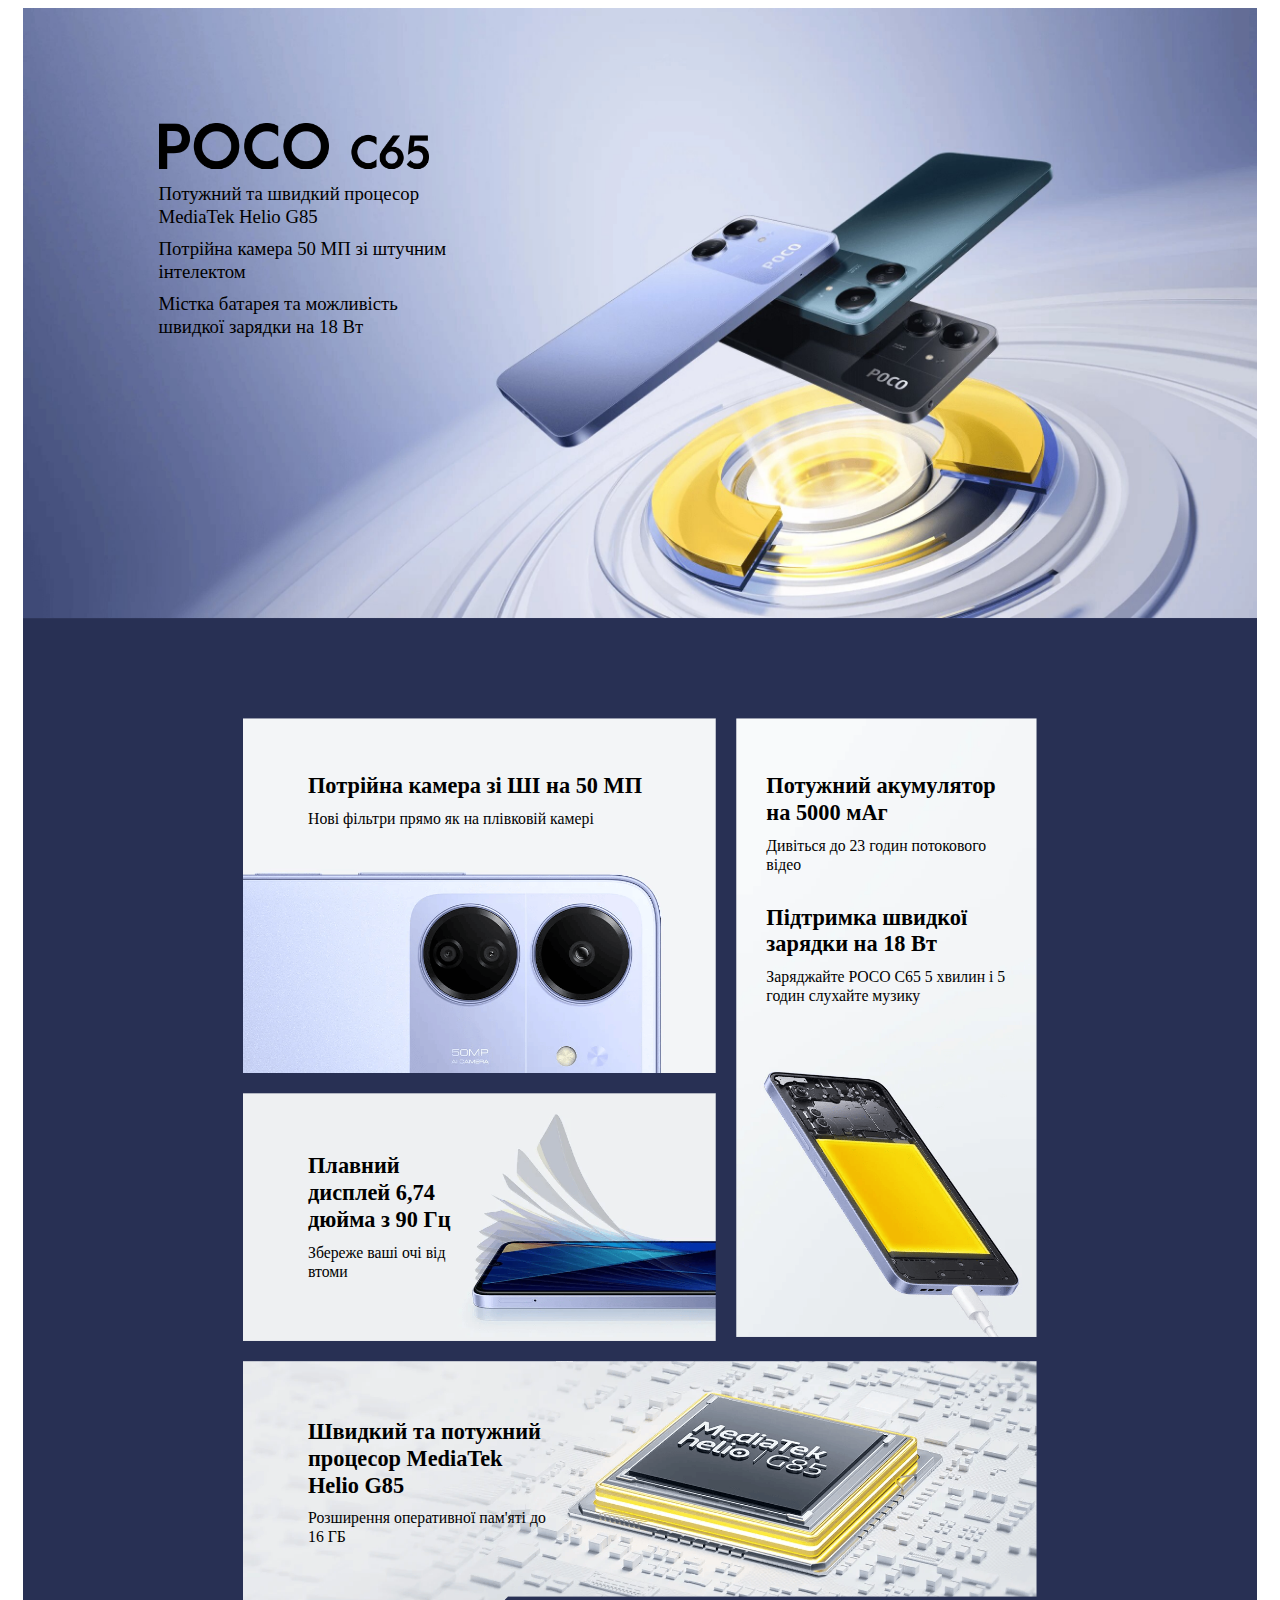
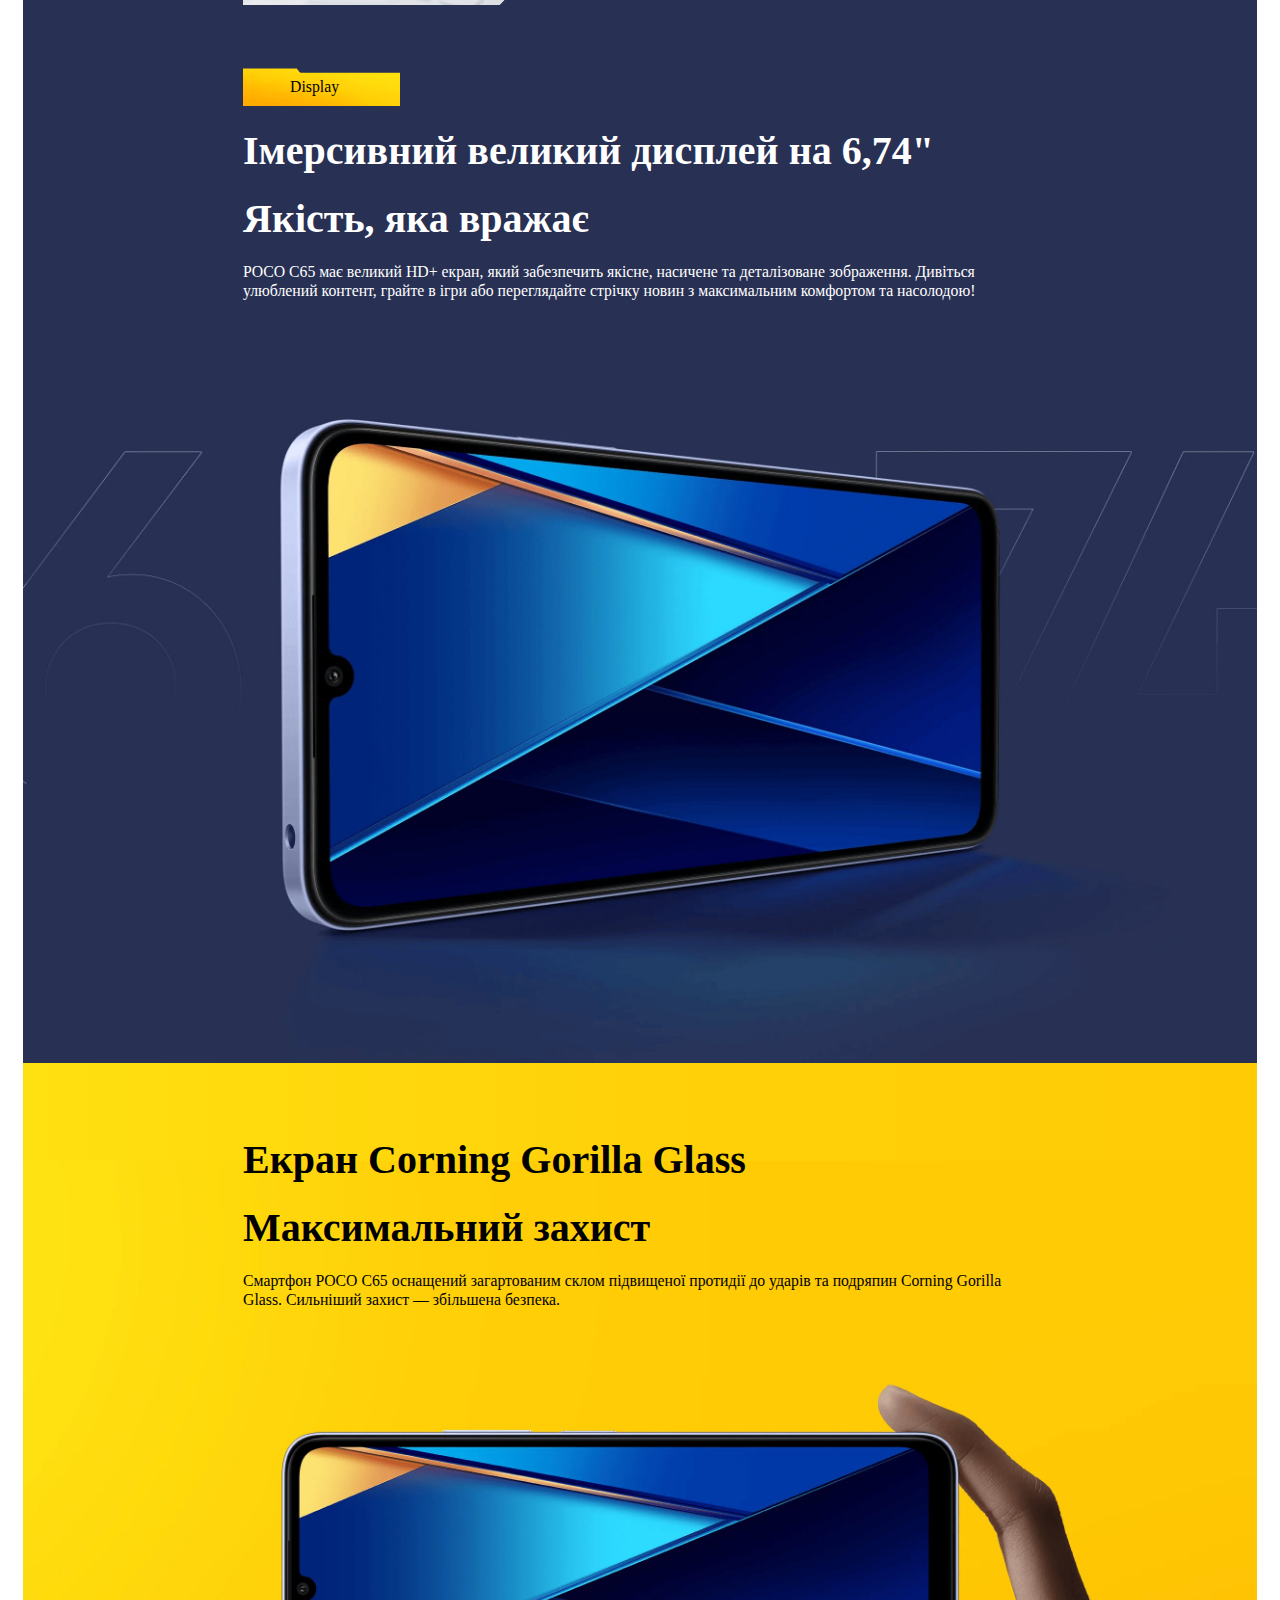
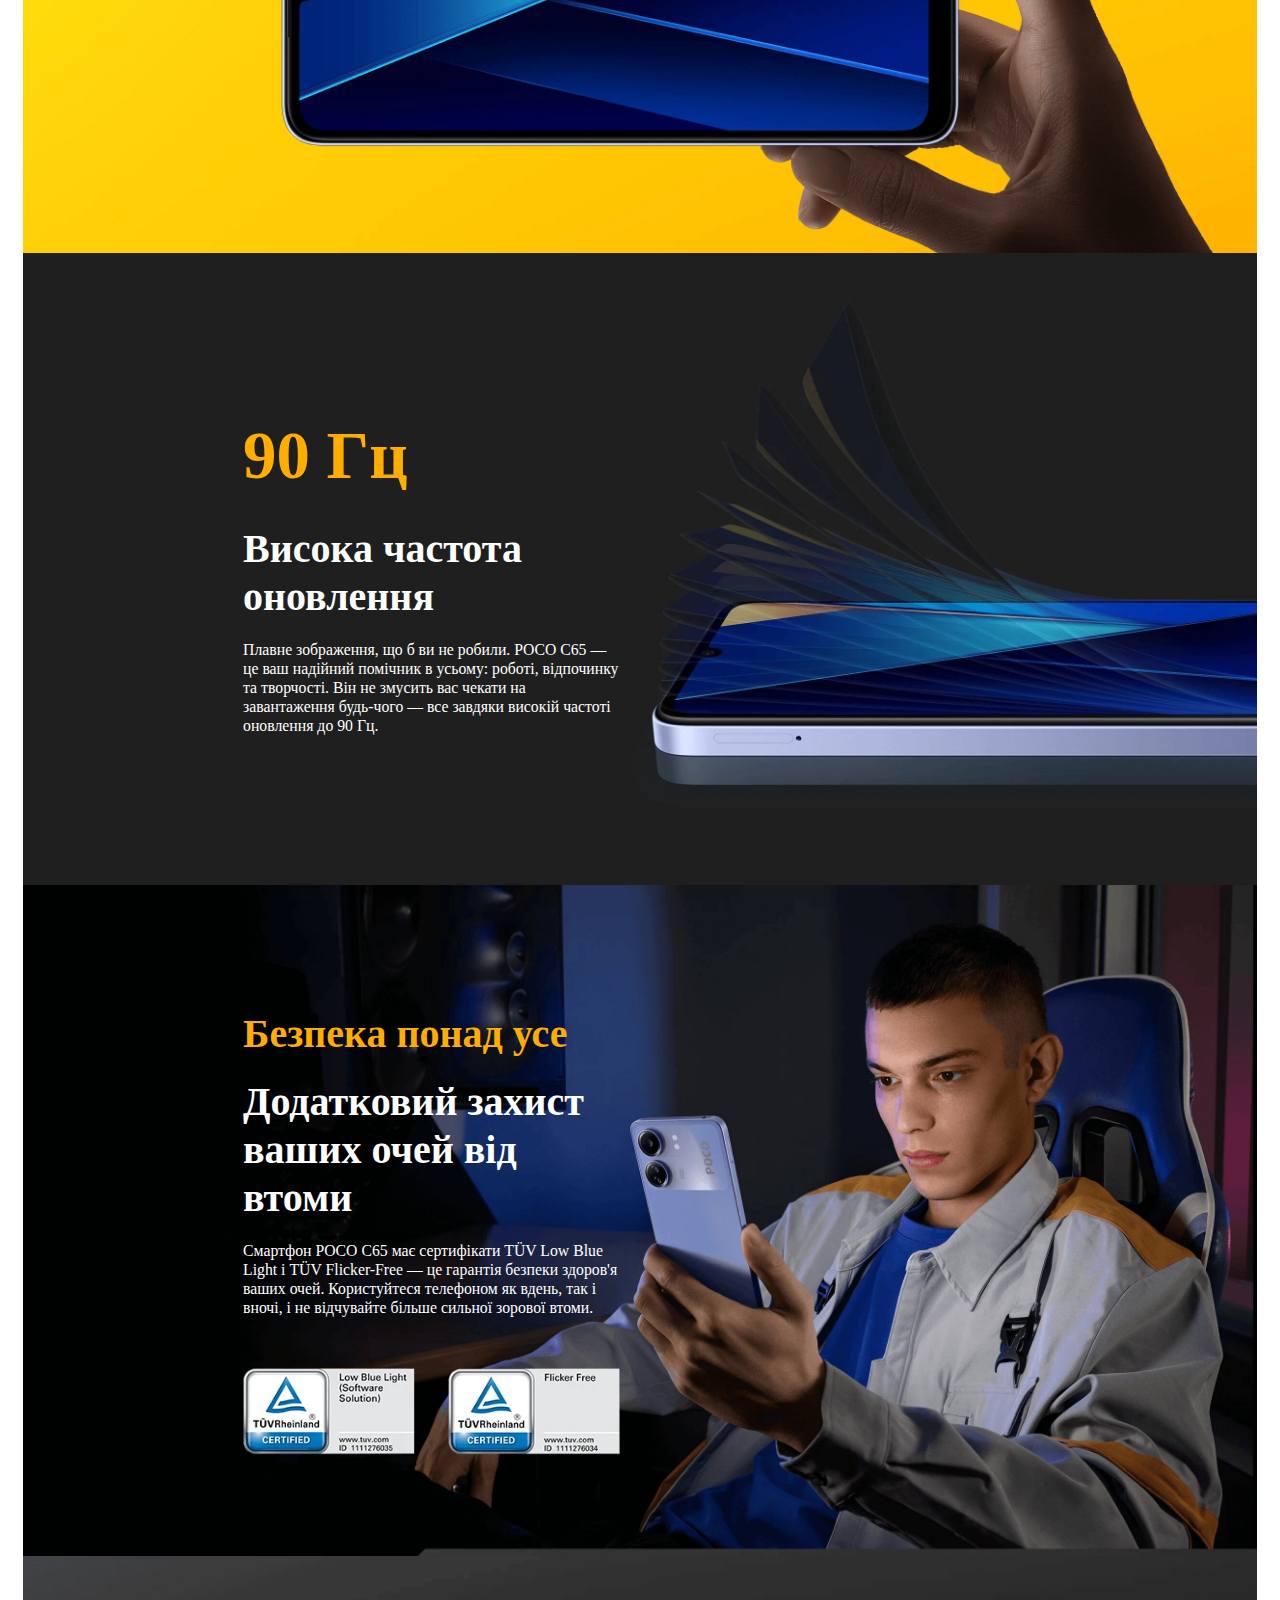
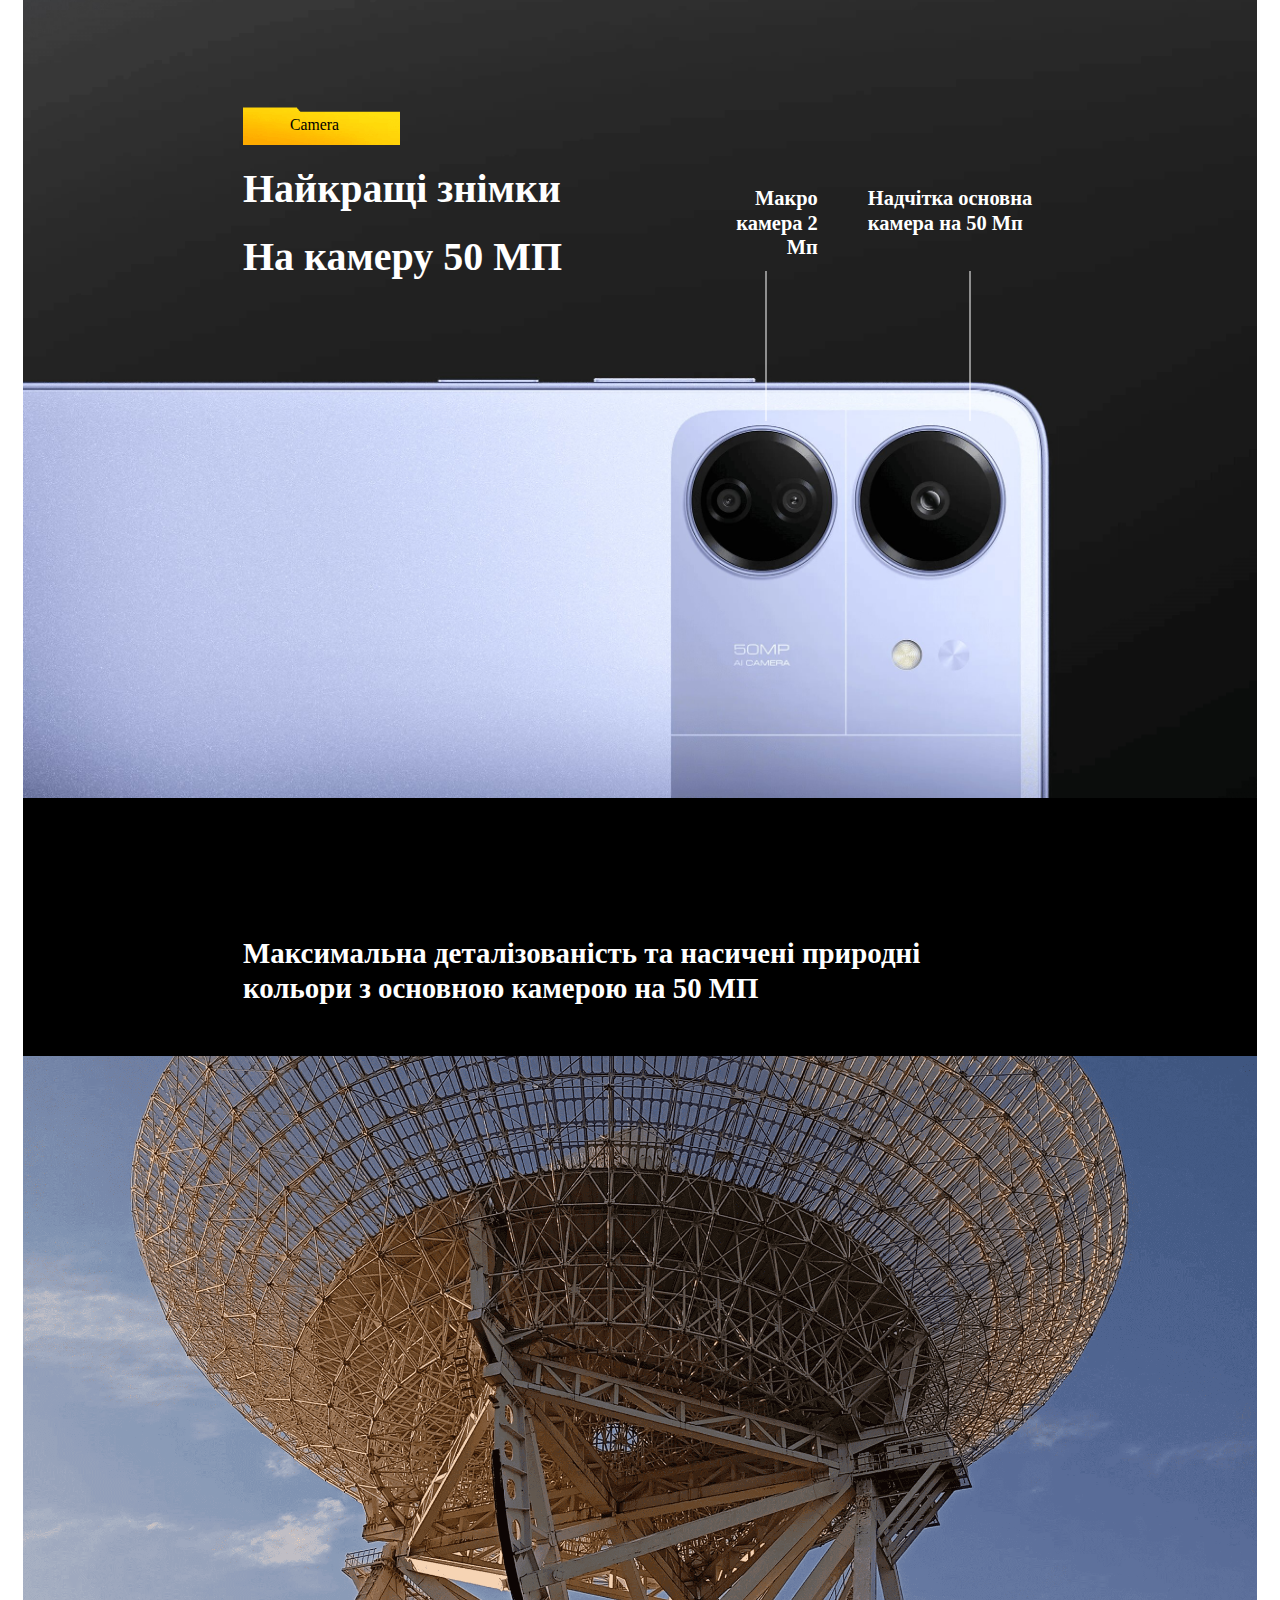
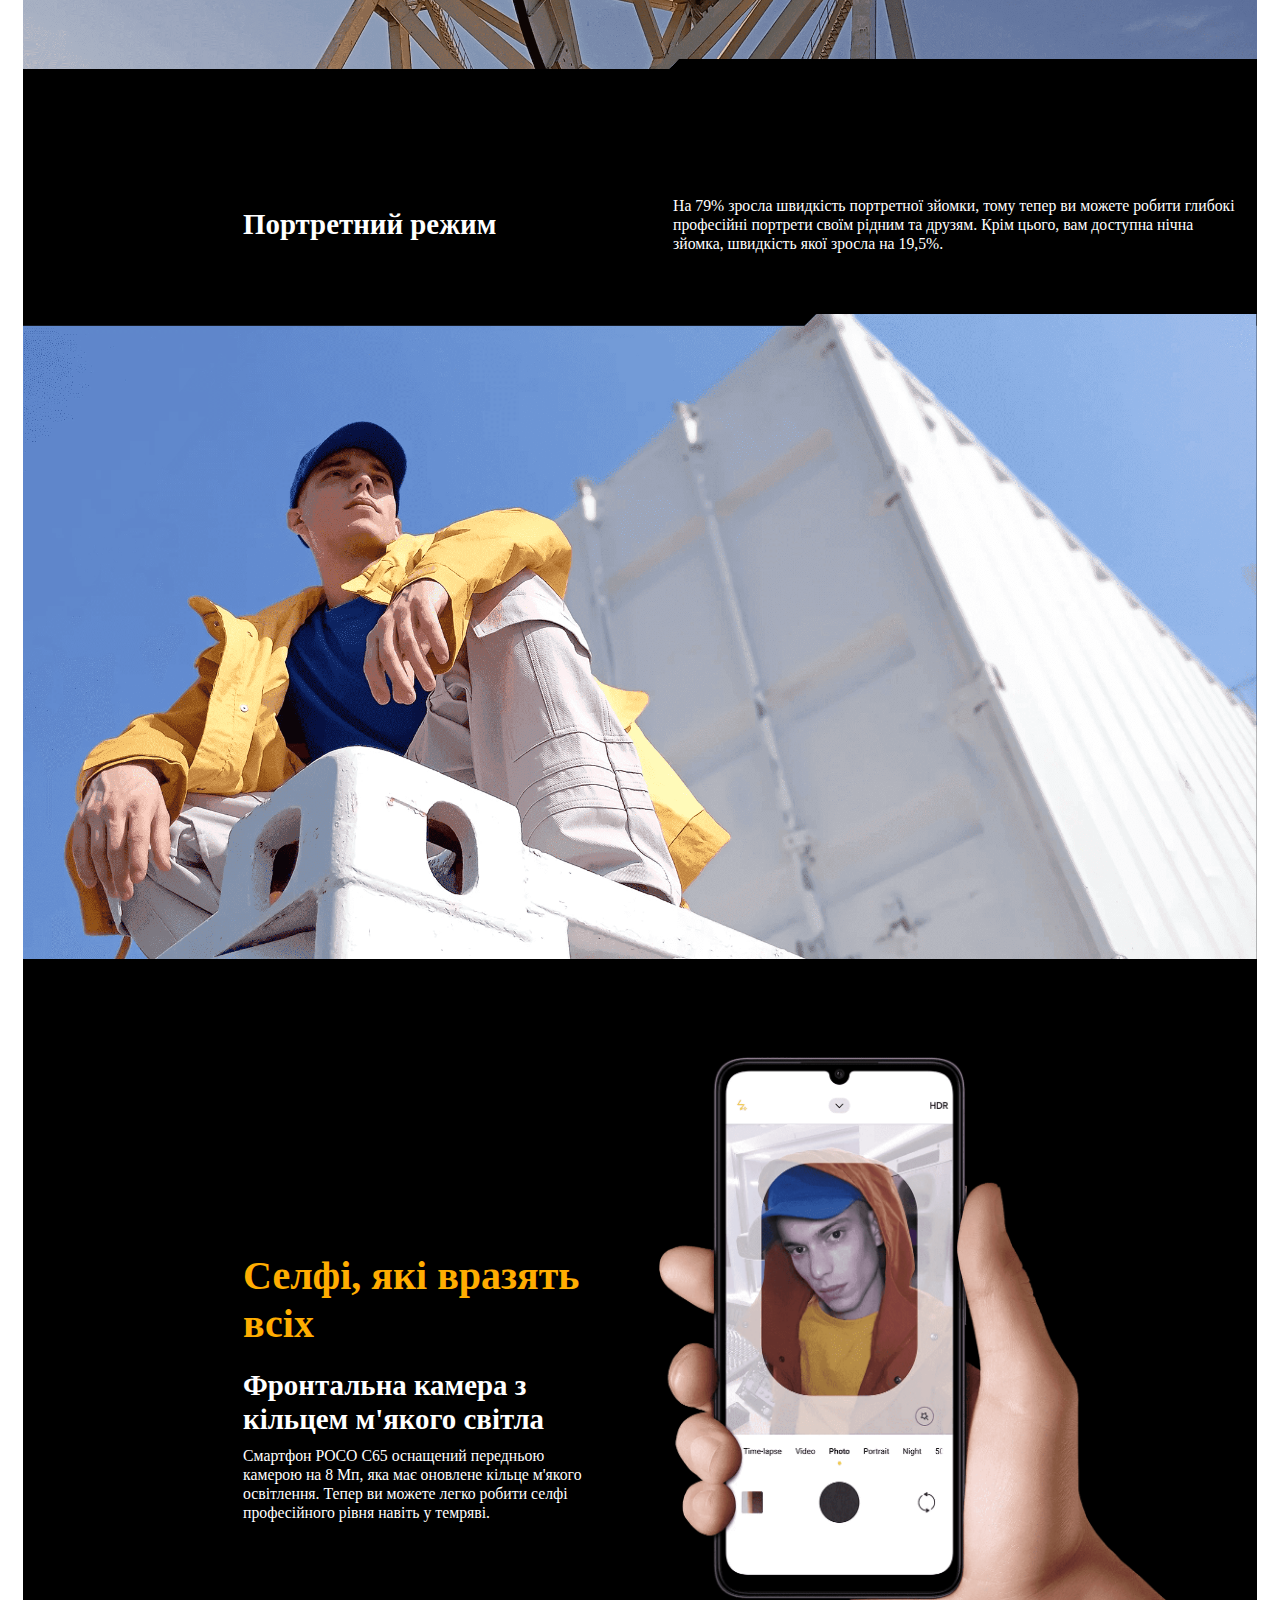
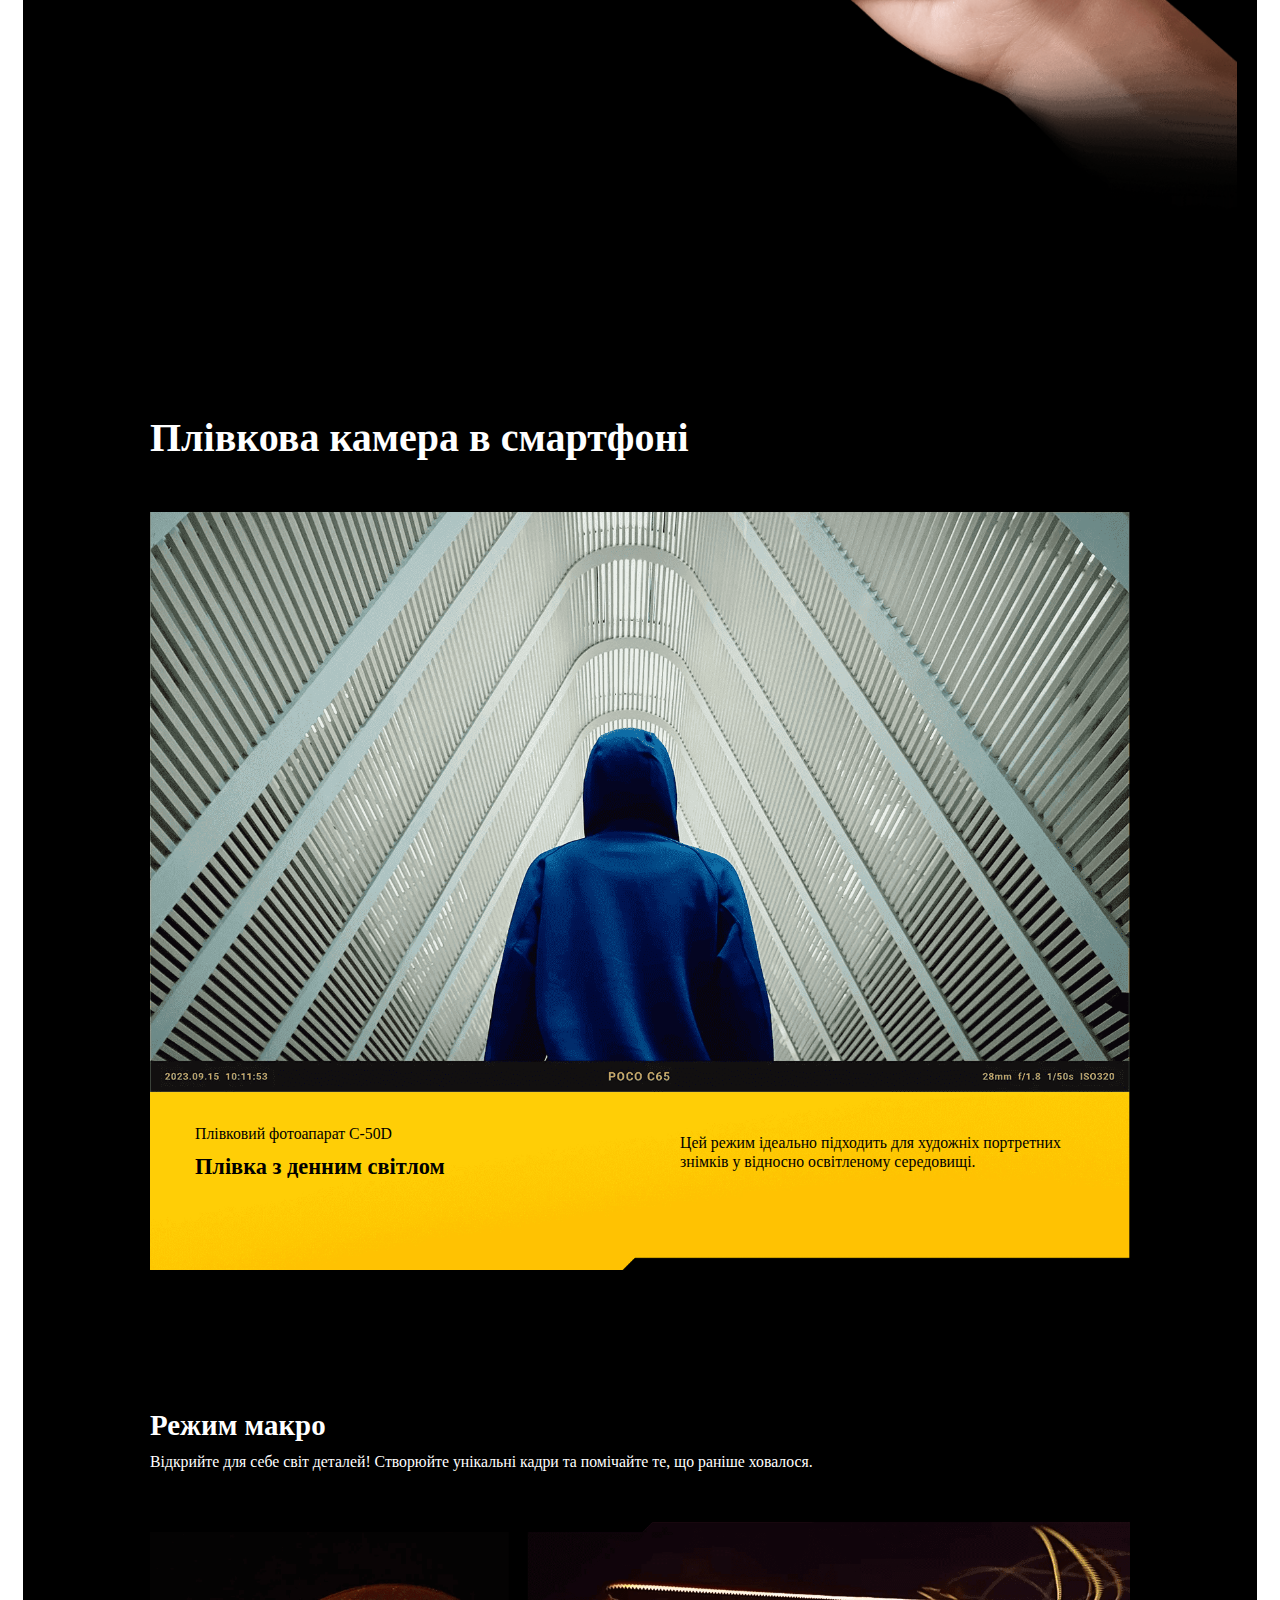
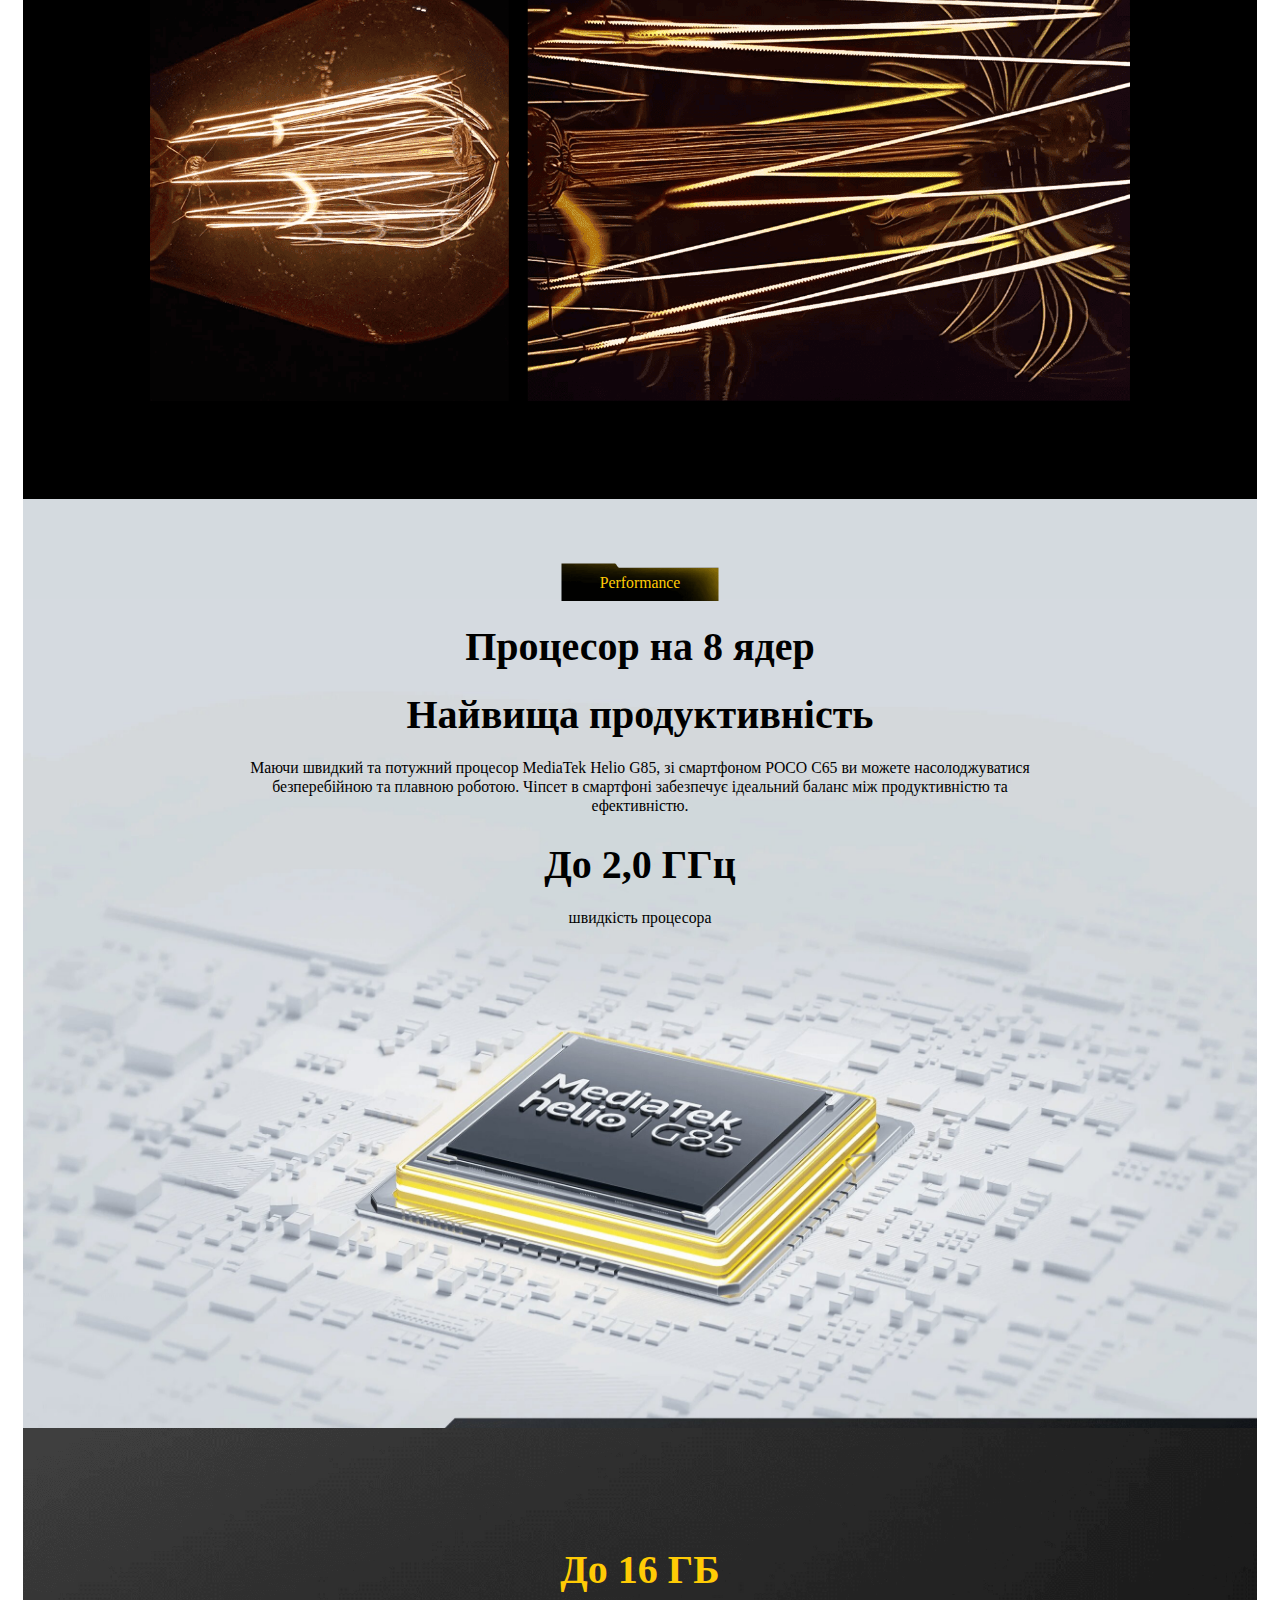
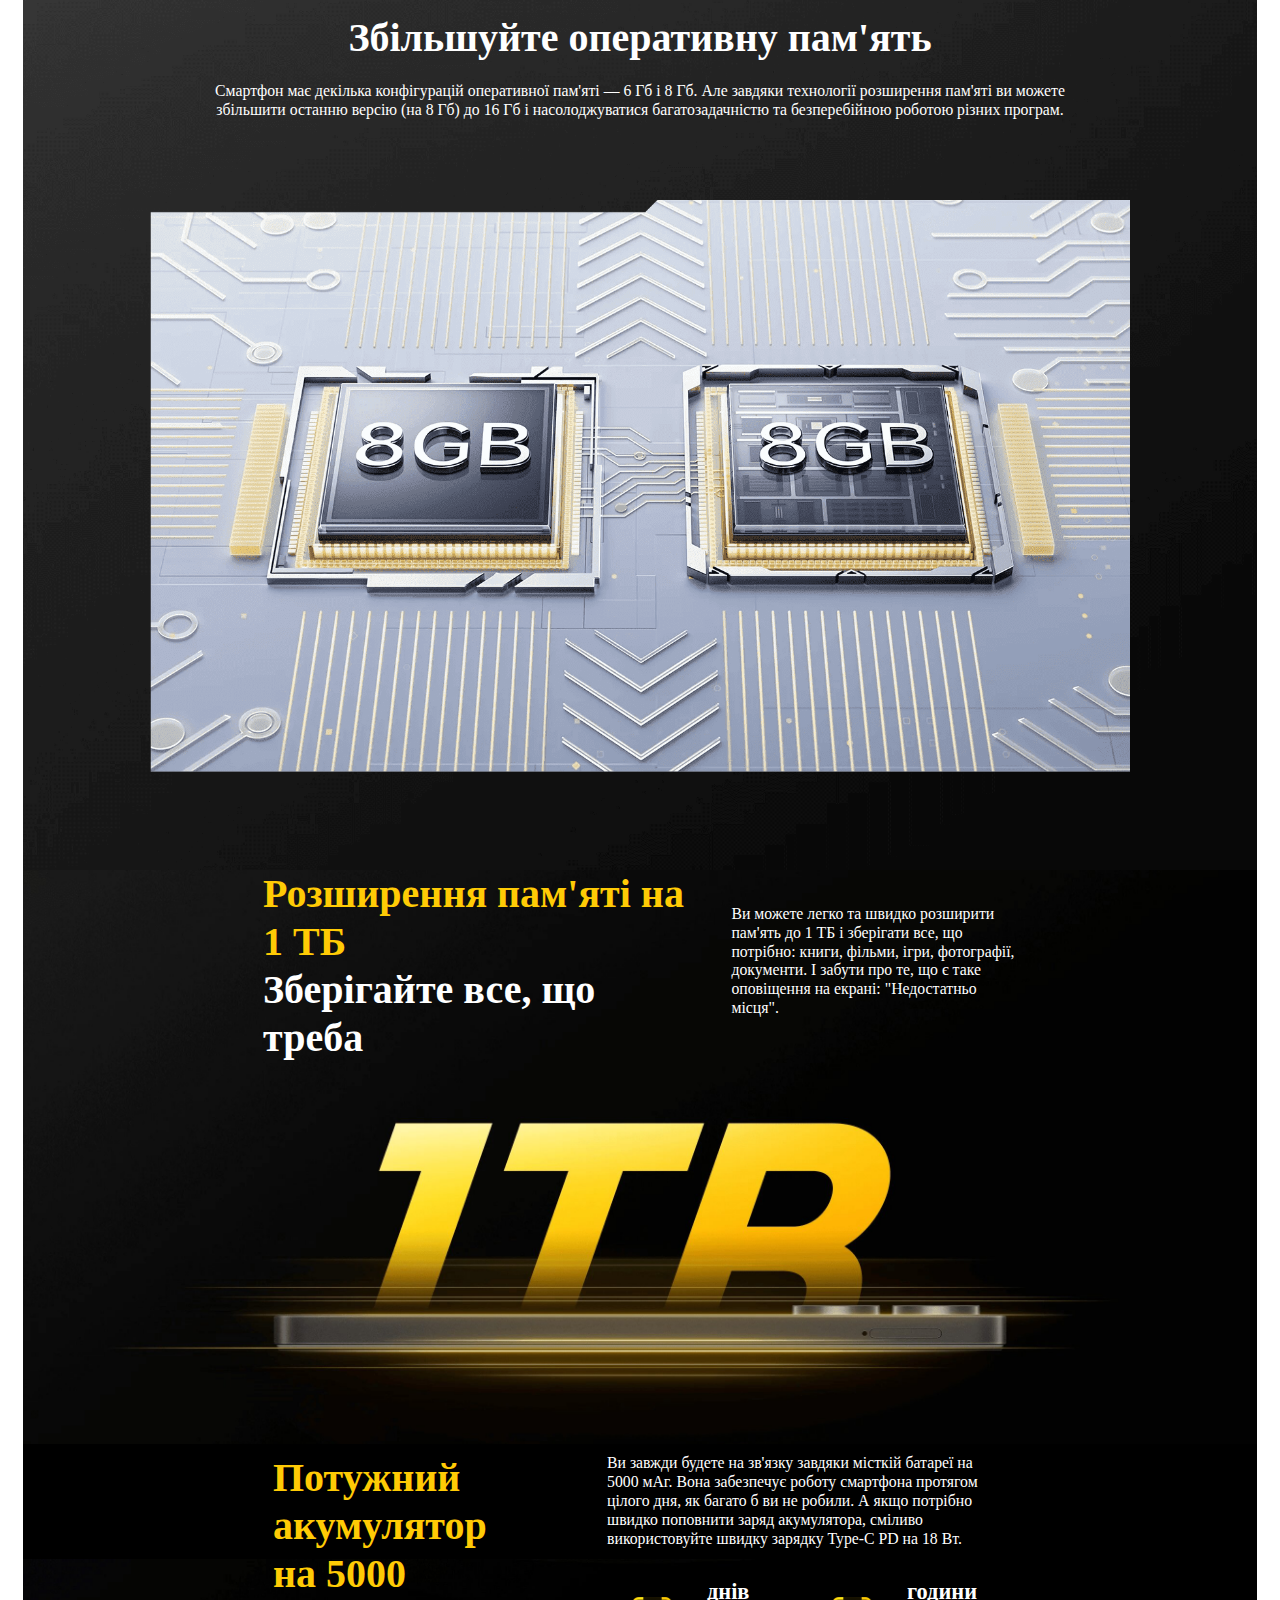
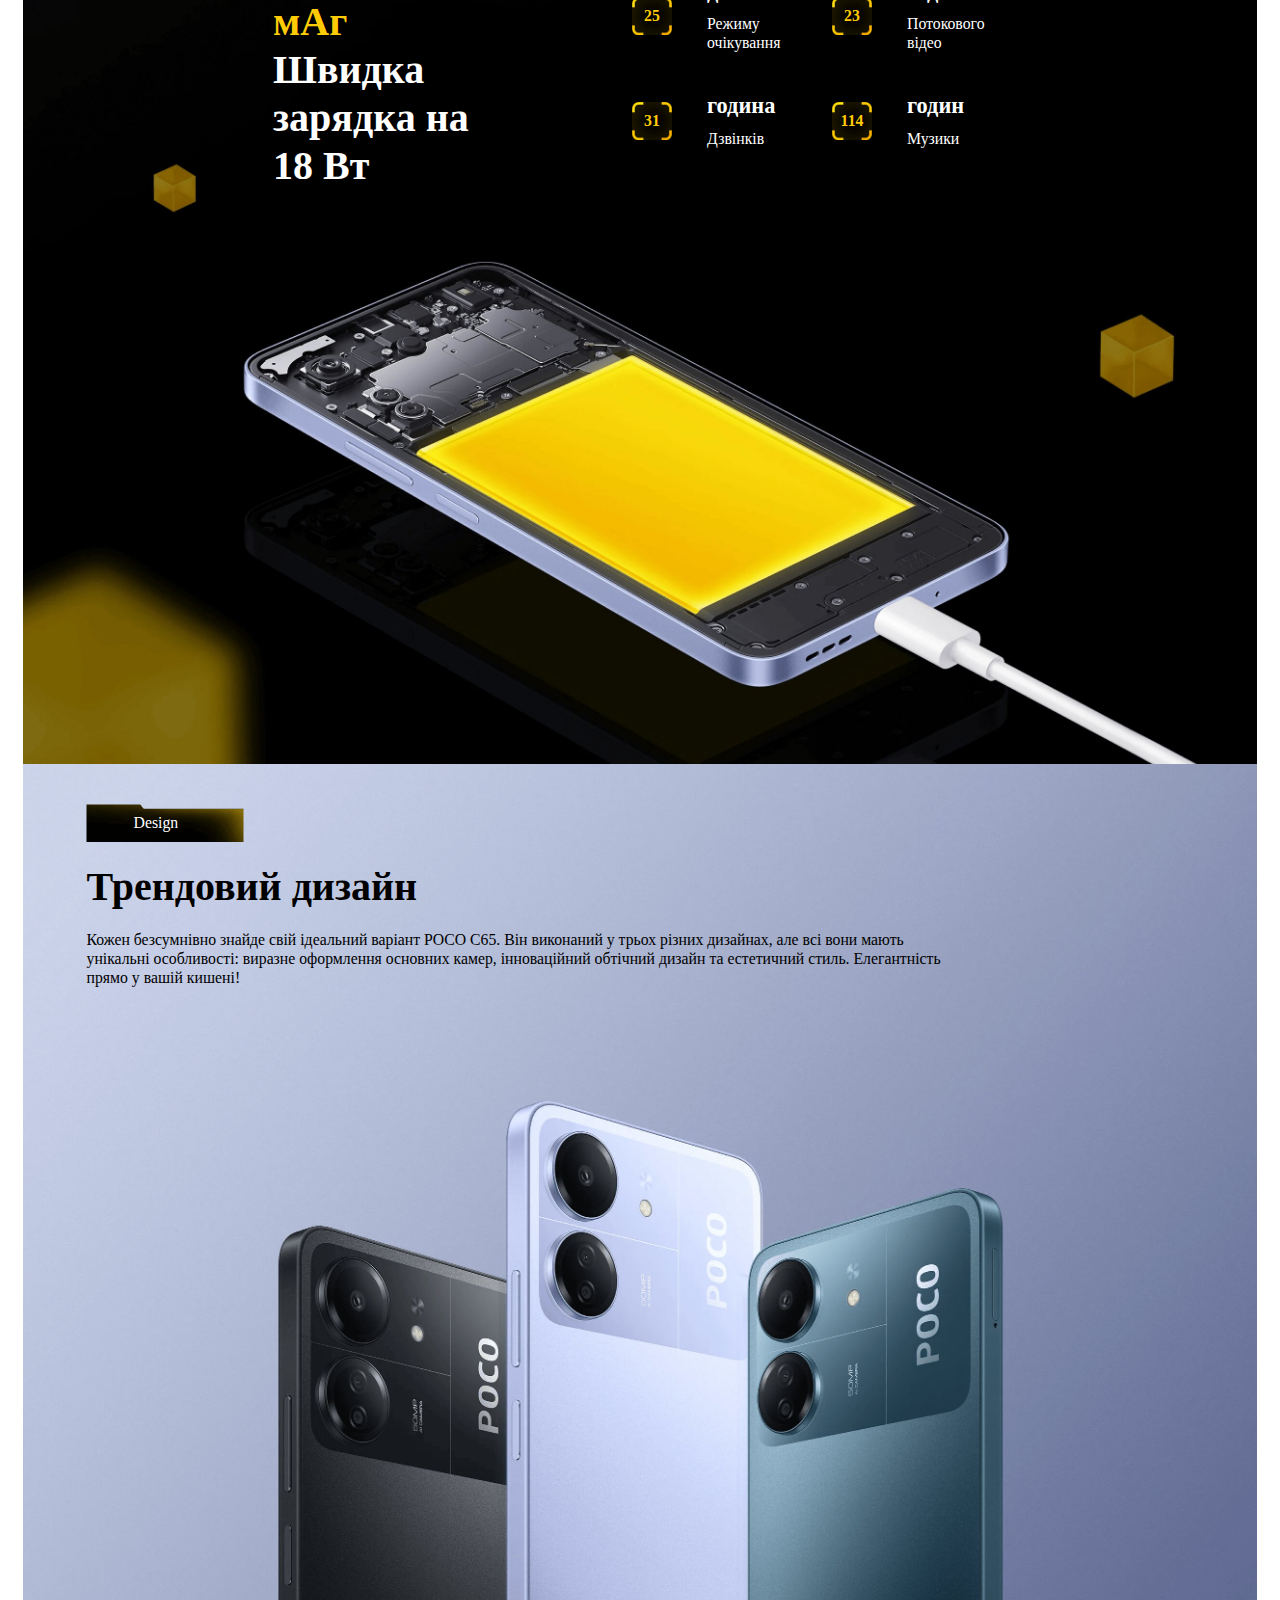
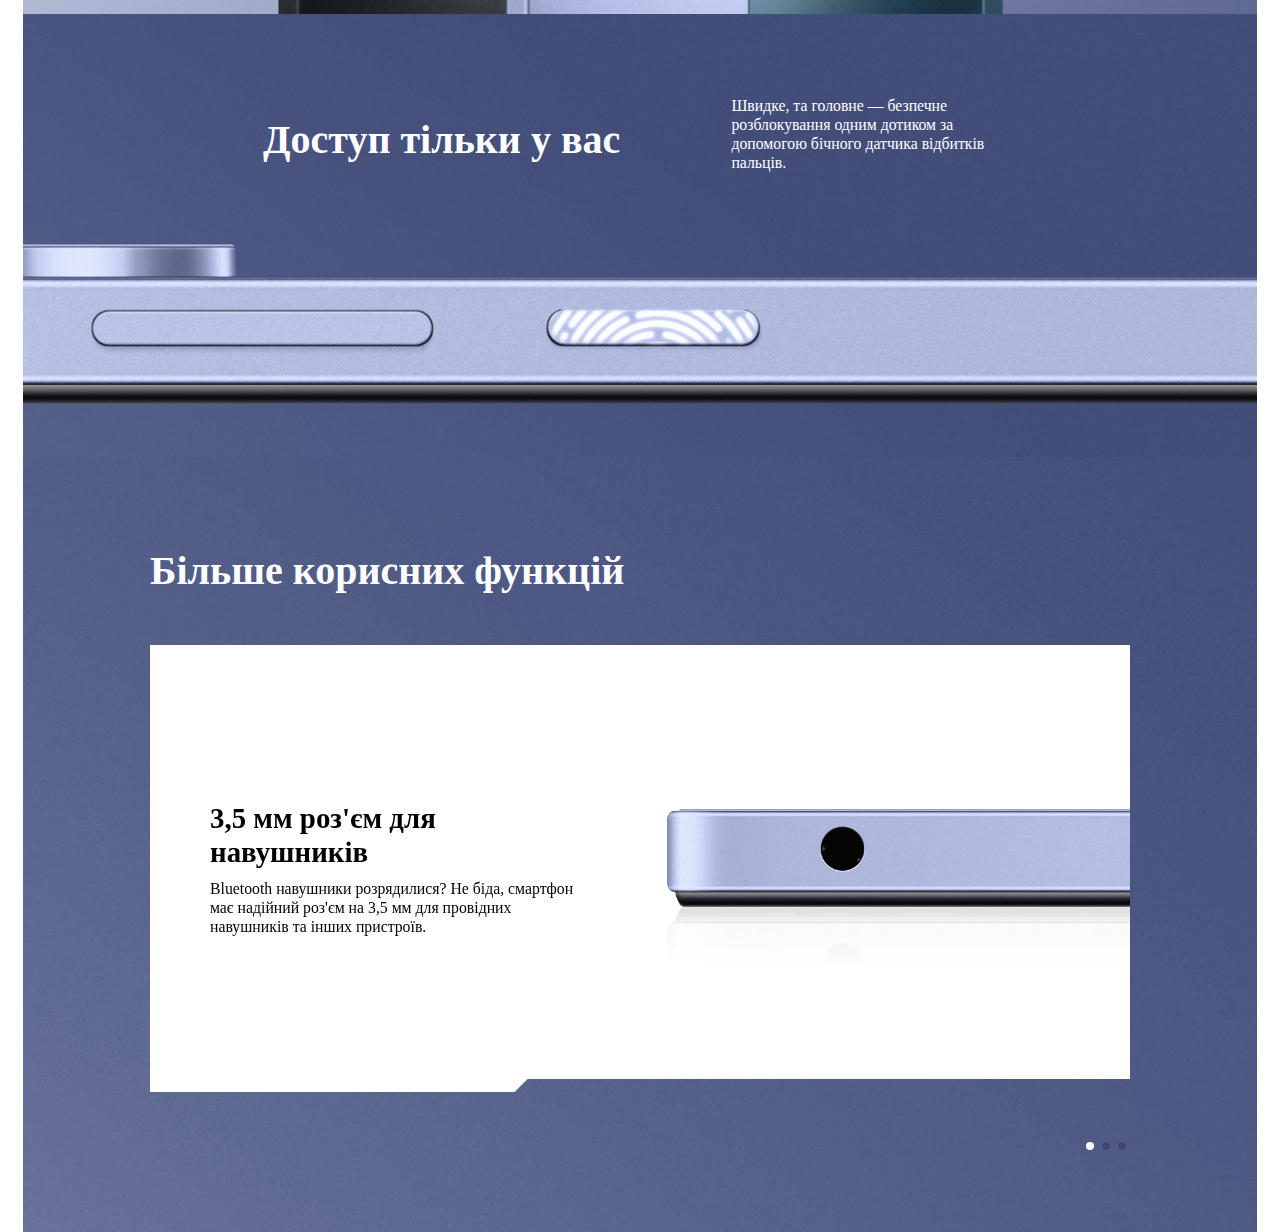
<file: index.html>
<!DOCTYPE html>
<html lang="ua">
  <head>
    <meta charset="UTF-8" />
    <meta http-equiv="X-UA-Compatible" content="IE=edge" />
    <meta name="viewport" content="width=device-width, initial-scale=1.0" />
    <title>Document</title>
    <link
      rel="stylesheet"
      href="https://cdn.jsdelivr.net/npm/swiper@9/swiper-bundle.min.css"
    />
    <link rel="stylesheet" href="./css/style.css" />
    <link rel="stylesheet" href="./css/style.sass" />
  </head>

  <body>
    <div id="maincontent">
      <div class="maincontent__container">
        <div class="maincontent__box top-box">
          <div class="top-box__inner">
            <div class="top-box__img">
              <img src="./img/img01.jpg" alt="" />
            </div>
            <div class="top-box__content">
              <p>
                <span>Потужний та швидкий процесор MediaTek Helio G85</span>
              </p>
              <p><span>Потрійна камера 50 МП зі штучним інтелектом </span></p>
              <p>
                <span
                  >Містка батарея та можливість швидкої зарядки на 18 Вт</span
                >
              </p>
            </div>
          </div>
        </div>
        <div class="maincontent__box poco-table">
          <div class="poco-table__bg">
            <div class="poco-table__inner">
              <div class="poco-table__items">
                <div class="poco-table__item-wrapper">
                  <div class="poco-table__item-inner">
                    <div class="poco-table__item poco-table__item_01">
                      <div
                        class="poco-table__item-text poco-table__item-text_01"
                      >
                        <h4>Потрійна камера зі ШІ на 50 МП</h4>
                        <p>Нові фільтри прямо як на плівковій камері</p>
                      </div>
                      <div class="poco-table__item-img">
                        <img src="./img/img02_1.png" alt="" />
                      </div>
                    </div>
                    <div class="poco-table__item poco-table__item_02">
                      <div
                        class="poco-table__item-text poco-table__item-text_02"
                      >
                        <h4>Плавний дисплей 6,74 дюйма з 90 Гц</h4>
                        <p>Збереже ваші очі від втоми</p>
                      </div>
                      <div class="poco-table__item-img">
                        <img src="./img/img02_2.png" alt="" />
                      </div>
                    </div>
                  </div>
                  <div class="poco-table__item poco-table__item_03">
                    <div class="poco-table__item-text poco-table__item-text_03">
                      <h4>Потужний акумулятор на 5000 мАг</h4>
                      <p>Дивіться до 23 годин потокового відео</p>
                      <h4>Підтримка швидкої зарядки на 18 Вт</h4>
                      <p>
                        Заряджайте POCO C65 5 хвилин і 5 годин слухайте музику
                      </p>
                    </div>
                    <picture class="poco-table__item-img">
                      <source
                        media="(max-width: 767.98px)"
                        srcset="./img/img02_3_mob.png"
                      />
                      <source
                        media="(min-width: 768px)"
                        srcset="./img/img02_3.png"
                      />
                      <img src="./img/img02_3.png" alt="" />
                    </picture>
                  </div>
                </div>
                <div class="poco-table__item poco-table__item_04">
                  <div class="poco-table__item-text poco-table__item-text_04">
                    <h4>Швидкий та потужний процесор MediaTek Helio G85</h4>
                    <p>Розширення оперативної пам'яті до 16 ГБ</p>
                  </div>
                  <div class="poco-table__item-img">
                    <img src="./img/img02_4.png" alt="" />
                  </div>
                </div>
              </div>
            </div>
          </div>
        </div>
        <div class="maincontent__box poco-bg">
          <div class="poco-bg__inner">
            <div class="poco-bg__content">
              <p><span>Display</span></p>
              <h2>Імерсивний великий дисплей на 6,74"</h2>
              <h2>Якість, яка вражає</h2>
              <p>
                POCO C65 має великий HD+ екран, який забезпечить якісне,
                насичене та деталізоване зображення. Дивіться улюблений контент,
                грайте в ігри або переглядайте стрічку новин з максимальним
                комфортом та насолодою!
              </p>
            </div>
            <div class="poco-bg__img">
              <img src="./img/img03.jpg" alt="" />
            </div>
          </div>
        </div>
        <div class="maincontent__box poco-bg yellow-box">
          <div class="poco-bg__inner yellow-box__inner">
            <div class="poco-bg__content yellow-box__content">
              <h2>Екран Corning Gorilla Glass</h2>
              <h2>Максимальний захист</h2>
              <p>
                Смартфон POCO C65 оснащений загартованим склом підвищеної
                протидії до ударів та подряпин Corning Gorilla Glass. Сильніший
                захист — збільшена безпека.
              </p>
            </div>
            <div class="poco-bg__img">
              <img src="./img/img04.jpg" alt="" />
            </div>
          </div>
        </div>
        <div class="maincontent__box poco-bg black-box">
          <div class="poco-bg__inner black-box__inner">
            <div class="poco-bg__content black-box__content">
              <h2><span>90 Гц</span></h2>
              <h2>Висока частота оновлення</h2>
              <p>
                Плавне зображення, що б ви не робили. POCO C65 — це ваш надійний
                помічник в усьому: роботі, відпочинку та творчості. Він не
                змусить вас чекати на завантаження будь-чого — все завдяки
                високій частоті оновлення до 90 Гц.
              </p>
            </div>
            <picture class="poco-bg__img">
              <source
                media="(max-width: 650.98px)"
                srcset="./img/img05_mob.jpg"
              />
              <source media="(min-width: 651px)" srcset="./img/img05.jpg" />
              <img src="./img/img05.jpg" alt="" />
            </picture>
          </div>
        </div>
        <div class="maincontent__box poco-bg black-box poco-safety">
          <div class="poco-bg__inner black-box__inner poco-safety__inner">
            <div
              class="poco-bg__content black-box__content poco-safety__content"
            >
              <h2>Безпека понад усе</h2>
              <h2>Додатковий захист ваших очей від втоми</h2>
              <p>
                Смартфон POCO C65 має сертифікати TÜV Low Blue Light і TÜV
                Flicker-Free — це гарантія безпеки здоров'я ваших очей.
                Користуйтеся телефоном як вдень, так і вночі, і не відчувайте
                більше сильної зорової втоми.
              </p>
              <img src="./img/icon06.png" alt="" />
            </div>
            <div class="poco-bg__img">
              <img src="./img/img06.jpg" alt="" />
            </div>
          </div>
        </div>
        <div class="maincontent__box poco-bg black-box poco-camera">
          <div class="poco-bg__inner black-box__inner poco-camera__inner">
            <div
              class="poco-bg__content black-box__content poco-camera__content"
            >
              <p><span>Camera</span></p>
              <h2>Найкращі знімки</h2>
              <h2>На камеру 50 МП</h2>
            </div>
            <div class="poco-camera__media">
              <div class="poco-camera__text">
                <p>Макро камера 2 Мп</p>
                <p>Надчітка основна камера на 50 Мп</p>
              </div>
              <div class="poco-bg__img">
                <img src="./img/img07.jpg" alt="" />
              </div>
            </div>
          </div>
        </div>
        <div class="maincontent__box poco-box">
          <div class="poco-box__bg">
            <div class="poco-box__text poco-box__text_ml">
              <h3>
                Максимальна деталізованість та насичені природні кольори з
                основною камерою на 50 МП
              </h3>
            </div>
            <div class="poco-box__img poco-box__img_r">
              <img src="./img/img08.png" alt="" />
            </div>
          </div>
        </div>
        <div class="maincontent__box poco-box">
          <div class="poco-box__bg">
            <div class="poco-box__text poco-box__text_ml poco-box__text_flex">
              <h3>Портретний режим</h3>
              <p>
                На 79% зросла швидкість портретної зйомки, тому тепер ви можете
                робити глибокі професійні портрети своїм рідним та друзям. Крім
                цього, вам доступна нічна зйомка, швидкість якої зросла на
                19,5%.
              </p>
            </div>
            <div class="poco-box__img poco-box__img_l">
              <img src="./img/img09.png" alt="" />
            </div>
          </div>
        </div>
        <div class="maincontent__row poco-row">
          <div class="poco-row__bg">
            <div class="poco-row__inner">
              <div class="poco-row__item">
                <div class="poco-row__text">
                  <h2>Селфі, які вразять всіх</h2>
                  <h3>Фронтальна камера з кільцем м'якого світла</h3>
                  <p>
                    Смартфон POCO C65 оснащений передньою камерою на 8 Мп, яка
                    має оновлене кільце м'якого освітлення. Тепер ви можете
                    легко робити селфі професійного рівня навіть у темряві.
                  </p>
                </div>
              </div>
              <div class="poco-row__image">
                <img src="./img/img10.png" alt="" />
              </div>
            </div>
          </div>
        </div>
        <div class="maincontent__box poco-box">
          <div class="poco-box__bg">
            <div class="poco-box__inner">
              <div class="poco-box__text">
                <h2>Плівкова камера в смартфоні</h2>
              </div>
              <div class="poco-box__media">
                <picture class="poco-box__img poco-box__img_c">
                  <source
                    media="(max-width: 650.98px)"
                    srcset="./img/img11_mob.jpg"
                  />
                  <source media="(min-width: 651px)" srcset="./img/img11.png" />
                  <img src="./img/img11.png" alt="" />
                </picture>
                <div class="poco-box__media-content">
                  <div class="poco-box__media-header">
                    <p>Плівковий фотоапарат C-50D</p>
                    <h4>Плівка з денним світлом</h4>
                  </div>
                  <div class="poco-box__media-text">
                    <p>
                      Цей режим ідеально підходить для художніх портретних
                      знімків у відносно освітленому середовищі.
                    </p>
                  </div>
                </div>
              </div>
            </div>
          </div>
        </div>
        <div class="maincontent__box poco-box poco-macro">
          <div class="poco-box__bg poco-macro__bg">
            <div class="poco-box__inner">
              <div class="poco-box__text">
                <h3>Режим макро</h3>
                <p>
                  Відкрийте для себе світ деталей! Створюйте унікальні кадри та
                  помічайте те, що раніше ховалося.
                </p>
              </div>
              <div class="poco-box__media">
                <div class="poco-box__img poco-box__img_c">
                  <img src="./img/img12.png" alt="" />
                </div>
              </div>
            </div>
          </div>
        </div>
        <div class="maincontent__box poco-bg poco-performance">
          <div class="poco-bg__inner poco-performance__inner">
            <div class="poco-bg__content poco-performance__content">
              <div
                class="poco-bg__content-text poco-bg__content-text_01 poco-performance__content-text"
              >
                <p><span>Performance</span></p>
                <h2>Процесор на 8 ядер</h2>
                <h2>Найвища продуктивність</h2>
                <p>
                  Маючи швидкий та потужний процесор MediaTek Helio G85, зі
                  смартфоном POCO C65 ви можете насолоджуватися безперебійною та
                  плавною роботою. Чіпсет в смартфоні забезпечує ідеальний
                  баланс між продуктивністю та ефективністю.
                </p>
              </div>
              <div class="poco-bg__content-text poco-performance__content-text">
                <h2>До 2,0 ГГц</h2>
                <p>швидкість процесора</p>
              </div>
            </div>
            <div class="poco-bg__img">
              <img src="./img/img13.jpg" alt="" />
            </div>
          </div>
        </div>
        <div class="maincontent__box poco-box poco-memory">
          <div class="poco-memory__bg">
            <div class="poco-box__inner poco-memory__inner">
              <div class="poco-box__content poco-memory__content">
                <h2>До 16 ГБ</h2>
                <h2>Збільшуйте оперативну пам'ять</h2>
                <p>
                  Смартфон має декілька конфігурацій оперативної пам'яті — 6 Гб
                  і 8 Гб. Але завдяки технології розширення пам'яті ви можете
                  збільшити останню версію (на 8 Гб) до 16 Гб і насолоджуватися
                  багатозадачністю та безперебійною роботою різних програм.
                </p>
              </div>
              <div class="poco-box__img">
                <img src="./img/img14.png" alt="" />
              </div>
            </div>
          </div>
        </div>
        <div class="maincontent__box poco-box poco-storage">
          <div class="poco-box__bg poco-storage__bg">
            <div class="poco-box__text poco-box__text_flex poco-storage__text">
              <div class="poco-box__text-header poco-storage__text-header">
                <h2>Розширення пам'яті на 1 ТБ</h2>
                <h2>Зберігайте все, що треба</h2>
              </div>
              <p>
                Ви можете легко та швидко розширити пам'ять до 1 ТБ і зберігати
                все, що потрібно: книги, фільми, ігри, фотографії, документи. І
                забути про те, що є таке оповіщення на екрані: "Недостатньо
                місця".
              </p>
            </div>
            <div class="poco-box__img poco-storage__img">
              <img src="./img/img15.jpg" alt="" />
            </div>
          </div>
        </div>
        <div class="maincontent__box poco-box poco-battery">
          <div class="poco-box__bg poco-battery__bg">
            <div class="poco-box__text poco-box__text_flex poco-battery__text">
              <div class="poco-box__text-header poco-battery__text-header">
                <h2>Потужний акумулятор на 5000 мАг</h2>
                <h2>Швидка зарядка на 18 Вт</h2>
              </div>
              <div class="poco-box__text-content poco-battery__text-content">
                <p>
                  Ви завжди будете на зв'язку завдяки місткій батареї на 5000
                  мАг. Вона забезпечує роботу смартфона протягом цілого дня, як
                  багато б ви не робили. А якщо потрібно швидко поповнити заряд
                  акумулятора, сміливо використовуйте швидку зарядку Type-C PD
                  на 18 Вт.
                </p>
                <div class="poco-battery__text-items">
                  <div class="poco-battery__items">
                    <div class="poco-battery__item">
                      <div class="poco-battery__item-num">
                        <p>25</p>
                      </div>
                      <div class="poco-battery__item-text">
                        <h4>днів</h4>
                        <p>Режиму очікування</p>
                      </div>
                    </div>
                    <div class="poco-battery__item">
                      <div class="poco-battery__item-num">
                        <p>31</p>
                      </div>
                      <div class="poco-battery__item-text">
                        <h4>година</h4>
                        <p>Дзвінків</p>
                      </div>
                    </div>
                  </div>
                  <div class="poco-battery__items">
                    <div class="poco-battery__item">
                      <div class="poco-battery__item-num">
                        <p>23</p>
                      </div>
                      <div class="poco-battery__item-text">
                        <h4>години</h4>
                        <p>Потокового відео</p>
                      </div>
                    </div>
                    <div class="poco-battery__item">
                      <div class="poco-battery__item-num">
                        <p>114</p>
                      </div>
                      <div class="poco-battery__item-text">
                        <h4>годин</h4>
                        <p>Музики</p>
                      </div>
                    </div>
                  </div>
                </div>
              </div>
            </div>
            <div class="poco-box__img poco-battery__img">
              <img src="./img/img16.jpg" alt="" />
            </div>
          </div>
        </div>
        <div class="maincontent__box poco-bg poco-design">
          <div class="poco-bg__inner poco-design__inner">
            <div class="poco-bg__content poco-design__content">
              <p><span>Design</span></p>
              <h2>Трендовий дизайн</h2>
              <p>
                Кожен безсумнівно знайде свій ідеальний варіант POCO C65. Він
                виконаний у трьох різних дизайнах, але всі вони мають унікальні
                особливості: виразне оформлення основних камер, інноваційний
                обтічний дизайн та естетичний стиль. Елегантність прямо у вашій
                кишені!
              </p>
            </div>
            <div class="poco-bg__img">
              <img src="./img/img17.jpg" alt="" />
            </div>
          </div>
        </div>
        <div class="maincontent__box poco-box poco-sensor">
          <div class="poco-box__bg poco-sensor__bg">
            <div class="poco-box__text poco-box__text_flex poco-sensor__text">
              <div class="poco-box__text-header poco-sensor__text-header">
                <h2>Доступ тільки у вас</h2>
              </div>
              <p>
                Швидке, та головне — безпечне розблокування одним дотиком за
                допомогою бічного датчика відбитків пальців.
              </p>
            </div>
            <div class="poco-box__img poco-sensor__img">
              <img src="./img/img18.jpg" alt="" />
            </div>
          </div>
        </div>
        <div class="maincontent__box poco-slider">
          <div class="poco-slider__bg">
            <div class="poco-slider__inner">
              <div class="poco-slider__title">
                <h2>Більше корисних функцій</h2>
              </div>
              <div class="swiper">
                <div class="swiper-wrapper">
                  <div class="swiper-slide">
                    <div class="slider__card poco-slider__card">
                      <div class="poco-slider__card-inner">
                        <div class="poco-slider__card-text">
                          <h3>3,5 мм роз'єм для навушників</h3>
                          <p>
                            Bluetooth навушники розрядилися? Не біда, смартфон
                            має надійний роз'єм на 3,5 мм для провідних
                            навушників та інших пристроїв.
                          </p>
                        </div>
                        <div class="poco-slider__card-img">
                          <img src="./img/img19_1.png" alt="" />
                        </div>
                      </div>
                    </div>
                  </div>
                  <div class="swiper-slide">
                    <div class="slider__card poco-slider__card">
                      <div class="poco-slider__card-inner">
                        <div class="poco-slider__card-text">
                          <h3>Зручна ОС</h3>
                          <p>
                            MIUI 14 — це зручна і швидка операційна система,
                            завдяки якій користуватися смартфоном стає ще
                            комфортніше та ефективніше.
                          </p>
                        </div>
                        <div class="poco-slider__card-img">
                          <img src="./img/img19_2.png" alt="" />
                        </div>
                      </div>
                    </div>
                  </div>
                  <div class="swiper-slide">
                    <div class="slider__card poco-slider__card">
                      <div
                        class="poco-slider__card-inner poco-slider__card-inner_line"
                      >
                        <div class="poco-slider__card-items">
                          <div class="poco-slider__card-item">
                            <img src="./img/img19_31.png" alt="" />
                            <h3>Багатофункціональний NFC</h3>
                          </div>
                          <div class="poco-slider__card-item">
                            <img src="./img/img19_32.png" alt="" />
                            <h3>Type-C</h3>
                          </div>
                        </div>
                        <div class="poco-slider__card-img">
                          <img src="./img/img19_3.png" alt="" />
                        </div>
                      </div>
                    </div>
                  </div>
                  ...
                </div>
                <div class="swiper-pagination"></div>
              </div>
            </div>
          </div>
        </div>
      </div>
    </div>

    

    <script src="https://cdn.jsdelivr.net/npm/swiper@9/swiper-bundle.min.js"></script>
    <script src="./js/script.js"></script>
  </body>
</html>
</file>
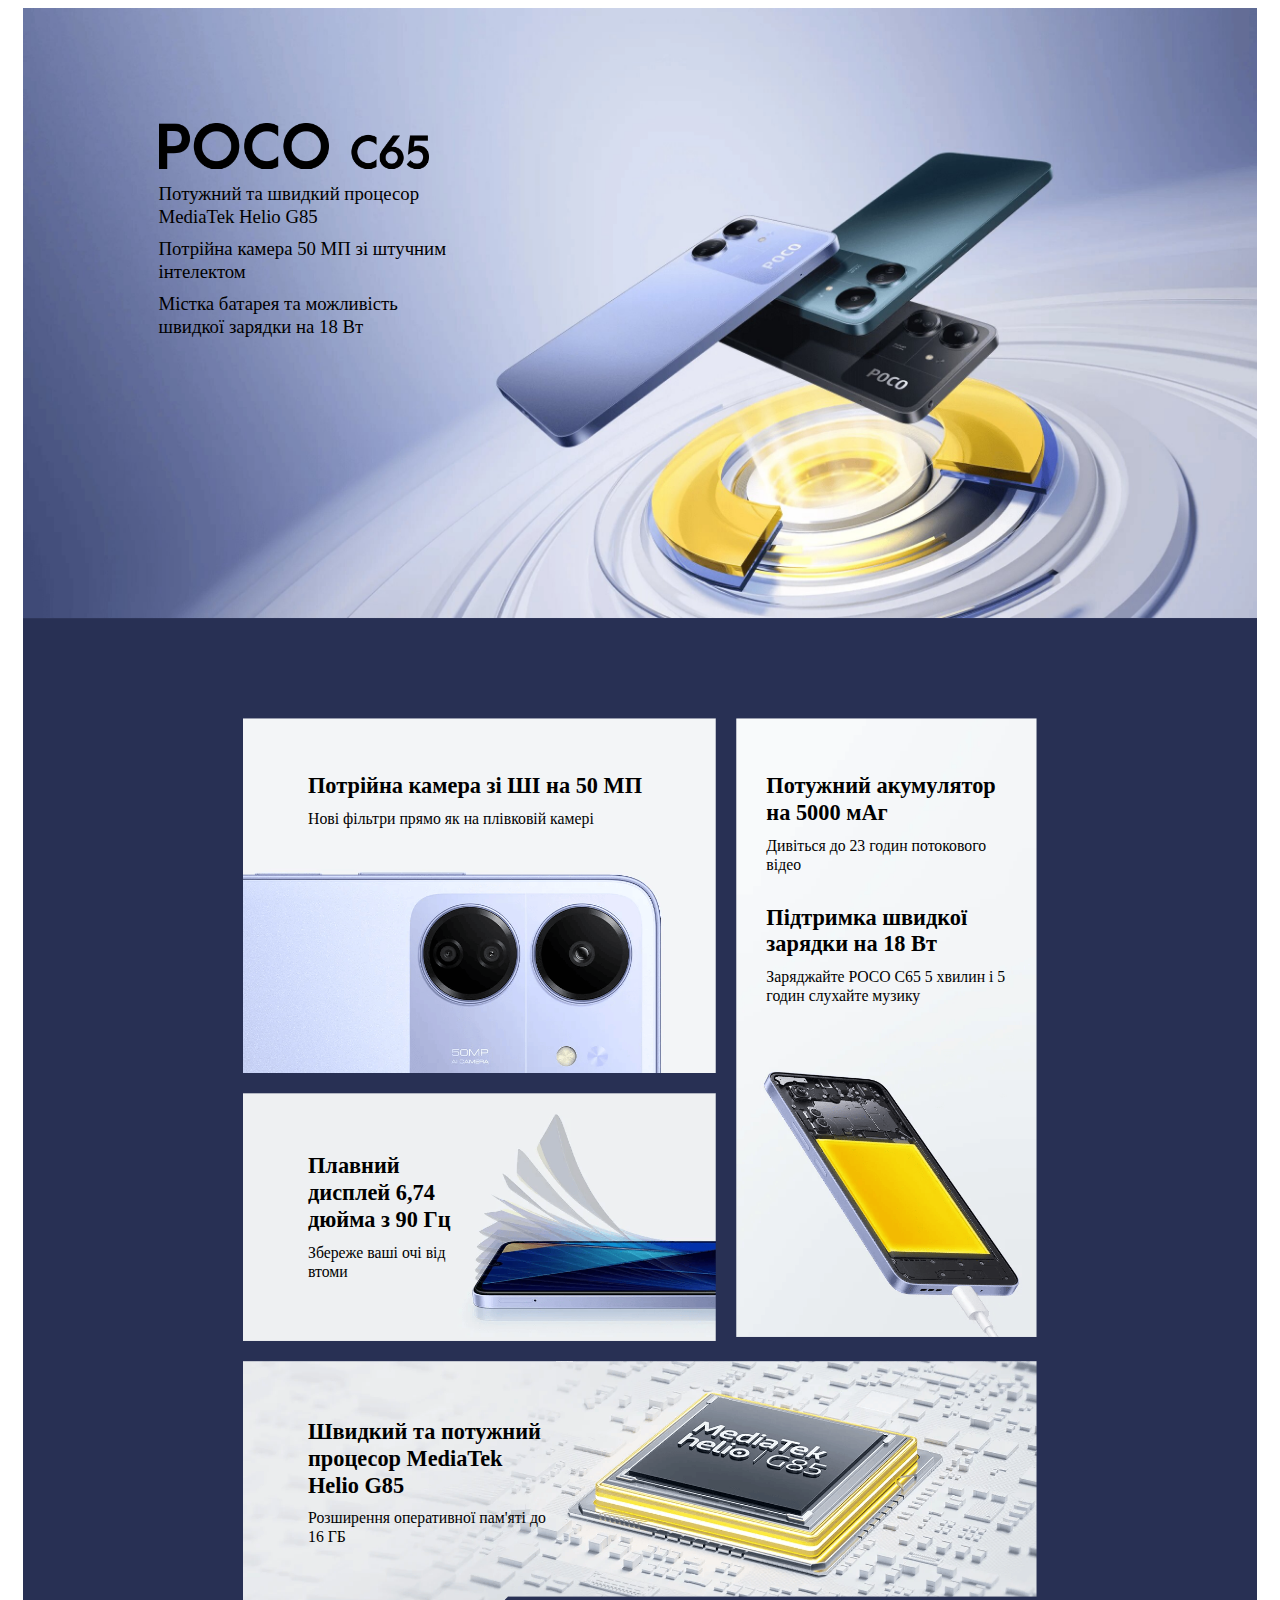
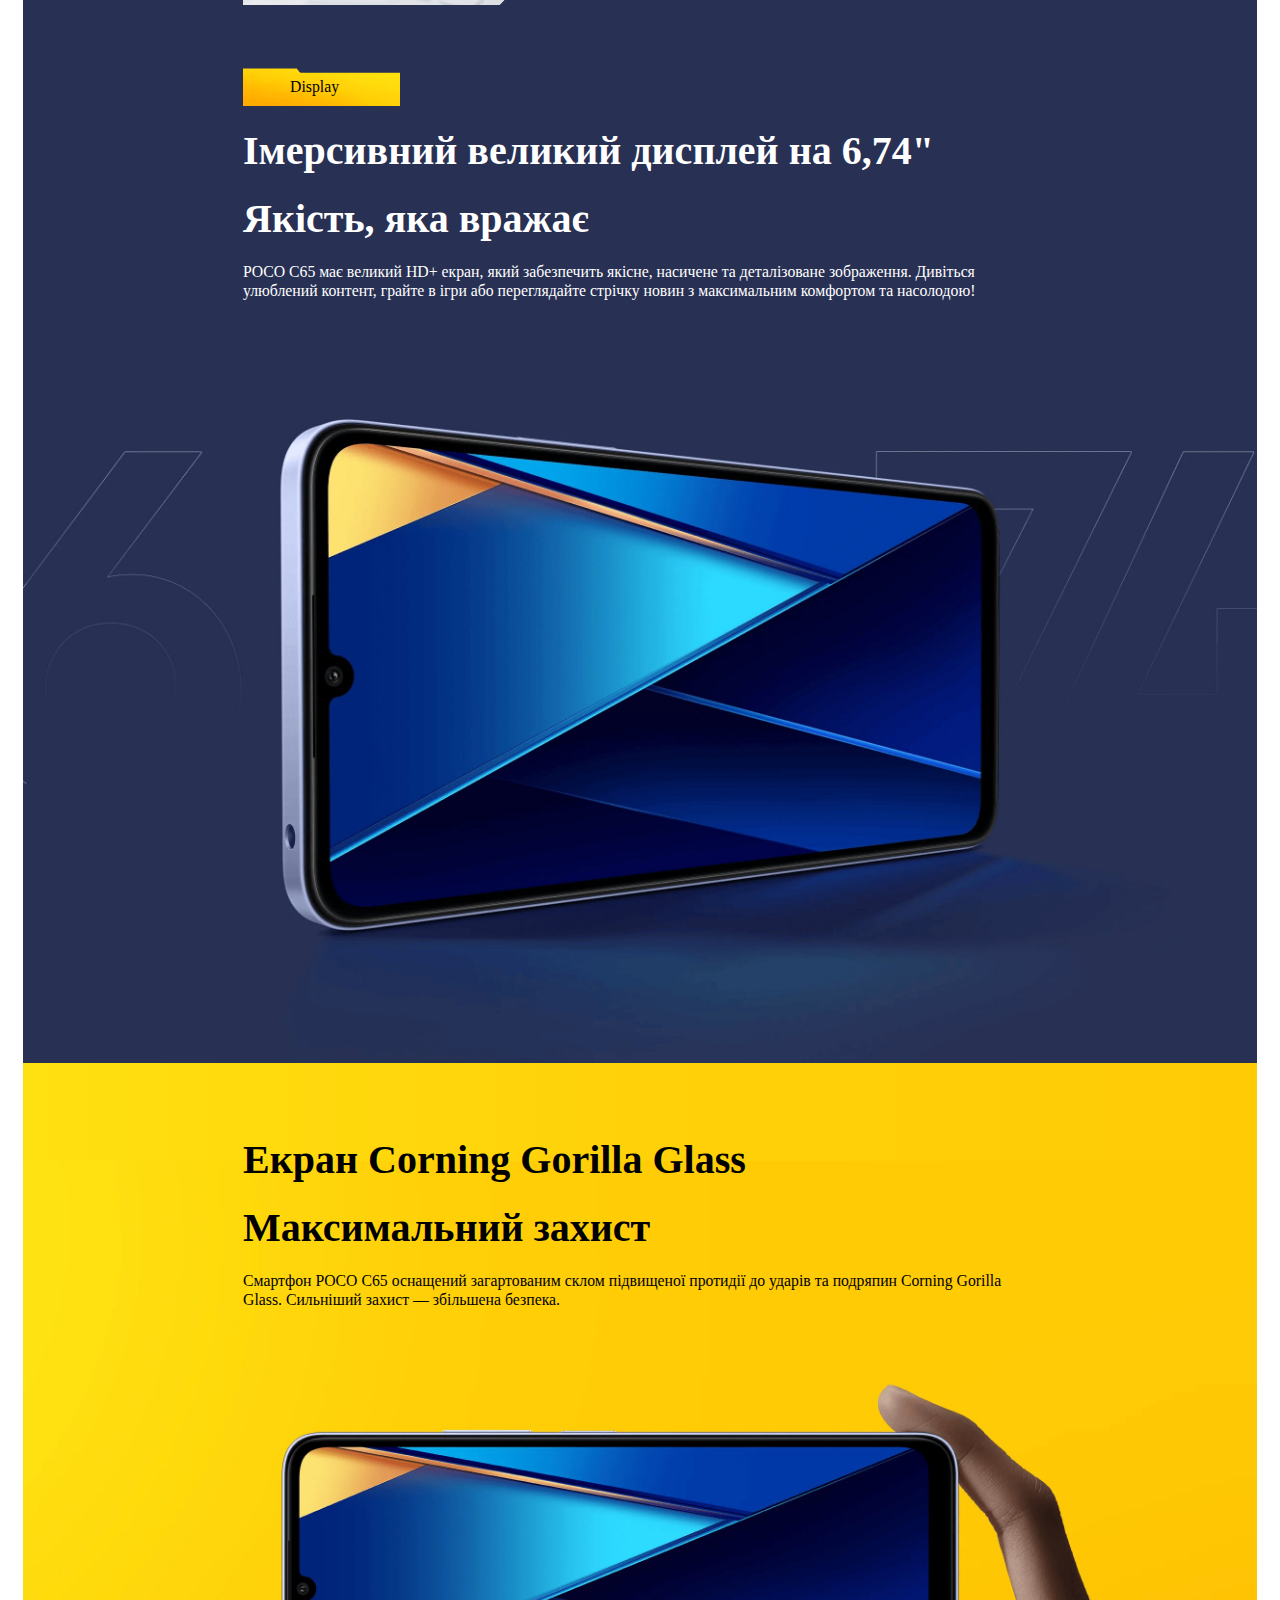
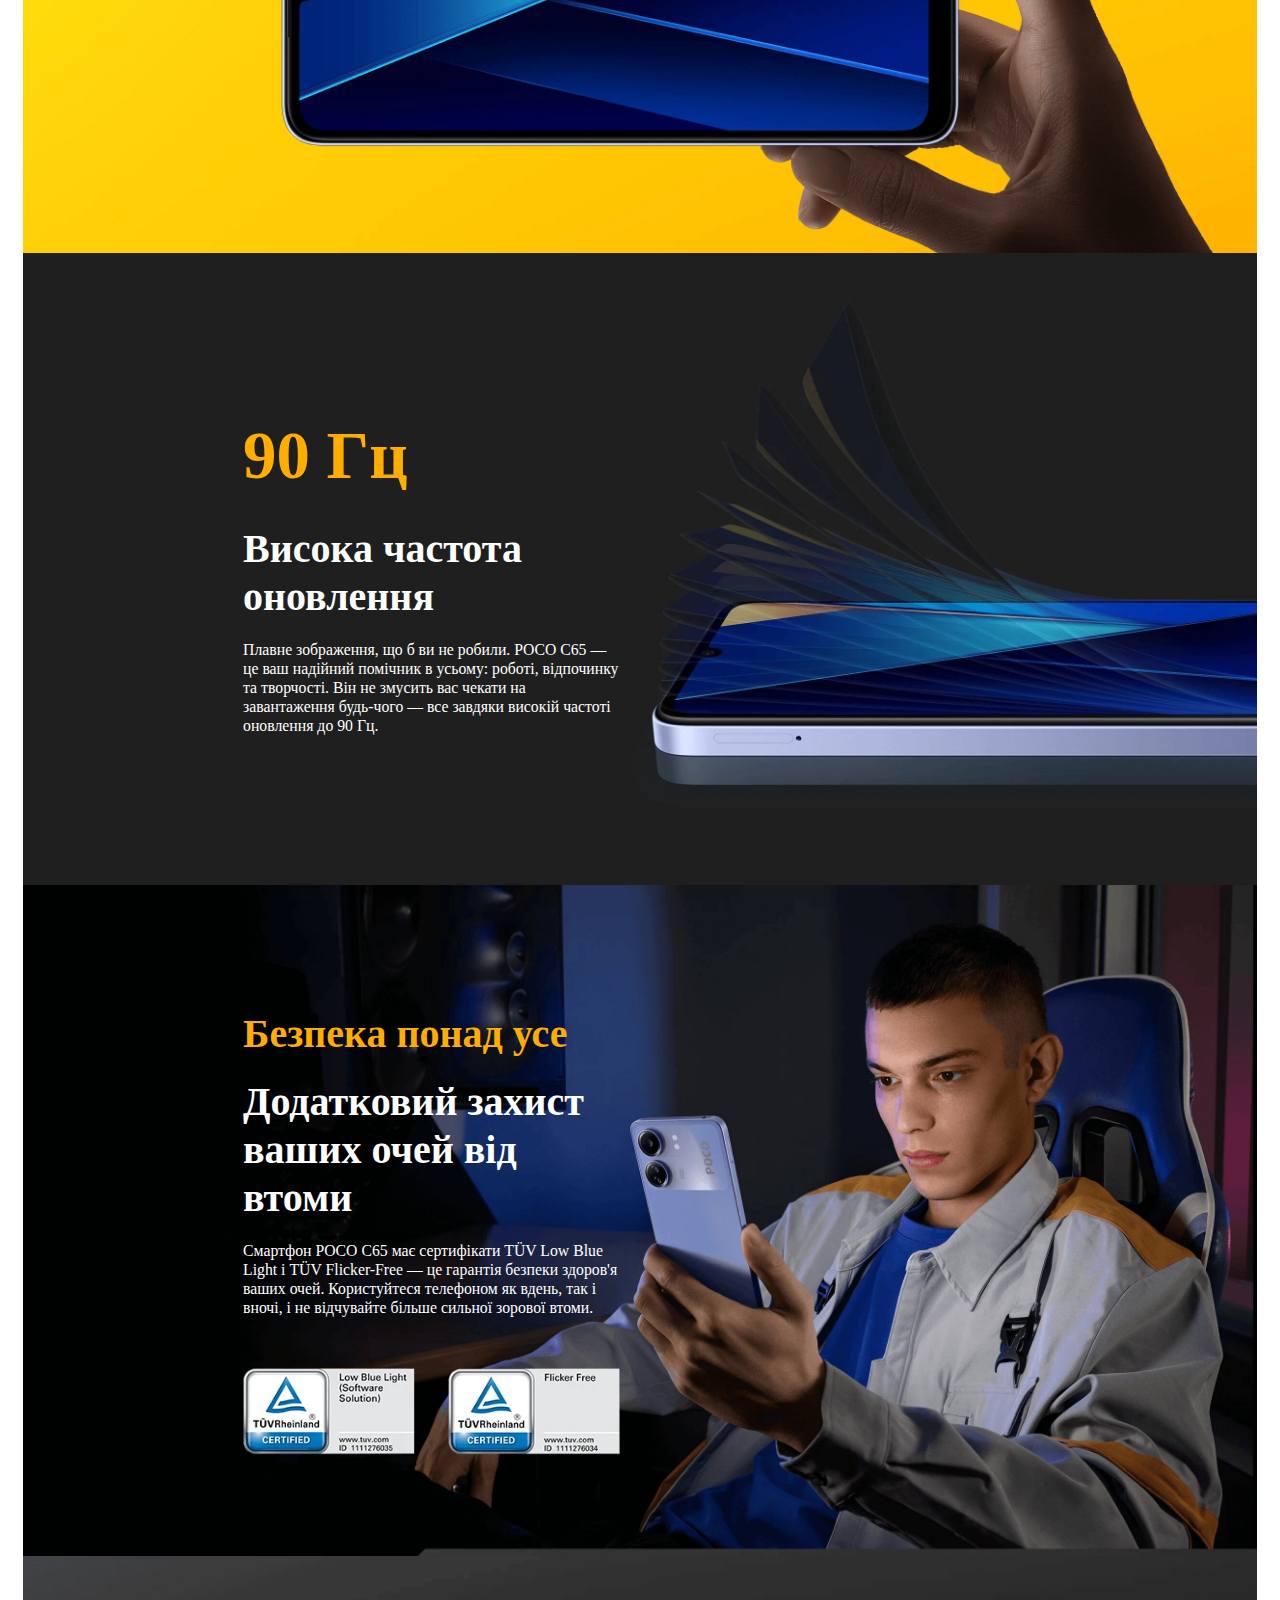
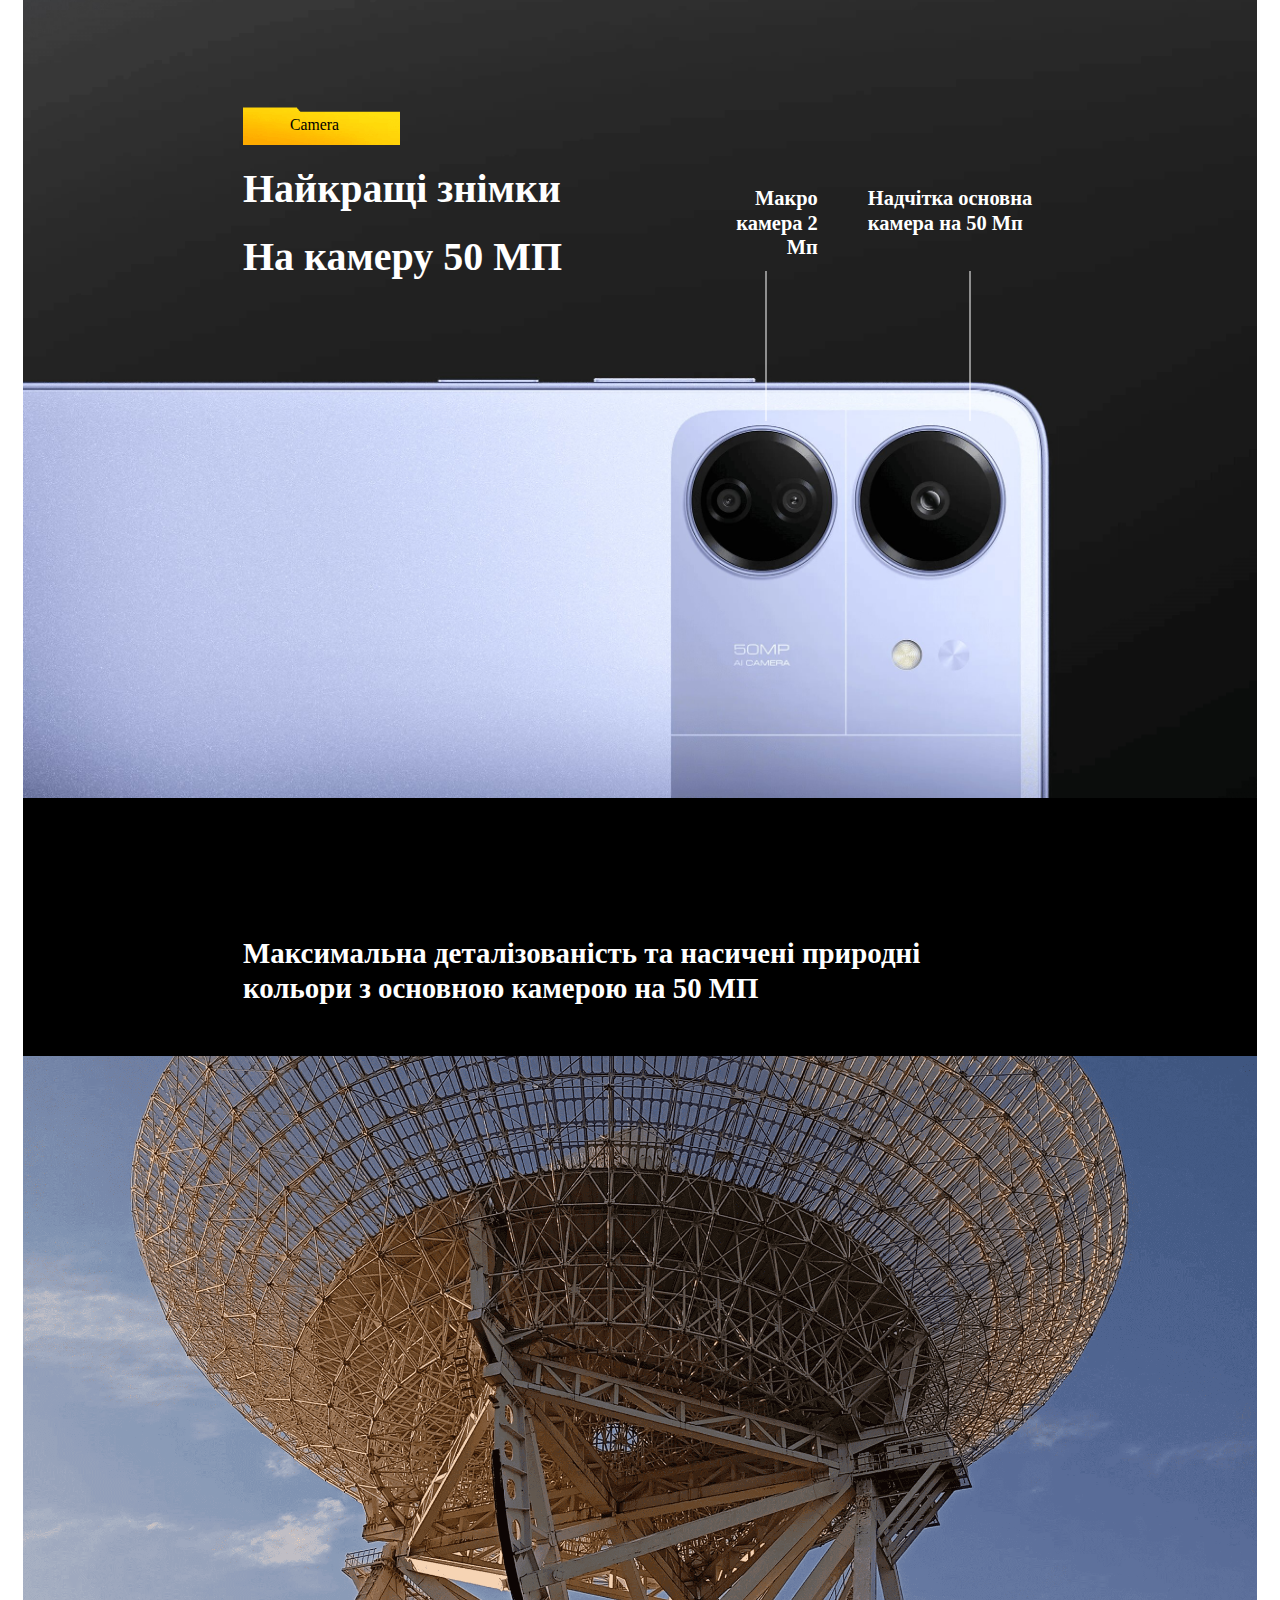
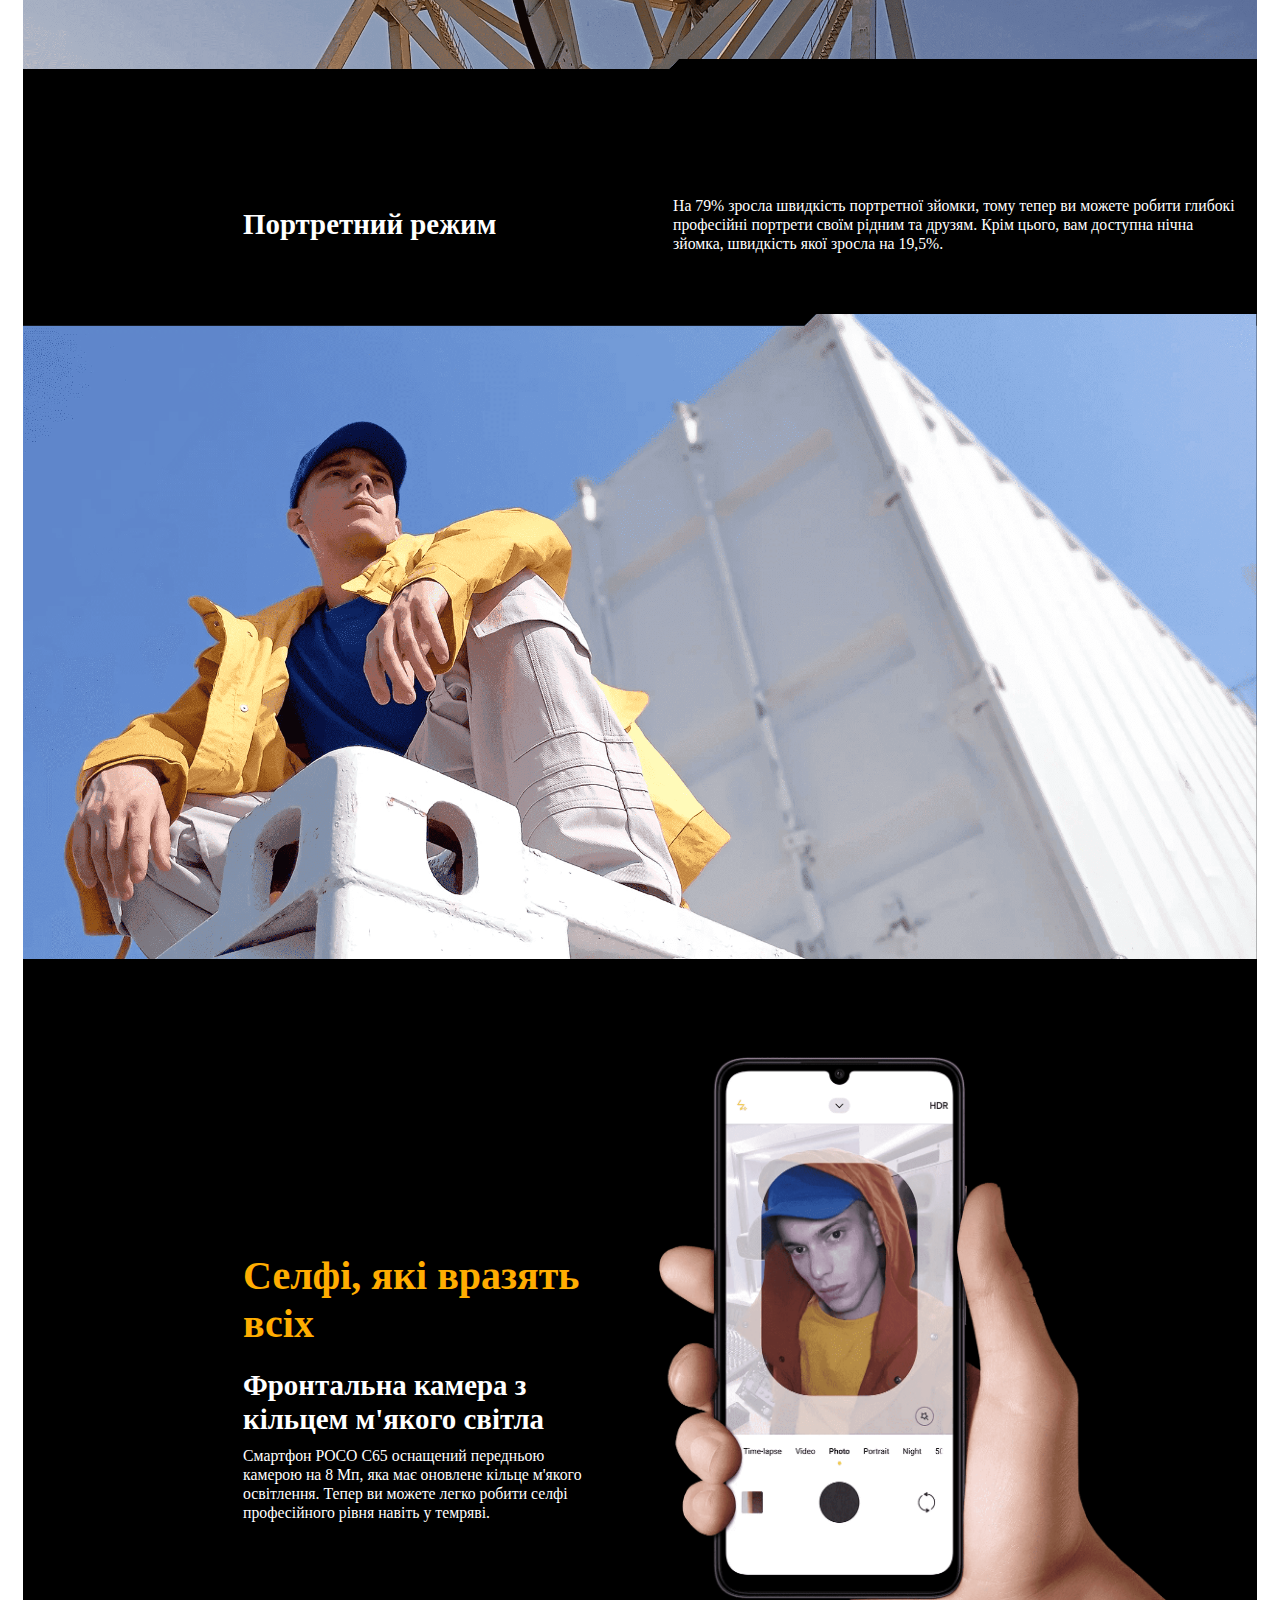
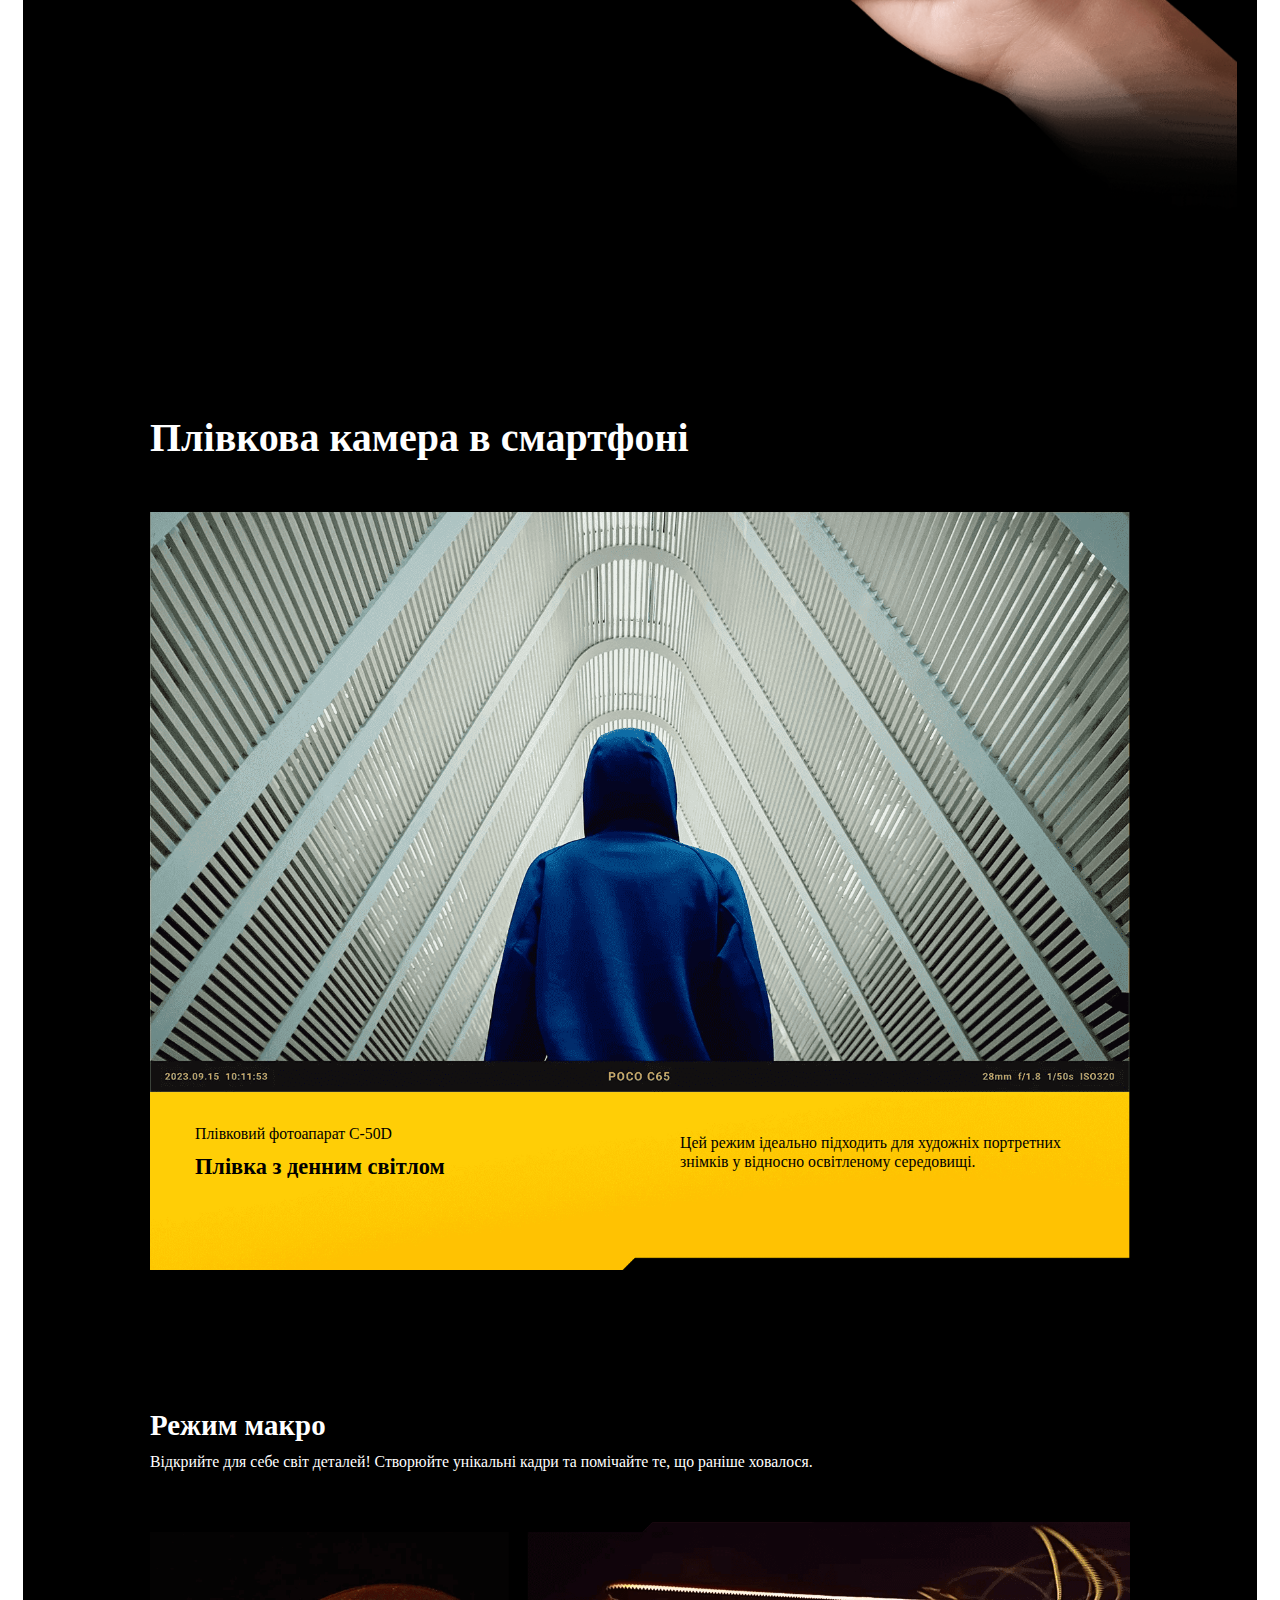
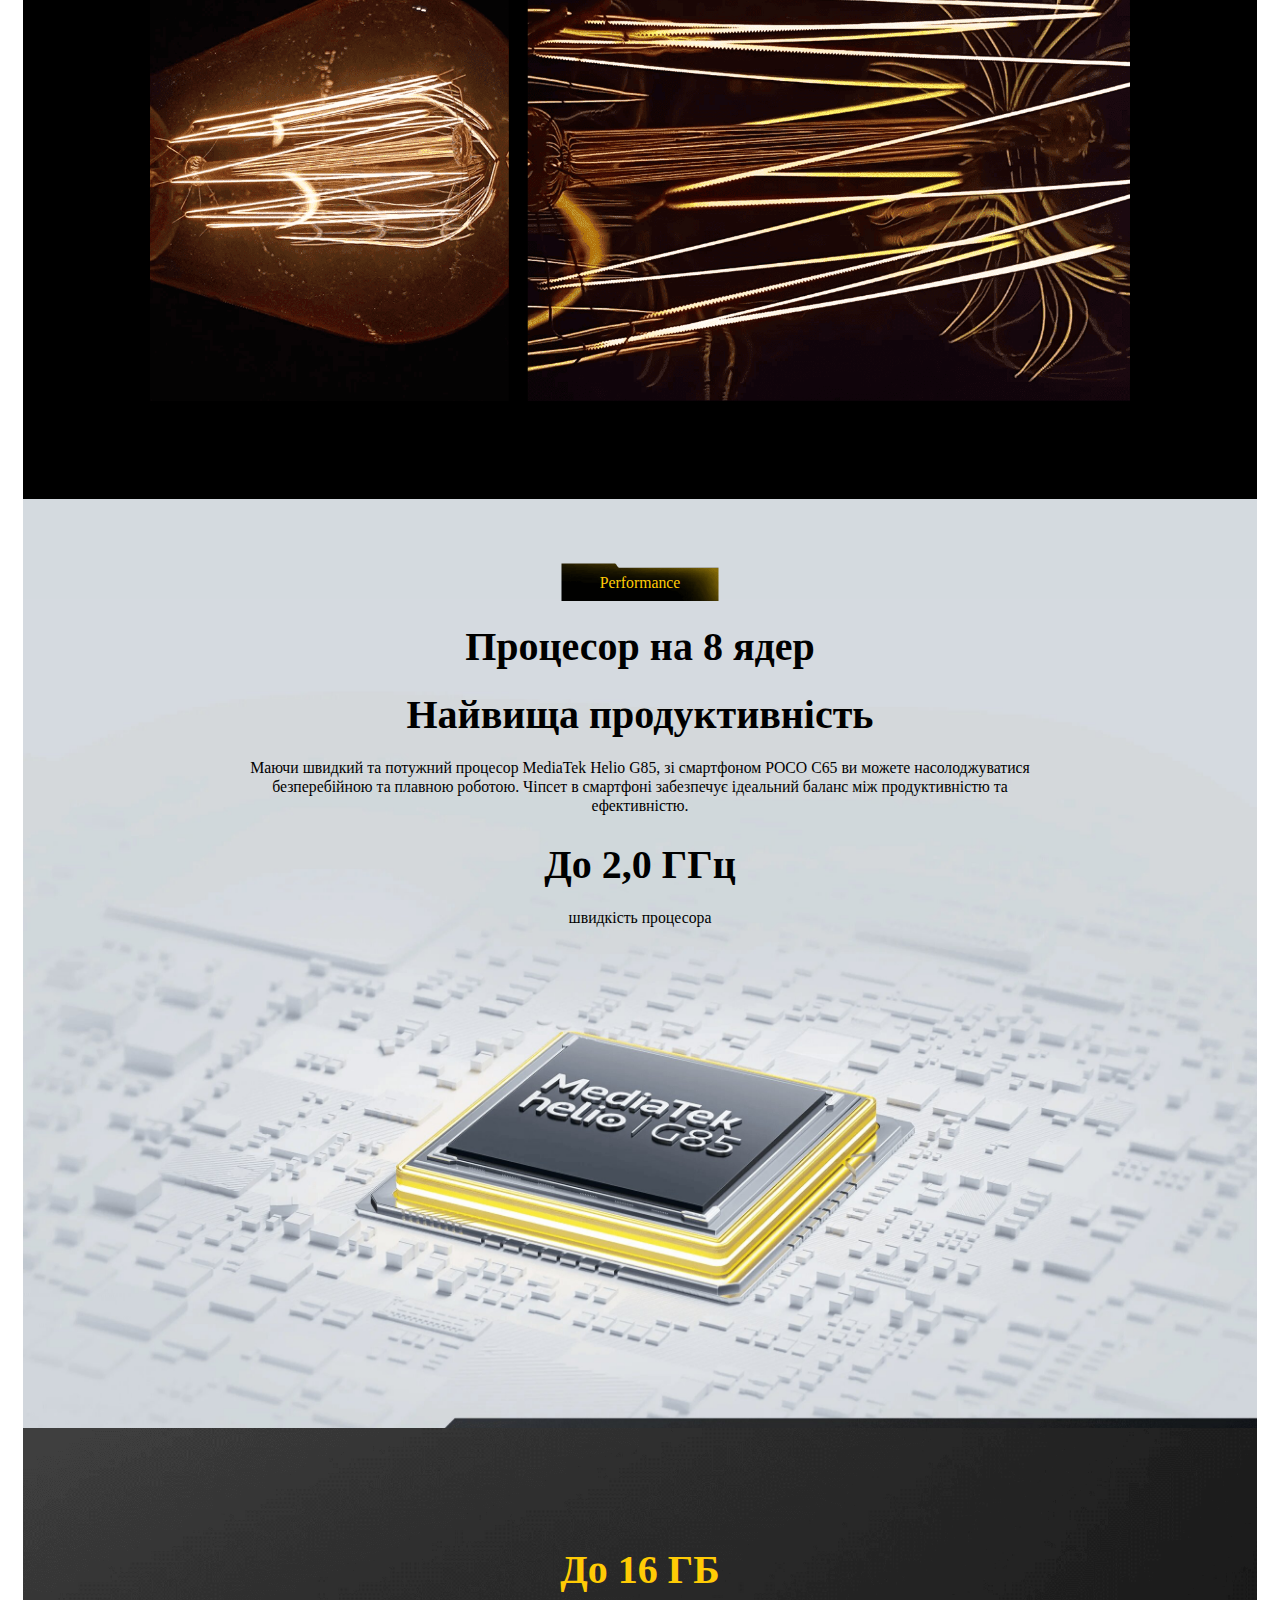
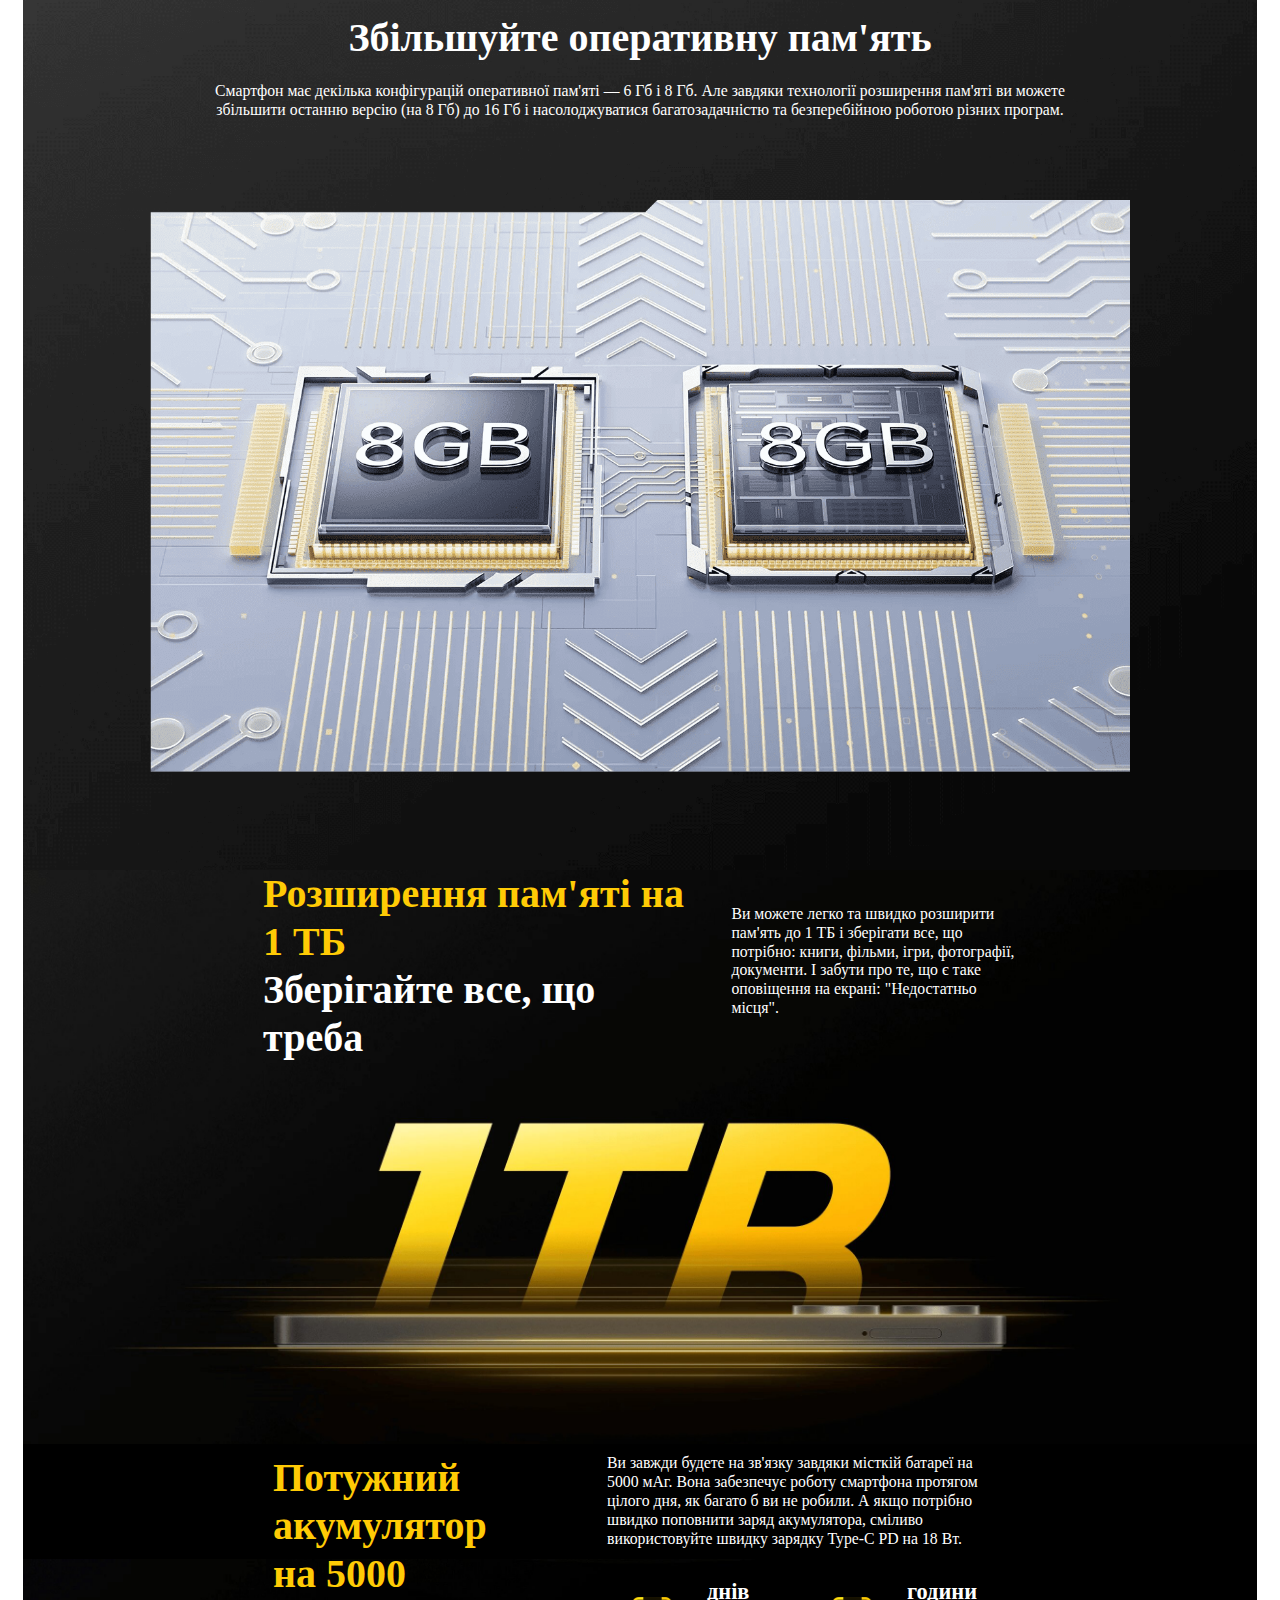
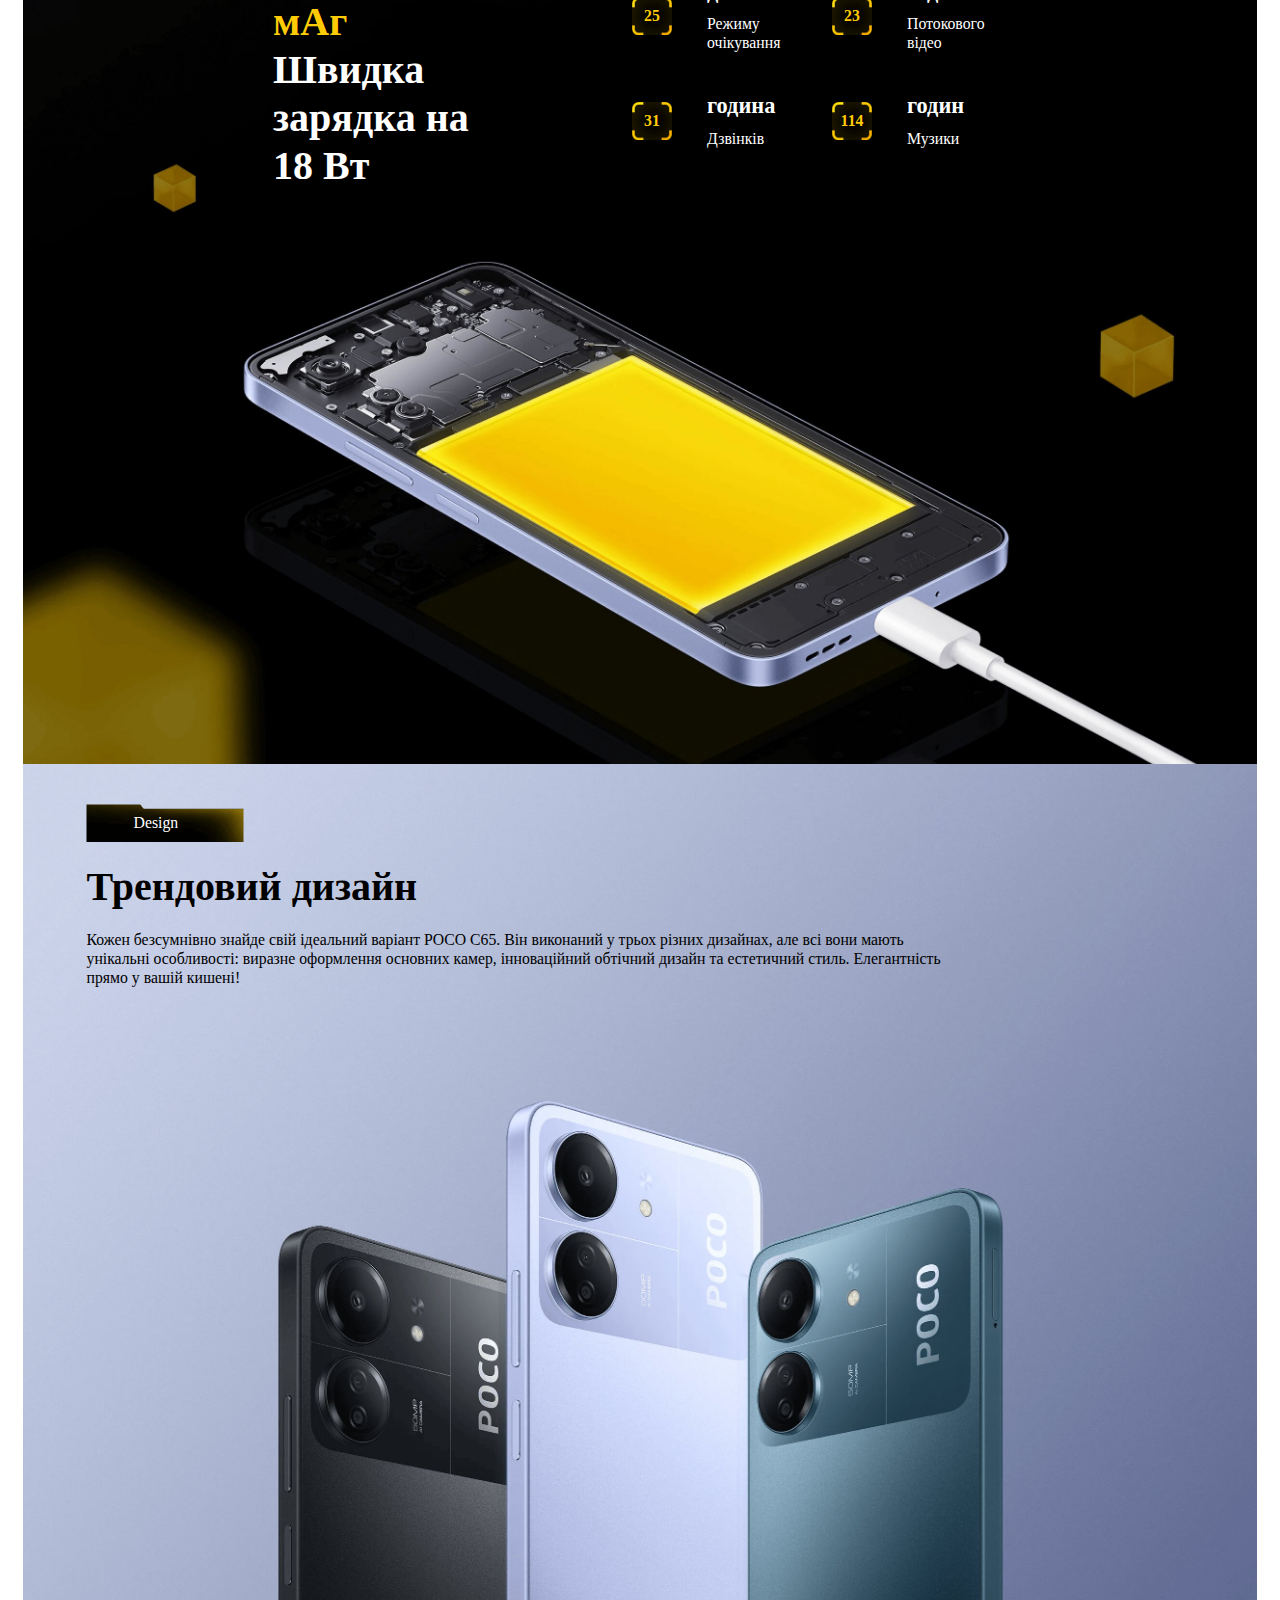
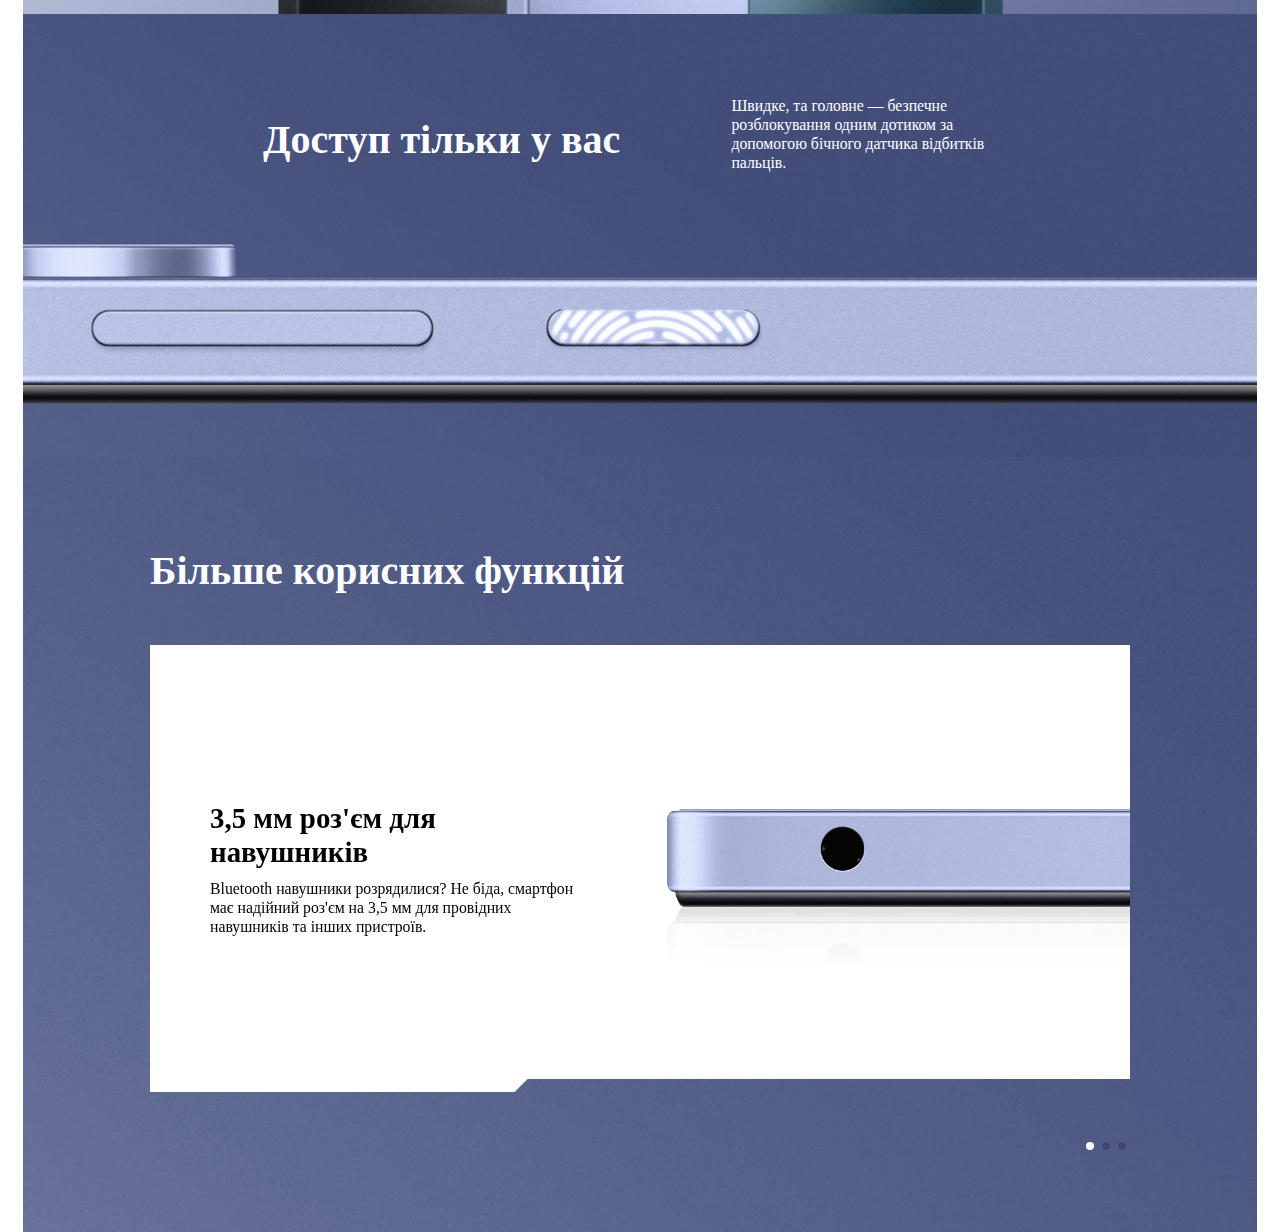
<file: uaindex.html>
<!DOCTYPE html>
<html lang="ua">
  <head>
    <meta charset="UTF-8" />
    <meta http-equiv="X-UA-Compatible" content="IE=edge" />
    <meta name="viewport" content="width=device-width, initial-scale=1.0" />
    <title>Document</title>
    <link
      rel="stylesheet"
      href="https://cdn.jsdelivr.net/npm/swiper@9/swiper-bundle.min.css"
    />
    <link rel="stylesheet" href="./css/style.css" />
    <link rel="stylesheet" href="./css/style.sass" />
  </head>

  <body>
    <div id="maincontent">
      <div class="maincontent__container">
        <div class="maincontent__box top-box">
          <div class="top-box__inner">
            <div class="top-box__img">
              <img src="../img/img01.jpg" alt="" />
            </div>
            <div class="top-box__content">
              <p>
                <span>Потужний та швидкий процесор MediaTek Helio G85</span>
              </p>
              <p><span>Потрійна камера 50 МП зі штучним інтелектом </span></p>
              <p>
                <span
                  >Містка батарея та можливість швидкої зарядки на 18 Вт</span
                >
              </p>
            </div>
          </div>
        </div>
        <div class="maincontent__box poco-table">
          <div class="poco-table__bg">
            <div class="poco-table__inner">
              <div class="poco-table__items">
                <div class="poco-table__item-wrapper">
                  <div class="poco-table__item-inner">
                    <div class="poco-table__item poco-table__item_01">
                      <div
                        class="poco-table__item-text poco-table__item-text_01"
                      >
                        <h4>Потрійна камера зі ШІ на 50 МП</h4>
                        <p>Нові фільтри прямо як на плівковій камері</p>
                      </div>
                      <div class="poco-table__item-img">
                        <img src="../img/img02_1.png" alt="" />
                      </div>
                    </div>
                    <div class="poco-table__item poco-table__item_02">
                      <div
                        class="poco-table__item-text poco-table__item-text_02"
                      >
                        <h4>Плавний дисплей 6,74 дюйма з 90 Гц</h4>
                        <p>Збереже ваші очі від втоми</p>
                      </div>
                      <div class="poco-table__item-img">
                        <img src="../img/img02_2.png" alt="" />
                      </div>
                    </div>
                  </div>
                  <div class="poco-table__item poco-table__item_03">
                    <div class="poco-table__item-text poco-table__item-text_03">
                      <h4>Потужний акумулятор на 5000 мАг</h4>
                      <p>Дивіться до 23 годин потокового відео</p>
                      <h4>Підтримка швидкої зарядки на 18 Вт</h4>
                      <p>
                        Заряджайте POCO C65 5 хвилин і 5 годин слухайте музику
                      </p>
                    </div>
                    <picture class="poco-table__item-img">
                      <source
                        media="(max-width: 767.98px)"
                        srcset="../img/img02_3_mob.png"
                      />
                      <source
                        media="(min-width: 768px)"
                        srcset="../img/img02_3.png"
                      />
                      <img src="../img/img02_3.png" alt="" />
                    </picture>
                  </div>
                </div>
                <div class="poco-table__item poco-table__item_04">
                  <div class="poco-table__item-text poco-table__item-text_04">
                    <h4>Швидкий та потужний процесор MediaTek Helio G85</h4>
                    <p>Розширення оперативної пам'яті до 16 ГБ</p>
                  </div>
                  <div class="poco-table__item-img">
                    <img src="../img/img02_4.png" alt="" />
                  </div>
                </div>
              </div>
            </div>
          </div>
        </div>
        <div class="maincontent__box poco-bg">
          <div class="poco-bg__inner">
            <div class="poco-bg__content">
              <p><span>Display</span></p>
              <h2>Імерсивний великий дисплей на 6,74"</h2>
              <h2>Якість, яка вражає</h2>
              <p>
                POCO C65 має великий HD+ екран, який забезпечить якісне,
                насичене та деталізоване зображення. Дивіться улюблений контент,
                грайте в ігри або переглядайте стрічку новин з максимальним
                комфортом та насолодою!
              </p>
            </div>
            <div class="poco-bg__img">
              <img src="../img/img03.jpg" alt="" />
            </div>
          </div>
        </div>
        <div class="maincontent__box poco-bg yellow-box">
          <div class="poco-bg__inner yellow-box__inner">
            <div class="poco-bg__content yellow-box__content">
              <h2>Екран Corning Gorilla Glass</h2>
              <h2>Максимальний захист</h2>
              <p>
                Смартфон POCO C65 оснащений загартованим склом підвищеної
                протидії до ударів та подряпин Corning Gorilla Glass. Сильніший
                захист — збільшена безпека.
              </p>
            </div>
            <div class="poco-bg__img">
              <img src="../img/img04.jpg" alt="" />
            </div>
          </div>
        </div>
        <div class="maincontent__box poco-bg black-box">
          <div class="poco-bg__inner black-box__inner">
            <div class="poco-bg__content black-box__content">
              <h2><span>90 Гц</span></h2>
              <h2>Висока частота оновлення</h2>
              <p>
                Плавне зображення, що б ви не робили. POCO C65 — це ваш надійний
                помічник в усьому: роботі, відпочинку та творчості. Він не
                змусить вас чекати на завантаження будь-чого — все завдяки
                високій частоті оновлення до 90 Гц.
              </p>
            </div>
            <picture class="poco-bg__img">
              <source
                media="(max-width: 650.98px)"
                srcset="../img/img05_mob.jpg"
              />
              <source media="(min-width: 651px)" srcset="../img/img05.jpg" />
              <img src="../img/img05.jpg" alt="" />
            </picture>
          </div>
        </div>
        <div class="maincontent__box poco-bg black-box poco-safety">
          <div class="poco-bg__inner black-box__inner poco-safety__inner">
            <div
              class="poco-bg__content black-box__content poco-safety__content"
            >
              <h2>Безпека понад усе</h2>
              <h2>Додатковий захист ваших очей від втоми</h2>
              <p>
                Смартфон POCO C65 має сертифікати TÜV Low Blue Light і TÜV
                Flicker-Free — це гарантія безпеки здоров'я ваших очей.
                Користуйтеся телефоном як вдень, так і вночі, і не відчувайте
                більше сильної зорової втоми.
              </p>
              <img src="../img/icon06.png" alt="" />
            </div>
            <div class="poco-bg__img">
              <img src="../img/img06.jpg" alt="" />
            </div>
          </div>
        </div>
        <div class="maincontent__box poco-bg black-box poco-camera">
          <div class="poco-bg__inner black-box__inner poco-camera__inner">
            <div
              class="poco-bg__content black-box__content poco-camera__content"
            >
              <p><span>Camera</span></p>
              <h2>Найкращі знімки</h2>
              <h2>На камеру 50 МП</h2>
            </div>
            <div class="poco-camera__media">
              <div class="poco-camera__text">
                <p>Макро камера 2 Мп</p>
                <p>Надчітка основна камера на 50 Мп</p>
              </div>
              <div class="poco-bg__img">
                <img src="../img/img07.jpg" alt="" />
              </div>
            </div>
          </div>
        </div>
        <div class="maincontent__box poco-box">
          <div class="poco-box__bg">
            <div class="poco-box__text poco-box__text_ml">
              <h3>
                Максимальна деталізованість та насичені природні кольори з
                основною камерою на 50 МП
              </h3>
            </div>
            <div class="poco-box__img poco-box__img_r">
              <img src="../img/img08.png" alt="" />
            </div>
          </div>
        </div>
        <div class="maincontent__box poco-box">
          <div class="poco-box__bg">
            <div class="poco-box__text poco-box__text_ml poco-box__text_flex">
              <h3>Портретний режим</h3>
              <p>
                На 79% зросла швидкість портретної зйомки, тому тепер ви можете
                робити глибокі професійні портрети своїм рідним та друзям. Крім
                цього, вам доступна нічна зйомка, швидкість якої зросла на
                19,5%.
              </p>
            </div>
            <div class="poco-box__img poco-box__img_l">
              <img src="../img/img09.png" alt="" />
            </div>
          </div>
        </div>
        <div class="maincontent__row poco-row">
          <div class="poco-row__bg">
            <div class="poco-row__inner">
              <div class="poco-row__item">
                <div class="poco-row__text">
                  <h2>Селфі, які вразять всіх</h2>
                  <h3>Фронтальна камера з кільцем м'якого світла</h3>
                  <p>
                    Смартфон POCO C65 оснащений передньою камерою на 8 Мп, яка
                    має оновлене кільце м'якого освітлення. Тепер ви можете
                    легко робити селфі професійного рівня навіть у темряві.
                  </p>
                </div>
              </div>
              <div class="poco-row__image">
                <img src="../img/img10.png" alt="" />
              </div>
            </div>
          </div>
        </div>
        <div class="maincontent__box poco-box">
          <div class="poco-box__bg">
            <div class="poco-box__inner">
              <div class="poco-box__text">
                <h2>Плівкова камера в смартфоні</h2>
              </div>
              <div class="poco-box__media">
                <picture class="poco-box__img poco-box__img_c">
                  <source
                    media="(max-width: 650.98px)"
                    srcset="../img/img11_mob.jpg"
                  />
                  <source
                    media="(min-width: 651px)"
                    srcset="../img/img11.png"
                  />
                  <img src="../img/img11.png" alt="" />
                </picture>
                <div class="poco-box__media-content">
                  <div class="poco-box__media-header">
                    <p>Плівковий фотоапарат C-50D</p>
                    <h4>Плівка з денним світлом</h4>
                  </div>
                  <div class="poco-box__media-text">
                    <p>
                      Цей режим ідеально підходить для художніх портретних
                      знімків у відносно освітленому середовищі.
                    </p>
                  </div>
                </div>
              </div>
            </div>
          </div>
        </div>
        <div class="maincontent__box poco-box poco-macro">
          <div class="poco-box__bg poco-macro__bg">
            <div class="poco-box__inner">
              <div class="poco-box__text">
                <h3>Режим макро</h3>
                <p>
                  Відкрийте для себе світ деталей! Створюйте унікальні кадри та
                  помічайте те, що раніше ховалося.
                </p>
              </div>
              <div class="poco-box__media">
                <div class="poco-box__img poco-box__img_c">
                  <img src="../img/img12.png" alt="" />
                </div>
              </div>
            </div>
          </div>
        </div>
        <div class="maincontent__box poco-bg poco-performance">
          <div class="poco-bg__inner poco-performance__inner">
            <div class="poco-bg__content poco-performance__content">
              <div
                class="poco-bg__content-text poco-bg__content-text_01 poco-performance__content-text"
              >
                <p><span>Performance</span></p>
                <h2>Процесор на 8 ядер</h2>
                <h2>Найвища продуктивність</h2>
                <p>
                  Маючи швидкий та потужний процесор MediaTek Helio G85, зі
                  смартфоном POCO C65 ви можете насолоджуватися безперебійною та
                  плавною роботою. Чіпсет в смартфоні забезпечує ідеальний
                  баланс між продуктивністю та ефективністю.
                </p>
              </div>
              <div class="poco-bg__content-text poco-performance__content-text">
                <h2>До 2,0 ГГц</h2>
                <p>швидкість процесора</p>
              </div>
            </div>
            <div class="poco-bg__img">
              <img src="../img/img13.jpg" alt="" />
            </div>
          </div>
        </div>
        <div class="maincontent__box poco-box poco-memory">
          <div class="poco-memory__bg">
            <div class="poco-box__inner poco-memory__inner">
              <div class="poco-box__content poco-memory__content">
                <h2>До 16 ГБ</h2>
                <h2>Збільшуйте оперативну пам'ять</h2>
                <p>
                  Смартфон має декілька конфігурацій оперативної пам'яті — 6 Гб
                  і 8 Гб. Але завдяки технології розширення пам'яті ви можете
                  збільшити останню версію (на 8 Гб) до 16 Гб і насолоджуватися
                  багатозадачністю та безперебійною роботою різних програм.
                </p>
              </div>
              <div class="poco-box__img">
                <img src="../img/img14.png" alt="" />
              </div>
            </div>
          </div>
        </div>
        <div class="maincontent__box poco-box poco-storage">
          <div class="poco-box__bg poco-storage__bg">
            <div class="poco-box__text poco-box__text_flex poco-storage__text">
              <div class="poco-box__text-header poco-storage__text-header">
                <h2>Розширення пам'яті на 1 ТБ</h2>
                <h2>Зберігайте все, що треба</h2>
              </div>
              <p>
                Ви можете легко та швидко розширити пам'ять до 1 ТБ і зберігати
                все, що потрібно: книги, фільми, ігри, фотографії, документи. І
                забути про те, що є таке оповіщення на екрані: "Недостатньо
                місця".
              </p>
            </div>
            <div class="poco-box__img poco-storage__img">
              <img src="../img/img15.jpg" alt="" />
            </div>
          </div>
        </div>
        <div class="maincontent__box poco-box poco-battery">
          <div class="poco-box__bg poco-battery__bg">
            <div class="poco-box__text poco-box__text_flex poco-battery__text">
              <div class="poco-box__text-header poco-battery__text-header">
                <h2>Потужний акумулятор на 5000 мАг</h2>
                <h2>Швидка зарядка на 18 Вт</h2>
              </div>
              <div class="poco-box__text-content poco-battery__text-content">
                <p>
                  Ви завжди будете на зв'язку завдяки місткій батареї на 5000
                  мАг. Вона забезпечує роботу смартфона протягом цілого дня, як
                  багато б ви не робили. А якщо потрібно швидко поповнити заряд
                  акумулятора, сміливо використовуйте швидку зарядку Type-C PD
                  на 18 Вт.
                </p>
                <div class="poco-battery__text-items">
                  <div class="poco-battery__items">
                    <div class="poco-battery__item">
                      <div class="poco-battery__item-num">
                        <p>25</p>
                      </div>
                      <div class="poco-battery__item-text">
                        <h4>днів</h4>
                        <p>Режиму очікування</p>
                      </div>
                    </div>
                    <div class="poco-battery__item">
                      <div class="poco-battery__item-num">
                        <p>31</p>
                      </div>
                      <div class="poco-battery__item-text">
                        <h4>година</h4>
                        <p>Дзвінків</p>
                      </div>
                    </div>
                  </div>
                  <div class="poco-battery__items">
                    <div class="poco-battery__item">
                      <div class="poco-battery__item-num">
                        <p>23</p>
                      </div>
                      <div class="poco-battery__item-text">
                        <h4>години</h4>
                        <p>Потокового відео</p>
                      </div>
                    </div>
                    <div class="poco-battery__item">
                      <div class="poco-battery__item-num">
                        <p>114</p>
                      </div>
                      <div class="poco-battery__item-text">
                        <h4>годин</h4>
                        <p>Музики</p>
                      </div>
                    </div>
                  </div>
                </div>
              </div>
            </div>
            <div class="poco-box__img poco-battery__img">
              <img src="../img/img16.jpg" alt="" />
            </div>
          </div>
        </div>
        <div class="maincontent__box poco-bg poco-design">
          <div class="poco-bg__inner poco-design__inner">
            <div class="poco-bg__content poco-design__content">
              <p><span>Design</span></p>
              <h2>Трендовий дизайн</h2>
              <p>
                Кожен безсумнівно знайде свій ідеальний варіант POCO C65. Він
                виконаний у трьох різних дизайнах, але всі вони мають унікальні
                особливості: виразне оформлення основних камер, інноваційний
                обтічний дизайн та естетичний стиль. Елегантність прямо у вашій
                кишені!
              </p>
            </div>
            <div class="poco-bg__img">
              <img src="../img/img17.jpg" alt="" />
            </div>
          </div>
        </div>
        <div class="maincontent__box poco-box poco-sensor">
          <div class="poco-box__bg poco-sensor__bg">
            <div class="poco-box__text poco-box__text_flex poco-sensor__text">
              <div class="poco-box__text-header poco-sensor__text-header">
                <h2>Доступ тільки у вас</h2>
              </div>
              <p>
                Швидке, та головне — безпечне розблокування одним дотиком за
                допомогою бічного датчика відбитків пальців.
              </p>
            </div>
            <div class="poco-box__img poco-sensor__img">
              <img src="../img/img18.jpg" alt="" />
            </div>
          </div>
        </div>
        <div class="maincontent__box poco-slider">
          <div class="poco-slider__bg">
            <div class="poco-slider__inner">
              <div class="poco-slider__title">
                <h2>Більше корисних функцій</h2>
              </div>
              <div class="swiper">
                <div class="swiper-wrapper">
                  <div class="swiper-slide">
                    <div class="slider__card poco-slider__card">
                      <div class="poco-slider__card-inner">
                        <div class="poco-slider__card-text">
                          <h3>3,5 мм роз'єм для навушників</h3>
                          <p>
                            Bluetooth навушники розрядилися? Не біда, смартфон
                            має надійний роз'єм на 3,5 мм для провідних
                            навушників та інших пристроїв.
                          </p>
                        </div>
                        <div class="poco-slider__card-img">
                          <img src="../img/img19_1.png" alt="" />
                        </div>
                      </div>
                    </div>
                  </div>
                  <div class="swiper-slide">
                    <div class="slider__card poco-slider__card">
                      <div class="poco-slider__card-inner">
                        <div class="poco-slider__card-text">
                          <h3>Зручна ОС</h3>
                          <p>
                            MIUI 14 — це зручна і швидка операційна система,
                            завдяки якій користуватися смартфоном стає ще
                            комфортніше та ефективніше.
                          </p>
                        </div>
                        <div class="poco-slider__card-img">
                          <img src="../img/img19_2.png" alt="" />
                        </div>
                      </div>
                    </div>
                  </div>
                  <div class="swiper-slide">
                    <div class="slider__card poco-slider__card">
                      <div
                        class="poco-slider__card-inner poco-slider__card-inner_line"
                      >
                        <div class="poco-slider__card-items">
                          <div class="poco-slider__card-item">
                            <img src="../img/img19_31.png" alt="" />
                            <h3>Багатофункціональний NFC</h3>
                          </div>
                          <div class="poco-slider__card-item">
                            <img src="../img/img19_32.png" alt="" />
                            <h3>Type-C</h3>
                          </div>
                        </div>
                        <div class="poco-slider__card-img">
                          <img src="../img/img19_3.png" alt="" />
                        </div>
                      </div>
                    </div>
                  </div>
                  ...
                </div>
                <div class="swiper-pagination"></div>
              </div>
            </div>
          </div>
        </div>
      </div>
    </div>

    <script>
      document.addEventListener('DOMContentLoaded', function () {});
    </script>

    <script src="https://cdn.jsdelivr.net/npm/swiper@9/swiper-bundle.min.js"></script>
    <script src="./js/script.js"></script>
  </body>
</html>
</file>
<file: css/style.css>
html,
body {
  height: 100%;
  min-width: 320px;
}

button {
  cursor: pointer;
  color: inherit;
  background-color: inherit;
}

#maincontent a {
  color: inherit;
  text-decoration: none;
}

#maincontent ul,
ol,
li {
  list-style: none;
  padding: 0;
  margin: 0;
}

#maincontent .bc-description__content p {
  margin-bottom: 0;
}

#maincontent .bc-description__content h3 {
  text-align: left;
}

#maincontent p {
  margin: 0;
  padding: 0;
  text-align: left;
}

#maincontent h1,
#maincontent h2,
#maincontent h3,
#maincontent h4,
#maincontent h5,
#maincontent h6 {
  padding: 0;
  margin: 0;
  text-align: left;
  text-transform: none;
  font-weight: bold;
}

#maincontent {
  margin: 0 auto;
  overflow: hidden;
  background-color: #ffffff;
}

#maincontent p::first-letter {
  padding-left: 0;
}

#maincontent img {
  opacity: 1;
  max-width: 100%;
  display: block;
  margin: 0;
}

#maincontent img:hover {
  opacity: 1;
}

#maincontent .maincontent__container {
  max-width: 1520px;
  margin: 0 auto;
  padding: 0 15px;
}
#maincontent .maincontent__container h2 {
  font-size: 42px;
  line-height: 1.2;
  margin: 20px 0px;
}
#maincontent .maincontent__container h3 {
  font-size: 30px;
  line-height: 1.2;
  margin: 10px 0;
}
#maincontent .maincontent__container h4 {
  font-size: 23px;
  line-height: 1.2;
  margin: 10px 0;
}
#maincontent .maincontent__container p {
  font-size: 16px;
  line-height: 1.2;
  margin-bottom: 10px;
}

#maincontent .top-box__inner {
  position: relative;
  z-index: 5;
  background-color: #283054;
}
#maincontent .top-box__content {
  position: absolute;
  z-index: 8;
  top: 250px;
  left: 200px;
  width: 300px;
}
#maincontent .top-box__content p {
  font-size: 19px;
  line-height: 1.2;
}
#maincontent .top-box__content p span {
  font-weight: 300;
}
#maincontent .top-box__img {
  position: relative;
  z-index: 4;
}
#maincontent .top-box__img::before {
  content: "";
  position: absolute;
  z-index: 9;
  background-image: url("../img/logo.png");
  background-repeat: no-repeat;
  background-position: top center;
  -webkit-background-size: cover;
       -o-background-size: cover;
          background-size: cover;
  top: 180px;
  left: 200px;
  width: 270px;
  height: 46px;
}

#maincontent .poco-table__bg {
  background-image: url("../img/bg02_1.png");
  background-repeat: no-repeat;
  background-position: top center;
  -webkit-background-size: cover;
       -o-background-size: cover;
          background-size: cover;
  width: 100%;
  height: 100%;
}
#maincontent .poco-table__inner {
  padding: 100px 250px;
}
#maincontent .poco-table__items {
  display: -webkit-box;
  display: -webkit-flex;
  display: -moz-box;
  display: -ms-flexbox;
  display: flex;
  -webkit-box-orient: vertical;
  -webkit-box-direction: normal;
  -webkit-flex-direction: column;
     -moz-box-orient: vertical;
     -moz-box-direction: normal;
      -ms-flex-direction: column;
          flex-direction: column;
}
#maincontent .poco-table__item-wrapper {
  display: -webkit-box;
  display: -webkit-flex;
  display: -moz-box;
  display: -ms-flexbox;
  display: flex;
  gap: 20px;
  margin-bottom: 20px;
}
#maincontent .poco-table__item {
  position: relative;
  z-index: 6;
}
#maincontent .poco-table__item-text {
  position: absolute;
  z-index: 7;
  padding: 10px 5px;
}
#maincontent .poco-table__item-text_01 {
  top: 50px;
  left: 60px;
}
#maincontent .poco-table__item-text_02 {
  top: 50%;
  left: 60px;
  right: 50%;
  -webkit-transform: translateY(-50%);
      -ms-transform: translateY(-50%);
       -o-transform: translateY(-50%);
          transform: translateY(-50%);
}
#maincontent .poco-table__item-text_03 {
  top: 50px;
  left: 50%;
  margin-right: -50%;
  -webkit-transform: translateX(-50%);
      -ms-transform: translateX(-50%);
       -o-transform: translateX(-50%);
          transform: translateX(-50%);
  max-width: 240px;
}
#maincontent .poco-table__item-text_03 p {
  margin-bottom: 30px;
}
#maincontent .poco-table__item-text_03 p:last-child {
  margin-bottom: 0;
}
#maincontent .poco-table__item-text_04 {
  top: 50%;
  left: 60px;
  right: 60%;
  -webkit-transform: translateY(-50%);
      -ms-transform: translateY(-50%);
       -o-transform: translateY(-50%);
          transform: translateY(-50%);
}
#maincontent .poco-table__item_01 {
  margin-bottom: 20px;
}

#maincontent .poco-bg__inner {
  position: relative;
  z-index: 6;
  margin-top: -2px;
  background: -webkit-gradient(linear, left top, right top, from(#ffe010), color-stop(#ffd109), to(#ffcb04));
  background: -webkit-linear-gradient(left, #ffe010, #ffd109, #ffcb04);
  background: -o-linear-gradient(left, #ffe010, #ffd109, #ffcb04);
  background: linear-gradient(0.25turn, #ffe010, #ffd109, #ffcb04);
}
#maincontent .poco-bg__content {
  position: absolute;
  z-index: 7;
  top: 0;
  left: 50%;
  margin-right: -50%;
  -webkit-transform: translateX(-50%);
      -ms-transform: translateX(-50%);
       -o-transform: translateX(-50%);
          transform: translateX(-50%);
  padding: 50px 250px 150px;
}
#maincontent .poco-bg__content h2, #maincontent .poco-bg__content p {
  color: #fff;
}
#maincontent .poco-bg__content h2 span, #maincontent .poco-bg__content p span {
  color: #000;
  position: relative;
  z-index: 8;
  display: block;
  margin-bottom: 30px;
  padding-left: 47px;
}
#maincontent .poco-bg__content h2 span::before, #maincontent .poco-bg__content p span::before {
  content: "";
  position: absolute;
  z-index: -1;
  background-image: url("../img/icon-folder-yel.png");
  background-repeat: no-repeat;
  background-position: top center;
  -webkit-background-size: cover;
       -o-background-size: cover;
          background-size: cover;
  width: 157px;
  height: 38px;
  top: 50%;
  left: 0;
  right: 0;
  -webkit-transform: translateY(-50%);
      -ms-transform: translateY(-50%);
       -o-transform: translateY(-50%);
          transform: translateY(-50%);
}
#maincontent .poco-bg__content-text_01 {
  margin-bottom: 50px;
}

#maincontent .yellow-box__content {
  top: -15px;
}
#maincontent .yellow-box__content h2, #maincontent .yellow-box__content p {
  color: #000;
}

#maincontent .black-box__inner {
  background: #1f1f1f;
}
#maincontent .black-box__content {
  top: 50%;
  left: 0;
  right: 50%;
  -webkit-transform: translate(0, -50%);
      -ms-transform: translate(0, -50%);
       -o-transform: translate(0, -50%);
          transform: translate(0, -50%);
  margin-right: 0;
  padding: 50px 20px 50px 250px;
}
#maincontent .black-box__content h2:nth-child(1) {
  color: #ffad01;
}
#maincontent .black-box__content h2 span {
  color: #ffad01;
  font-size: 72px;
  padding-left: 0;
}
#maincontent .black-box__content h2 span::before {
  display: none;
}
#maincontent .black-box__content img {
  margin-top: 50px;
}

#maincontent .poco-camera__content {
  top: 120px;
  -webkit-transform: translateY(0);
      -ms-transform: translateY(0);
       -o-transform: translateY(0);
          transform: translateY(0);
}
#maincontent .poco-camera__media {
  position: relative;
  z-index: 4;
}
#maincontent .poco-camera__text {
  position: absolute;
  z-index: 5;
  display: -webkit-box;
  display: -webkit-flex;
  display: -moz-box;
  display: -ms-flexbox;
  display: flex;
  -webkit-box-pack: center;
  -webkit-justify-content: center;
     -moz-box-pack: center;
      -ms-flex-pack: center;
          justify-content: center;
  -webkit-box-align: start;
  -webkit-align-items: flex-start;
     -moz-box-align: start;
      -ms-flex-align: start;
          align-items: flex-start;
  left: 56%;
  right: 15%;
  top: 230px;
}
#maincontent .poco-camera__text p {
  font-size: 21px;
  font-weight: 700;
  color: #fff;
  position: relative;
  z-index: 5;
}
#maincontent .poco-camera__text p::before {
  content: "";
  position: absolute;
  z-index: 6;
  top: 65px;
  left: 50%;
  margin-right: -50%;
  -webkit-transform: translateX(-50%);
      -ms-transform: translateX(-50%);
       -o-transform: translateX(-50%);
          transform: translateX(-50%);
  width: 1px;
  height: 228px;
  background-color: #fff;
}
#maincontent .poco-camera__text p:nth-child(1) {
  width: 130px;
  text-align: right;
  margin-right: 50px;
}
#maincontent .poco-camera__text p:nth-child(2) {
  text-align: left;
  width: 230px;
}

#maincontent .poco-macro__bg {
  padding-bottom: 100px;
}

#maincontent .poco-box__bg {
  background: #000;
  padding-top: 130px;
  margin-top: -2px;
}
#maincontent .poco-box__bg_nopt {
  padding-top: 0px;
}
#maincontent .poco-box__inner {
  max-width: 980px;
  margin: 0 auto;
}
#maincontent .poco-box__text {
  margin-bottom: 50px;
  max-width: 700px;
}
#maincontent .poco-box__text h2, #maincontent .poco-box__text h3, #maincontent .poco-box__text p {
  color: #fff;
}
#maincontent .poco-box__text_flex {
  display: -webkit-box;
  display: -webkit-flex;
  display: -moz-box;
  display: -ms-flexbox;
  display: flex;
  -webkit-box-pack: center;
  -webkit-justify-content: center;
     -moz-box-pack: center;
      -ms-flex-pack: center;
          justify-content: center;
  -webkit-box-align: start;
  -webkit-align-items: flex-start;
     -moz-box-align: start;
      -ms-flex-align: start;
          align-items: flex-start;
  max-width: 1000px;
  margin-right: 50px;
}
#maincontent .poco-box__text_flex h3 {
  -webkit-box-flex: 0;
  -webkit-flex: 0 1 40%;
     -moz-box-flex: 0;
      -ms-flex: 0 1 40%;
          flex: 0 1 40%;
  margin-right: 50px;
}
#maincontent .poco-box__text_flex p {
  -webkit-box-flex: 0;
  -webkit-flex: 0 1 60%;
     -moz-box-flex: 0;
      -ms-flex: 0 1 60%;
          flex: 0 1 60%;
}
#maincontent .poco-box__text_c {
  margin: 0 auto;
  padding: 50px 20px;
}
#maincontent .poco-box__text_c h2 {
  text-align: center;
}
#maincontent .poco-box__text_ml {
  margin-left: 250px;
  margin-right: 10px;
}
#maincontent .poco-box__text-header h2 {
  margin: 0;
}
#maincontent .poco-box__text-header h2:nth-child(1) {
  color: #ffcb05;
}
#maincontent .poco-box__img {
  max-width: 1280px;
}
#maincontent .poco-box__img_r {
  margin-left: auto;
}
#maincontent .poco-box__img_c {
  margin: 0 auto;
  max-width: 980px;
}
#maincontent .poco-box__media {
  position: relative;
  z-index: 6;
}
#maincontent .poco-box__media-content {
  position: absolute;
  z-index: 7;
  left: 0;
  right: 0;
  bottom: 70px;
  display: -webkit-box;
  display: -webkit-flex;
  display: -moz-box;
  display: -ms-flexbox;
  display: flex;
  -webkit-box-pack: center;
  -webkit-justify-content: center;
     -moz-box-pack: center;
      -ms-flex-pack: center;
          justify-content: center;
  -webkit-box-align: center;
  -webkit-align-items: center;
     -moz-box-align: center;
      -ms-flex-align: center;
          align-items: center;
  max-width: 970px;
  margin: 0 auto;
}
#maincontent .poco-box__media-header {
  -webkit-box-flex: 0;
  -webkit-flex: 0 1 50%;
     -moz-box-flex: 0;
      -ms-flex: 0 1 50%;
          flex: 0 1 50%;
  padding: 10px 40px;
}
#maincontent .poco-box__media-text {
  -webkit-box-flex: 0;
  -webkit-flex: 0 1 50%;
     -moz-box-flex: 0;
      -ms-flex: 0 1 50%;
          flex: 0 1 50%;
  padding: 10px 40px;
}

#maincontent .poco-row__bg {
  background: #000;
  margin-top: -2px;
}
#maincontent .poco-row__inner {
  display: -webkit-box;
  display: -webkit-flex;
  display: -moz-box;
  display: -ms-flexbox;
  display: flex;
  -webkit-box-pack: center;
  -webkit-justify-content: center;
     -moz-box-pack: center;
      -ms-flex-pack: center;
          justify-content: center;
  -webkit-box-align: start;
  -webkit-align-items: flex-start;
     -moz-box-align: start;
      -ms-flex-align: start;
          align-items: flex-start;
  padding: 100px 20px 50px 230px;
}
#maincontent .poco-row__inner_rev {
  -webkit-box-orient: horizontal;
  -webkit-box-direction: reverse;
  -webkit-flex-direction: row-reverse;
     -moz-box-orient: horizontal;
     -moz-box-direction: reverse;
      -ms-flex-direction: row-reverse;
          flex-direction: row-reverse;
}
#maincontent .poco-row__item {
  -webkit-box-flex: 0;
  -webkit-flex: 0 1 40%;
     -moz-box-flex: 0;
      -ms-flex: 0 1 40%;
          flex: 0 1 40%;
  margin-top: 195px;
  margin-right: 50px;
}
#maincontent .poco-row__text {
  padding: 10px 20px;
  color: #fff;
}
#maincontent .poco-row__text h2 {
  color: #ffad01;
}
#maincontent .poco-row__image {
  -webkit-box-flex: 0;
  -webkit-flex: 0 1 60%;
     -moz-box-flex: 0;
      -ms-flex: 0 1 60%;
          flex: 0 1 60%;
}

#maincontent .poco-performance__inner {
  padding-top: 100px;
  background: #d4dadf;
}
#maincontent .poco-performance__content {
  padding-top: 75px;
}
#maincontent .poco-performance__content-text h2, #maincontent .poco-performance__content-text p {
  color: #000;
  text-align: center;
}
#maincontent .poco-performance__content-text p span {
  color: #ffcb05;
  padding-left: 0;
}
#maincontent .poco-performance__content-text p span::before {
  background-image: url("../img/icon-folder-bl.png");
  background-repeat: no-repeat;
  background-position: top center;
  -webkit-background-size: cover;
       -o-background-size: cover;
          background-size: cover;
  left: 50%;
  top: -57%;
  margin-right: -50%;
  -webkit-transform: translateX(-50%);
      -ms-transform: translateX(-50%);
       -o-transform: translateX(-50%);
          transform: translateX(-50%);
}

#maincontent .poco-memory__bg {
  background-image: url("../img/bg14_1.png");
  background-repeat: no-repeat;
  background-position: top center;
  -webkit-background-size: cover;
       -o-background-size: cover;
          background-size: cover;
  width: 100%;
  height: 100%;
  padding: 100px 0;
  margin-top: -2px;
}
#maincontent .poco-memory__content {
  padding: 0 50px 70px;
}
#maincontent .poco-memory__content h2, #maincontent .poco-memory__content p {
  text-align: center;
  color: #fff;
}
#maincontent .poco-memory__content h2:nth-child(1) {
  color: #ffcb05;
}

#maincontent .poco-storage__bg {
  background: -webkit-gradient(linear, left top, right top, from(#1a1a1a), color-stop(#0a0a0a), to(#020202));
  background: -webkit-linear-gradient(left, #1a1a1a, #0a0a0a, #020202);
  background: -o-linear-gradient(left, #1a1a1a, #0a0a0a, #020202);
  background: linear-gradient(0.25turn, #1a1a1a, #0a0a0a, #020202);
  padding-top: 0;
  position: relative;
  z-index: 5;
}
#maincontent .poco-storage__text {
  margin: 0 auto;
  position: absolute;
  z-index: 6;
  top: 10px;
  left: 0;
  right: 0;
  margin: 0 250px;
  -webkit-box-align: center;
  -webkit-align-items: center;
     -moz-box-align: center;
      -ms-flex-align: center;
          align-items: center;
}
#maincontent .poco-storage__text p {
  padding: 15px 20px;
  -webkit-box-flex: 0;
  -webkit-flex: 0 1 40%;
     -moz-box-flex: 0;
      -ms-flex: 0 1 40%;
          flex: 0 1 40%;
}
#maincontent .poco-storage__text-header {
  -webkit-box-flex: 0;
  -webkit-flex: 0 1 60%;
     -moz-box-flex: 0;
      -ms-flex: 0 1 60%;
          flex: 0 1 60%;
  padding: 0 20px;
}
#maincontent .poco-storage__img {
  max-width: 100%;
  margin: 0 auto;
}

#maincontent .poco-battery__bg {
  padding-top: 65px;
  position: relative;
  z-index: 5;
}
#maincontent .poco-battery__text {
  margin: 0 250px;
  position: absolute;
  z-index: 6;
  left: 0;
  right: 0;
  top: 10px;
}
#maincontent .poco-battery__text-header {
  -webkit-box-flex: 0;
  -webkit-flex: 0 1 50%;
     -moz-box-flex: 0;
      -ms-flex: 0 1 50%;
          flex: 0 1 50%;
  margin-right: 120px;
}
#maincontent .poco-battery__text-content {
  -webkit-box-flex: 0;
  -webkit-flex: 0 1 50%;
     -moz-box-flex: 0;
      -ms-flex: 0 1 50%;
          flex: 0 1 50%;
}
#maincontent .poco-battery__text-content h4, #maincontent .poco-battery__text-content p {
  color: #fff;
}
#maincontent .poco-battery__text-items {
  display: -webkit-box;
  display: -webkit-flex;
  display: -moz-box;
  display: -ms-flexbox;
  display: flex;
}
#maincontent .poco-battery__items {
  width: 200px;
}
#maincontent .poco-battery__item {
  display: -webkit-box;
  display: -webkit-flex;
  display: -moz-box;
  display: -ms-flexbox;
  display: flex;
  -webkit-box-pack: justify;
  -webkit-justify-content: space-between;
     -moz-box-pack: justify;
      -ms-flex-pack: justify;
          justify-content: space-between;
  -webkit-box-align: center;
  -webkit-align-items: center;
     -moz-box-align: center;
      -ms-flex-align: center;
          align-items: center;
}
#maincontent .poco-battery__item-num {
  -webkit-box-flex: 0;
  -webkit-flex: 0 1 50%;
     -moz-box-flex: 0;
      -ms-flex: 0 1 50%;
          flex: 0 1 50%;
  position: relative;
  z-index: 5;
}
#maincontent .poco-battery__item-num p {
  text-align: center;
  margin-bottom: 0;
  font-weight: 700;
  color: #ffcb05;
}
#maincontent .poco-battery__item-num::before {
  content: "";
  position: absolute;
  z-index: 6;
  background-image: url("../img/icon16.png");
  background-repeat: no-repeat;
  background-position: top center;
  -webkit-background-size: cover;
       -o-background-size: cover;
          background-size: cover;
  width: 40px;
  height: 38px;
  top: 50%;
  left: 50%;
  margin-right: -50%;
  -webkit-transform: translate(-50%, -50%);
      -ms-transform: translate(-50%, -50%);
       -o-transform: translate(-50%, -50%);
          transform: translate(-50%, -50%);
}
#maincontent .poco-battery__item-text {
  -webkit-box-flex: 0;
  -webkit-flex: 0 1 50%;
     -moz-box-flex: 0;
      -ms-flex: 0 1 50%;
          flex: 0 1 50%;
  padding: 10px;
}

#maincontent .poco-design__inner {
  background: -webkit-gradient(linear, left top, right top, from(#ccd4ea), color-stop(#b4bed8), to(#8e98b7));
  background: -webkit-linear-gradient(left, #ccd4ea, #b4bed8, #8e98b7);
  background: -o-linear-gradient(left, #ccd4ea, #b4bed8, #8e98b7);
  background: linear-gradient(0.25turn, #ccd4ea, #b4bed8, #8e98b7);
}
#maincontent .poco-design__content {
  width: 877px;
  padding: 50px 250px 150px 20px;
}
#maincontent .poco-design__content h2, #maincontent .poco-design__content p {
  color: #000;
}
#maincontent .poco-design__content p span {
  color: #fff;
}
#maincontent .poco-design__content p span::before {
  background-image: url("../img/icon-folder-bl.png");
  background-repeat: no-repeat;
  background-position: top center;
  -webkit-background-size: cover;
       -o-background-size: cover;
          background-size: cover;
}

#maincontent .poco-sensor__bg {
  background: -webkit-gradient(linear, left top, right top, from(#4c5783), color-stop(#46517d), to(#424d7a));
  background: -webkit-linear-gradient(left, #4c5783, #46517d, #424d7a);
  background: -o-linear-gradient(left, #4c5783, #46517d, #424d7a);
  background: linear-gradient(0.25turn, #4c5783, #46517d, #424d7a);
  padding-top: 0;
  position: relative;
  z-index: 5;
}
#maincontent .poco-sensor__text {
  margin: 0 auto;
  position: absolute;
  z-index: 6;
  top: 90px;
  left: 0;
  right: 0;
  margin: 0 250px;
  -webkit-box-align: center;
  -webkit-align-items: center;
     -moz-box-align: center;
      -ms-flex-align: center;
          align-items: center;
}
#maincontent .poco-sensor__text p {
  padding: 15px 20px;
  -webkit-box-flex: 0;
  -webkit-flex: 0 1 40%;
     -moz-box-flex: 0;
      -ms-flex: 0 1 40%;
          flex: 0 1 40%;
}
#maincontent .poco-sensor__text-header {
  -webkit-box-flex: 0;
  -webkit-flex: 0 1 60%;
     -moz-box-flex: 0;
      -ms-flex: 0 1 60%;
          flex: 0 1 60%;
  padding: 0 20px;
}
#maincontent .poco-sensor__text-header h2:nth-child(1) {
  color: #fff;
}
#maincontent .poco-sensor__img {
  max-width: 100%;
  margin: 0 auto;
}

#maincontent .poco-slider__bg {
  background-image: url("../img/bg19_1.jpg");
  background-repeat: no-repeat;
  background-position: top center;
  -webkit-background-size: cover;
       -o-background-size: cover;
          background-size: cover;
  margin-top: -2px;
}
#maincontent .poco-slider__inner {
  max-width: 980px;
  margin: 0 auto;
  padding: 50px 40px 70px;
}
#maincontent .poco-slider__title {
  padding-top: 22px;
  margin-bottom: 50px;
}
#maincontent .poco-slider__title h2 {
  color: #fff;
}
#maincontent .poco-slider__card-inner {
  position: relative;
  z-index: 5;
}
#maincontent .poco-slider__card-inner_line::after {
  content: "";
  position: absolute;
  z-index: 6;
  width: 2px;
  height: 310px;
  background: #4c5783;
  top: 50%;
  left: 50%;
  -webkit-transform: translate(-50%, -50%);
      -ms-transform: translate(-50%, -50%);
       -o-transform: translate(-50%, -50%);
          transform: translate(-50%, -50%);
}
#maincontent .poco-slider__card-text {
  position: absolute;
  z-index: 6;
  top: 50%;
  left: 0;
  right: 50%;
  -webkit-transform: translateY(-50%);
      -ms-transform: translateY(-50%);
       -o-transform: translateY(-50%);
          transform: translateY(-50%);
  max-width: 390px;
  padding: 0px 60px;
}
#maincontent .poco-slider__card-items {
  position: absolute;
  z-index: 6;
  top: 50%;
  left: 0;
  right: 0;
  -webkit-transform: translateY(-50%);
      -ms-transform: translateY(-50%);
       -o-transform: translateY(-50%);
          transform: translateY(-50%);
  display: -webkit-box;
  display: -webkit-flex;
  display: -moz-box;
  display: -ms-flexbox;
  display: flex;
  -webkit-box-pack: justify;
  -webkit-justify-content: space-between;
     -moz-box-pack: justify;
      -ms-flex-pack: justify;
          justify-content: space-between;
  -webkit-box-align: center;
  -webkit-align-items: center;
     -moz-box-align: center;
      -ms-flex-align: center;
          align-items: center;
  padding: 20px 30px;
}
#maincontent .poco-slider__card-item {
  padding: 0 30px;
  -webkit-box-flex: 0;
  -webkit-flex: 0 1 50%;
     -moz-box-flex: 0;
      -ms-flex: 0 1 50%;
          flex: 0 1 50%;
}
#maincontent .poco-slider__card-item img {
  margin: 0 auto 30px;
}
#maincontent .poco-slider__card-item h3 {
  text-align: center;
}

#maincontent .swiper-wrapper {
  padding-bottom: 70px;
}

#maincontent .swiper-pagination {
  color: #a8aec4;
  margin-left: auto;
  text-align: right;
}

#maincontent .swiper-pagination-bullet-active {
  background-color: #fff;
}

@media screen and (max-width: 1400px) {
  #maincontent .maincontent__container h2 {
    font-size: -webkit-calc(24px + 18 * (100vw - 320px) / 1080);
    font-size: calc(24px + 18 * (100vw - 320px) / 1080);
  }
  #maincontent .maincontent__container h3 {
    font-size: -webkit-calc(20px + 10 * (100vw - 320px) / 1080);
    font-size: calc(20px + 10 * (100vw - 320px) / 1080);
  }
  #maincontent .maincontent__container h4 {
    font-size: -webkit-calc(17px + 6 * (100vw - 320px) / 1080);
    font-size: calc(17px + 6 * (100vw - 320px) / 1080);
  }
  #maincontent .maincontent__container p {
    font-size: -webkit-calc(14px + 2 * (100vw - 320px) / 1080);
    font-size: calc(14px + 2 * (100vw - 320px) / 1080);
  }
  #maincontent .top-box__content {
    top: 200px;
    left: -webkit-calc(20px + 130 * (100vw - 320px) / 1080);
    left: calc(20px + 130 * (100vw - 320px) / 1080);
  }
  #maincontent .top-box__content p {
    font-size: -webkit-calc(17px + 2 * (100vw - 320px) / 1080);
    font-size: calc(17px + 2 * (100vw - 320px) / 1080);
  }
  #maincontent .top-box__img::before {
    top: 140px;
    left: -webkit-calc(20px + 130 * (100vw - 320px) / 1080);
    left: calc(20px + 130 * (100vw - 320px) / 1080);
  }
  #maincontent .poco-table__item-text_01, #maincontent .poco-table__item-text_03 {
    top: 35px;
  }
  #maincontent .black-box__content h2 span {
    font-size: -webkit-calc(26px + 46 * (100vw - 320px) / 1080);
    font-size: calc(26px + 46 * (100vw - 320px) / 1080);
  }
  #maincontent .poco-camera__text p {
    font-size: -webkit-calc(16px + 5 * (100vw - 320px) / 1080);
    font-size: calc(16px + 5 * (100vw - 320px) / 1080);
  }
  #maincontent .poco-camera__text p::before {
    height: 200px;
  }
  #maincontent .poco-camera__text p:nth-child(1) {
    width: 150px;
  }
  #maincontent .poco-camera__text p:nth-child(2) {
    width: 295px;
  }
  #maincontent .poco-row__item {
    margin-top: 165px;
  }
  #maincontent .poco-bg__content-text_01 {
    margin-bottom: 25px;
  }
  #maincontent .poco-performance__content {
    padding-top: 50px;
  }
  #maincontent .poco-sensor__text {
    top: 70px;
  }
}
@media screen and (max-width: 1300.98px) {
  #maincontent .top-box__content {
    top: 175px;
  }
  #maincontent .top-box__img::before {
    top: 115px;
  }
  #maincontent .poco-table__inner {
    padding: 100px 220px;
  }
  #maincontent .poco-bg__inner {
    padding-bottom: 100px;
  }
  #maincontent .poco-bg__content {
    padding: 40px 220px 150px;
    top: -65px;
  }
  #maincontent .yellow-box__inner {
    padding-bottom: 0;
  }
  #maincontent .yellow-box__content {
    top: -85px;
  }
  #maincontent .black-box__inner {
    padding-bottom: 0;
  }
  #maincontent .black-box__content {
    top: 50%;
    padding: 50px 20px 50px 220px;
  }
  #maincontent .poco-camera__content {
    top: 110px;
  }
  #maincontent .poco-camera__text p::before {
    top: 85px;
    height: 150px;
  }
  #maincontent .poco-box__text_ml {
    margin-left: 220px;
  }
  #maincontent .poco-box__text_c {
    margin: 0 auto;
  }
  #maincontent .poco-row__inner {
    padding: 100px 20px 50px 200px;
  }
  #maincontent .poco-performance__inner {
    padding-bottom: 0;
  }
  #maincontent .poco-performance__content {
    top: 35px;
  }
  #maincontent .poco-storage__text {
    margin: 0 220px;
    top: 0;
  }
  #maincontent .poco-battery__bg {
    padding-top: 115px;
  }
  #maincontent .poco-design__inner {
    padding-bottom: 0;
  }
  #maincontent .poco-design__content {
    top: 0;
    padding: 50px 250px 150px 20px;
  }
  #maincontent .poco-sensor__text {
    margin: 0 220px;
  }
}
@media screen and (max-width: 1250.98px) {
  #maincontent .poco-table__item-text_01 {
    left: 40px;
    top: 25px;
  }
  #maincontent .poco-table__item-text_02 {
    left: 40px;
  }
  #maincontent .poco-table__item-text_03 {
    top: 25px;
  }
  #maincontent .poco-table__item-text_04 {
    left: 40px;
  }
  #maincontent .poco-camera__text {
    top: 200px;
  }
}
@media screen and (max-width: 1200.98px) {
  #maincontent .top-box__content {
    top: 150px;
  }
  #maincontent .top-box__img::before {
    top: 90px;
  }
  #maincontent .poco-table__inner {
    padding: 100px 150px;
  }
  #maincontent .poco-bg__content {
    padding: 40px 150px 150px;
    top: -30px;
  }
  #maincontent .yellow-box__content {
    top: -95px;
  }
  #maincontent .black-box__content {
    top: 50%;
    padding: 50px 20px 50px 150px;
  }
  #maincontent .poco-camera__content {
    top: 75px;
  }
  #maincontent .poco-camera__text {
    top: 180px;
  }
  #maincontent .poco-box__text_ml {
    margin-left: 150px;
  }
  #maincontent .poco-box__text_c {
    margin: 0 auto;
  }
  #maincontent .poco-row__inner {
    padding: 100px 20px 50px 120px;
  }
  #maincontent .poco-performance__content {
    top: 35px;
  }
  #maincontent .poco-storage__text {
    top: -10px;
    margin: 0 150px;
  }
  #maincontent .poco-design__inner {
    padding-bottom: 0;
  }
  #maincontent .poco-design__content {
    top: 25px;
  }
  #maincontent .poco-sensor__text {
    top: 55px;
    margin: 0 150px;
  }
}
@media screen and (max-width: 1100.98px) {
  #maincontent .top-box__content {
    top: 120px;
    width: 265px;
  }
  #maincontent .top-box__img::before {
    top: 60px;
  }
  #maincontent .poco-table__bg {
    padding-bottom: 100px;
  }
  #maincontent .poco-table__inner {
    padding: 80px 125px;
  }
  #maincontent .poco-bg__content {
    padding: 40px 125px 150px;
    top: -75px;
  }
  #maincontent .yellow-box__content {
    top: -100px;
  }
  #maincontent .black-box__content {
    top: 50%;
    padding: 50px 20px 50px 125px;
  }
  #maincontent .poco-camera__content {
    top: 50px;
  }
  #maincontent .poco-camera__text {
    top: 150px;
  }
  #maincontent .poco-camera__text p::before {
    height: 140px;
  }
  #maincontent .poco-box__text {
    margin-left: 25px;
  }
  #maincontent .poco-box__text_ml {
    margin-left: 125px;
  }
  #maincontent .poco-box__text_c {
    margin: 0 auto;
  }
  #maincontent .poco-row__inner {
    padding: 100px 20px 50px 105px;
  }
  #maincontent .poco-performance__content {
    top: 35px;
  }
  #maincontent .poco-storage__text {
    margin: 0 125px;
    top: -20px;
  }
  #maincontent .poco-battery__text {
    margin: 0 125px;
  }
  #maincontent .poco-design__content {
    top: 25px;
  }
  #maincontent .poco-sensor__text {
    top: 45px;
    margin: 0 125px;
  }
}
@media screen and (max-width: 1040.98px) {
  #maincontent .poco-box__text_ml {
    margin-left: 125px;
  }
  #maincontent .poco-storage__text {
    margin: 0 125px;
  }
  #maincontent .poco-battery__text {
    margin: 0 250px;
  }
  #maincontent .poco-sensor__text {
    margin: 0 125px;
  }
}
@media screen and (max-width: 1024.98px) {
  #maincontent .top-box__content {
    top: 90px;
  }
  #maincontent .top-box__img::before {
    top: 30px;
  }
  #maincontent .poco-table__inner {
    padding: 65px 100px;
  }
  #maincontent .poco-bg__content {
    padding: 40px 100px 150px;
  }
  #maincontent .black-box__content {
    top: 50%;
    padding: 50px 20px 50px 100px;
  }
  #maincontent .black-box__content img {
    margin-top: 20px;
  }
  #maincontent .poco-safety__content {
    right: 40%;
    max-width: 500px;
  }
  #maincontent .poco-camera__content {
    top: 30px;
  }
  #maincontent .poco-camera__text {
    top: 125px;
    right: 14%;
  }
  #maincontent .poco-box__bg {
    padding-top: 80px;
  }
  #maincontent .poco-box__bg_nopt {
    padding-top: 0;
  }
  #maincontent .poco-box__text {
    margin-left: 100px;
  }
  #maincontent .poco-box__text_flex h3 {
    margin-right: 25px;
  }
  #maincontent .poco-box__media-content {
    bottom: 50px;
  }
  #maincontent .poco-box__media-content {
    padding: 10px 20px 10px 40px;
  }
  #maincontent .poco-row__inner {
    padding: 50px 20px 50px 85px;
  }
  #maincontent .poco-row__item {
    margin-top: 118px;
  }
  #maincontent .poco-memory__bg {
    padding: 70px 0;
  }
  #maincontent .poco-storage__bg {
    padding-top: 0;
  }
  #maincontent .poco-storage__text {
    margin: 0 100px;
  }
  #maincontent .poco-battery__bg {
    padding-top: 125px;
  }
  #maincontent .poco-battery__text {
    margin: 0 100px;
  }
  #maincontent .poco-battery__text-header {
    margin-right: 70px;
  }
  #maincontent .poco-design__content {
    top: 5px;
  }
  #maincontent .poco-sensor__text {
    top: 45px;
    margin: 0 100px;
  }
}
@media screen and (max-width: 991.98px) {
  #maincontent .top-box__content {
    top: 50%;
    left: -webkit-calc(20px + 30 * (100vw - 320px) / 672);
    left: calc(20px + 30 * (100vw - 320px) / 672);
    -webkit-transform: translateY(-50%);
        -ms-transform: translateY(-50%);
         -o-transform: translateY(-50%);
            transform: translateY(-50%);
  }
  #maincontent .top-box__img::before {
    left: -webkit-calc(20px + 30 * (100vw - 320px) / 672);
    left: calc(20px + 30 * (100vw - 320px) / 672);
  }
  #maincontent .poco-table__inner {
    padding: 45px 70px;
  }
  #maincontent .poco-bg__content {
    padding: 40px 70px 100px;
  }
  #maincontent .black-box__content {
    top: 50%;
    padding: 50px 20px 50px 70px;
  }
  #maincontent .poco-camera__content {
    top: 25px;
  }
  #maincontent .poco-camera__text {
    top: 125px;
    right: 14%;
  }
  #maincontent .poco-camera__text p::before {
    height: 125px;
  }
  #maincontent .poco-box__bg {
    padding-top: 50px;
  }
  #maincontent .poco-box__bg_nopt {
    padding-top: 0;
  }
  #maincontent .poco-box__text {
    margin-left: 70px;
  }
  #maincontent .poco-box__text_c {
    padding: 30px 20px;
  }
  #maincontent .poco-box__media-content {
    bottom: 30px;
  }
  #maincontent .poco-row__inner {
    padding: 50px 20px 50px 65px;
  }
  #maincontent .poco-row__item {
    margin-right: 20px;
  }
  #maincontent .poco-performance__content {
    top: 15px;
  }
  #maincontent .poco-memory__bg {
    padding: 50px 0 25px;
  }
  #maincontent .poco-memory__content {
    padding: 0 30px 40px;
  }
  #maincontent .poco-storage__text {
    margin: 0 30px;
    top: 30px;
  }
  #maincontent .poco-battery__bg {
    padding-top: 125px;
  }
  #maincontent .poco-battery__text {
    margin: 0 50px;
  }
  #maincontent .poco-battery__text-header {
    margin-right: 50px;
  }
  #maincontent .poco-design__inner {
    padding-top: 100px;
  }
  #maincontent .poco-design__content {
    width: 650px;
  }
  #maincontent .poco-sensor__text {
    margin: 0 30px;
  }
  #maincontent .poco-slider__card-text {
    padding: 0 40px;
  }
  #maincontent .poco-slider__card-items {
    padding: 20px 15px;
  }
  #maincontent .poco-slider__card-item {
    padding: 0 15px;
  }
  #maincontent .poco-slider__card-inner_line::after {
    height: 275px;
  }
}
@media screen and (max-width: 900.98px) {
  #maincontent .poco-camera__text p::before {
    height: 105px;
  }
  #maincontent .poco-performance__content {
    top: 0;
  }
  #maincontent .poco-performance__content-text_01 {
    margin-bottom: 10px;
  }
  #maincontent .poco-storage__bg {
    padding-top: 100px;
  }
}
@media screen and (max-width: 850.98px) {
  #maincontent .poco-table__inner {
    padding: 35px 55px;
  }
  #maincontent .poco-table__item-text_01 {
    left: 25px;
    top: 15px;
  }
  #maincontent .poco-table__item-text_02, #maincontent .poco-table__item-text_04 {
    left: 25px;
  }
  #maincontent .poco-table__item-text_03 {
    top: 15px;
  }
  #maincontent .poco-table__item-text_04 {
    right: 60%;
  }
  #maincontent .poco-bg__content {
    padding: 40px 55px 75px;
    top: -95px;
  }
  #maincontent .yellow-box__content {
    top: -115px;
  }
  #maincontent .black-box__content {
    top: 50%;
    padding: 50px 20px 50px 55px;
  }
  #maincontent .poco-safety__inner {
    padding-bottom: 50px;
  }
  #maincontent .poco-safety__content {
    right: 35%;
  }
  #maincontent .poco-safety__content img {
    width: 80%;
  }
  #maincontent .poco-camera__content {
    top: 15px;
  }
  #maincontent .poco-camera__text {
    top: 95px;
  }
  #maincontent .poco-box__text {
    margin-left: 55px;
  }
  #maincontent .poco-box__text_c {
    margin: 0 auto;
    padding: 10px 20px;
  }
  #maincontent .poco-box__media-content {
    bottom: 25px;
  }
  #maincontent .poco-row__item {
    margin-right: 0;
    margin-top: 65px;
  }
  #maincontent .poco-row__inner {
    padding: 40px 20px 40px 45px;
  }
  #maincontent .poco-performance__content {
    top: 0;
  }
  #maincontent .poco-performance__content-text h2 {
    margin-bottom: 10px;
  }
  #maincontent .poco-storage__text {
    margin: 0 25px;
    top: 55px;
  }
  #maincontent .poco-battery__bg {
    padding-top: 140px;
  }
  #maincontent .poco-design__content {
    top: 5px;
  }
  #maincontent .poco-sensor__text {
    margin: 0 30px;
  }
  #maincontent .poco-slider__card-inner_line::after {
    height: 250px;
  }
}
@media screen and (max-width: 767.98px) {
  #maincontent .top-box__content {
    position: static;
    -webkit-transform: translateY(0);
        -ms-transform: translateY(0);
         -o-transform: translateY(0);
            transform: translateY(0);
    width: auto;
    padding: 20px 10px;
  }
  #maincontent .top-box__content p {
    text-align: center;
    color: #fff;
  }
  #maincontent .top-box__content p span {
    font-weight: 400;
  }
  #maincontent .top-box__img::before {
    top: 55px;
    width: 210px;
    height: 36px;
  }
  #maincontent .poco-table__bg {
    margin-top: -2px;
    padding-bottom: 180px;
  }
  #maincontent .poco-table__item-wrapper {
    -webkit-box-orient: vertical;
    -webkit-box-direction: normal;
    -webkit-flex-direction: column;
       -moz-box-orient: vertical;
       -moz-box-direction: normal;
        -ms-flex-direction: column;
            flex-direction: column;
  }
  #maincontent .poco-table__item-inner {
    max-width: 573px;
    margin: 0 auto;
  }
  #maincontent .poco-table__inner {
    padding: 10px 40px;
  }
  #maincontent .poco-table__item {
    max-width: 573px;
    margin: 0 auto;
  }
  #maincontent .poco-table__item_01 {
    margin-bottom: 20px;
  }
  #maincontent .poco-table__item-text_01 {
    top: 50px;
  }
  #maincontent .poco-table__item-text_03 {
    max-width: 100%;
    top: 50px;
    left: 50px;
    margin-right: 0;
    -webkit-transform: translateX(0);
        -ms-transform: translateX(0);
         -o-transform: translateX(0);
            transform: translateX(0);
  }
  #maincontent .poco-table__item-img img {
    margin: 0 auto;
  }
  #maincontent .poco-bg__inner {
    padding-bottom: 160px;
  }
  #maincontent .poco-bg__content {
    padding: 40px 40px 50px;
    top: -170px;
  }
  #maincontent .yellow-box__inner {
    padding-bottom: 0;
  }
  #maincontent .black-box__inner {
    padding-bottom: 0;
  }
  #maincontent .black-box__content {
    top: 50%;
    padding: 20px 20px 20px 40px;
  }
  #maincontent .black-box__content h2 {
    margin: 10px 0;
  }
  #maincontent .black-box__content h2 span {
    margin-bottom: 15px;
  }
  #maincontent .poco-safety__content {
    position: static;
    -webkit-transform: translateY(0);
        -ms-transform: translateY(0);
         -o-transform: translateY(0);
            transform: translateY(0);
    max-width: 100%;
  }
  #maincontent .poco-safety__content img {
    width: 60%;
    margin: 20px auto;
  }
  #maincontent .poco-camera__content {
    top: 25px;
  }
  #maincontent .poco-camera__text {
    top: 70px;
  }
  #maincontent .poco-camera__text p::before {
    top: 100px;
    height: 90px;
  }
  #maincontent .poco-box__bg {
    padding-top: 30px;
  }
  #maincontent .poco-box__bg_nopt {
    padding-top: 15px;
  }
  #maincontent .poco-box__text {
    margin: 0 20px 30px 40px;
  }
  #maincontent .poco-box__text_flex {
    -webkit-box-orient: vertical;
    -webkit-box-direction: normal;
    -webkit-flex-direction: column;
       -moz-box-orient: vertical;
       -moz-box-direction: normal;
        -ms-flex-direction: column;
            flex-direction: column;
  }
  #maincontent .poco-box__text_flex h3 {
    margin-right: 0;
  }
  #maincontent .poco-box__text_c {
    margin: 0 auto;
    padding: 0 20px;
  }
  #maincontent .poco-box__media-content {
    bottom: 15px;
    padding: 10px 20px;
  }
  #maincontent .poco-box__media-header {
    padding: 10px 20px 10px 30px;
  }
  #maincontent .poco-box__media-text {
    padding: 10px 20px;
  }
  #maincontent .poco-row__inner {
    -webkit-box-orient: vertical;
    -webkit-box-direction: normal;
    -webkit-flex-direction: column;
       -moz-box-orient: vertical;
       -moz-box-direction: normal;
        -ms-flex-direction: column;
            flex-direction: column;
    padding: 20px 25px;
  }
  #maincontent .poco-row__item {
    margin: 0 0 20px;
  }
  #maincontent .poco-performance__inner {
    padding-top: 150px;
    padding-bottom: 0;
  }
  #maincontent .poco-performance__content {
    top: 0;
  }
  #maincontent .poco-memory__bg {
    padding: 30px 0;
  }
  #maincontent .poco-storage__bg {
    padding-top: 150px;
  }
  #maincontent .poco-storage__text {
    margin: 0 40px;
    top: 55px;
  }
  #maincontent .poco-storage__text h2 {
    text-align: center;
  }
  #maincontent .poco-storage__text p {
    text-align: center;
    padding: 10px 0 0;
  }
  #maincontent .poco-battery__bg {
    padding-top: 250px;
  }
  #maincontent .poco-battery__text {
    margin: 0 40px;
  }
  #maincontent .poco-battery__text-header {
    margin: 0 auto 30px;
  }
  #maincontent .poco-battery__text-header h2 {
    text-align: center;
  }
  #maincontent .poco-battery__text-header p {
    text-align: center;
    padding: 10px 0 0;
  }
  #maincontent .poco-battery__text-content {
    margin: 0 auto;
  }
  #maincontent .poco-battery__text-content p {
    text-align: center;
  }
  #maincontent .poco-battery__text-items {
    -webkit-box-pack: center;
    -webkit-justify-content: center;
       -moz-box-pack: center;
        -ms-flex-pack: center;
            justify-content: center;
  }
  #maincontent .poco-battery__item-text p {
    text-align: left;
  }
  #maincontent .poco-design__inner {
    padding-bottom: 0;
  }
  #maincontent .poco-design__content {
    top: 5px;
    width: auto;
  }
  #maincontent .poco-sensor__text {
    margin: 0 40px;
    top: 25px;
  }
  #maincontent .poco-sensor__text p {
    text-align: center;
  }
  #maincontent .poco-sensor__text-header h2 {
    text-align: center;
  }
  #maincontent .poco-slider__inner {
    padding: 20px 25px 25px;
  }
  #maincontent .poco-slider__title {
    margin-bottom: 15px;
  }
  #maincontent .poco-slider__card-inner_line::after {
    height: 200px;
  }
  #maincontent .poco-slider__card-item h3 {
    font-size: 19px;
  }
  #maincontent .poco-slider__card-item img {
    width: 30%;
    max-height: 70px;
  }
  #maincontent .poco-macro__bg {
    padding-bottom: 30px;
  }
}
@media screen and (max-width: 700.98px) {
  #maincontent .poco-camera__text {
    top: 50px;
    left: 53%;
  }
  #maincontent .poco-camera__text p::before {
    top: 100px;
    height: 85px;
  }
  #maincontent .poco-camera__text p:nth-child(1) {
    margin-right: 40px;
  }
  #maincontent .poco-box__media-content {
    bottom: 10px;
  }
  #maincontent .poco-box__media-header {
    padding: 10px 20px;
  }
}
@media screen and (max-width: 650.98px) {
  #maincontent .poco-table__bg {
    padding-bottom: 250px;
  }
  #maincontent .poco-table__item-text_03 {
    left: 25px;
  }
  #maincontent .poco-table__item-text_04 {
    right: 52%;
  }
  #maincontent .poco-bg__inner {
    padding-bottom: 220px;
  }
  #maincontent .poco-bg__content {
    top: -230px;
  }
  #maincontent .yellow-box__inner {
    padding-bottom: 0;
  }
  #maincontent .black-box__inner {
    padding-bottom: 150px;
  }
  #maincontent .black-box__content {
    top: 50%;
  }
  #maincontent .black-box__inner {
    padding-bottom: 0;
  }
  #maincontent .black-box__content {
    position: static;
    -webkit-transform: translateY(0);
        -ms-transform: translateY(0);
         -o-transform: translateY(0);
            transform: translateY(0);
    padding: 40px 50px 0px;
    max-width: 100%;
  }
  #maincontent .poco-camera__content {
    background: -webkit-gradient(linear, left top, right top, from(#414246), color-stop(#2f2f2f), to(#292929));
    background: -webkit-linear-gradient(left, #414246, #2f2f2f, #292929);
    background: -o-linear-gradient(left, #414246, #2f2f2f, #292929);
    background: linear-gradient(0.25turn, #414246, #2f2f2f, #292929);
    padding-bottom: 15px;
  }
  #maincontent .poco-camera__text {
    top: 38px;
  }
  #maincontent .poco-box__text_c h2 {
    margin: 10px 0;
  }
  #maincontent .poco-box__media {
    display: -webkit-box;
    display: -webkit-flex;
    display: -moz-box;
    display: -ms-flexbox;
    display: flex;
    -webkit-box-orient: vertical;
    -webkit-box-direction: reverse;
    -webkit-flex-direction: column-reverse;
       -moz-box-orient: vertical;
       -moz-box-direction: reverse;
        -ms-flex-direction: column-reverse;
            flex-direction: column-reverse;
  }
  #maincontent .poco-box__media-content {
    position: static;
    -webkit-box-orient: vertical;
    -webkit-box-direction: normal;
    -webkit-flex-direction: column;
       -moz-box-orient: vertical;
       -moz-box-direction: normal;
        -ms-flex-direction: column;
            flex-direction: column;
    -webkit-box-align: start;
    -webkit-align-items: flex-start;
       -moz-box-align: start;
        -ms-flex-align: start;
            align-items: flex-start;
  }
  #maincontent .poco-box__media-content h4, #maincontent .poco-box__media-content p {
    color: #fff;
  }
  #maincontent .poco-performance__inner {
    padding-top: 200px;
    padding-bottom: 0;
  }
  #maincontent .poco-performance__content {
    top: 0;
  }
  #maincontent .poco-memory__bg {
    padding: 20px 0;
  }
  #maincontent .poco-memory__content {
    padding: 0 30px 30px;
  }
  #maincontent .poco-storage__text {
    margin: 0 30px;
  }
  #maincontent .poco-battery__bg {
    padding-top: 300px;
  }
  #maincontent .poco-design__inner {
    padding-bottom: 0;
    padding-top: 150px;
  }
  #maincontent .poco-design__content {
    top: 5px;
  }
  #maincontent .poco-sensor__text {
    margin: 0 30px;
    top: 15px;
  }
  #maincontent .poco-slider__card-inner_line::after {
    height: 150px;
  }
  #maincontent .poco-slider__card-text {
    padding: 0 25px;
  }
  #maincontent .poco-slider__card-item h3 {
    font-size: 16px;
  }
}
@media screen and (max-width: 600.98px) {
  #maincontent .top-box__content {
    padding: 15px 10px;
  }
  #maincontent .top-box__img::before {
    top: 47px;
    width: 152px;
    height: 26px;
  }
  #maincontent .poco-table__item-wrapper {
    margin-bottom: 0;
  }
  #maincontent .poco-table__item-text {
    padding: 10px;
  }
  #maincontent .poco-table__item-text_01, #maincontent .poco-table__item-text_03 {
    top: 25px;
  }
  #maincontent .poco-table__item-text_03 p {
    margin-bottom: 18px;
  }
  #maincontent .poco-table__item-text_04 {
    position: static;
    -webkit-transform: translateY(0);
        -ms-transform: translateY(0);
         -o-transform: translateY(0);
            transform: translateY(0);
  }
  #maincontent .poco-table__item-text_04 h4, #maincontent .poco-table__item-text_04 p {
    text-align: center;
    color: #fff;
  }
  #maincontent .poco-camera__text {
    top: 18px;
  }
  #maincontent .poco-slider__card-text {
    padding: 0 10px 0 20px;
  }
  #maincontent .poco-slider__card-items {
    padding: 20px 0;
  }
}
@media screen and (max-width: 550.98px) {
  #maincontent .poco-camera__text {
    top: 5px;
  }
  #maincontent .poco-camera__text p:nth-child(1) {
    margin-right: 20px;
  }
  #maincontent .poco-performance__inner {
    padding-top: 250px;
  }
  #maincontent .poco-performance__content {
    top: 0;
  }
  #maincontent .poco-storage__text {
    top: 40px;
  }
  #maincontent .poco-battery__bg {
    padding-top: 350px;
  }
  #maincontent .poco-battery__text {
    margin: 0 30px;
  }
  #maincontent .poco-sensor__bg {
    padding-top: 100px;
  }
  #maincontent .poco-sensor__text {
    top: 30px;
  }
  #maincontent .poco-slider__card-text h3 {
    font-size: 18px;
  }
  #maincontent .poco-slider__card-text p {
    font-size: 12px;
  }
  #maincontent .poco-slider__card-item h3 {
    font-size: 14px;
  }
}
@media screen and (max-width: 500.98px) {
  #maincontent .poco-table__inner {
    padding: 10px 30px;
  }
  #maincontent .poco-table__item-text_01 {
    top: 15px;
    left: 15px;
  }
  #maincontent .poco-table__item-text_02, #maincontent .poco-table__item-text_03 {
    left: 15px;
  }
  #maincontent .poco-table__item-text_03 {
    top: 15px;
  }
  #maincontent .poco-camera__text {
    top: -5px;
  }
  #maincontent .poco-camera__text p::before {
    height: 65px;
  }
  #maincontent .poco-battery__items {
    width: 100%;
  }
  #maincontent .poco-design__inner {
    padding-top: 200px;
  }
  #maincontent .poco-slider__card-inner_line::after {
    height: 125px;
  }
  #maincontent .poco-slider__card-item h3 {
    font-size: 12px;
  }
}
@media screen and (max-width: 479.98px) {
  #maincontent .top-box__img::before {
    top: 31px;
    width: 94px;
    height: 16px;
  }
  #maincontent .poco-table__inner {
    padding: 10px 0px;
  }
  #maincontent .poco-table__item {
    display: -webkit-box;
    display: -webkit-flex;
    display: -moz-box;
    display: -ms-flexbox;
    display: flex;
    -webkit-box-orient: vertical;
    -webkit-box-direction: reverse;
    -webkit-flex-direction: column-reverse;
       -moz-box-orient: vertical;
       -moz-box-direction: reverse;
        -ms-flex-direction: column-reverse;
            flex-direction: column-reverse;
    margin-bottom: 0;
  }
  #maincontent .poco-table__item-wrapper {
    gap: 0;
  }
  #maincontent .poco-table__item-text {
    position: unset;
    padding: 10px 15px;
  }
  #maincontent .poco-table__item-text h4, #maincontent .poco-table__item-text p {
    text-align: center;
    color: #fff;
  }
  #maincontent .poco-table__item-text_02 {
    -webkit-transform: translateY(0);
        -ms-transform: translateY(0);
         -o-transform: translateY(0);
            transform: translateY(0);
  }
  #maincontent .poco-table__item-text_03 {
    margin-bottom: 10px;
  }
  #maincontent .poco-bg__inner {
    padding-bottom: 190px;
  }
  #maincontent .poco-bg__content {
    top: -265px;
    padding: 40px 25px 50px;
  }
  #maincontent .poco-bg__content p span {
    margin-bottom: 25px;
  }
  #maincontent .poco-bg__content h2 {
    margin: 10px 0;
  }
  #maincontent .yellow-box__inner {
    padding-bottom: 0;
  }
  #maincontent .yellow-box__content {
    top: -205px;
  }
  #maincontent .black-box__inner {
    padding-bottom: 0;
  }
  #maincontent .black-box__content {
    padding-bottom: 0;
  }
  #maincontent .poco-safety__content {
    padding-top: 10px;
  }
  #maincontent .poco-camera__content {
    padding-bottom: 15px;
  }
  #maincontent .poco-camera__text {
    top: 0;
  }
  #maincontent .poco-camera__text p::before {
    top: 90px;
    height: 67px;
  }
  #maincontent .poco-box__text {
    margin: 0 25px 30px 25px;
  }
  #maincontent .poco-box__text_c {
    margin-bottom: 10px;
    padding: 0;
  }
  #maincontent .poco-box__text_c h2 {
    text-align: left;
  }
  #maincontent .poco-box__media-content {
    padding: 0;
  }
  #maincontent .poco-row__inner {
    -webkit-box-orient: vertical;
    -webkit-box-direction: normal;
    -webkit-flex-direction: column;
       -moz-box-orient: vertical;
       -moz-box-direction: normal;
        -ms-flex-direction: column;
            flex-direction: column;
    padding: 10px 5px;
  }
  #maincontent .poco-performance__inner {
    padding-bottom: 0;
  }
  #maincontent .poco-performance__content {
    top: 0;
  }
  #maincontent .poco-performance__content-text p span::before {
    top: -60%;
  }
  #maincontent .poco-memory__bg {
    padding: 15px 0;
  }
  #maincontent .poco-memory__content {
    padding: 0 30px 25px;
  }
  #maincontent .poco-memory__content h2 {
    margin: 10px 0;
  }
  #maincontent .poco-storage__text {
    top: 20px;
  }
  #maincontent .poco-design__inner {
    padding-bottom: 0;
  }
  #maincontent .poco-design__content {
    top: 5px;
  }
  #maincontent .poco-sensor__text {
    margin: 0 25px;
  }
  #maincontent .poco-slider__card-inner_line::after {
    height: 110px;
  }
  #maincontent .poco-slider__card-text h3 {
    font-size: 16px;
    line-height: 1;
  }
  #maincontent .poco-slider__card-text p {
    font-size: 10px;
  }
  #maincontent .poco-slider__card-item h3 {
    font-size: 10px;
  }
}
@media screen and (max-width: 430.98px) {
  #maincontent .poco-camera__text {
    -webkit-box-orient: vertical;
    -webkit-box-direction: normal;
    -webkit-flex-direction: column;
       -moz-box-orient: vertical;
       -moz-box-direction: normal;
        -ms-flex-direction: column;
            flex-direction: column;
    padding: 0 25px;
    left: 0;
  }
  #maincontent .poco-camera__text p {
    width: 90%;
  }
  #maincontent .poco-camera__text p::before {
    display: none;
  }
  #maincontent .poco-camera__text p:nth-child(1) {
    width: auto;
  }
  #maincontent .poco-camera__text p:nth-child(2) {
    width: 230px;
  }
  #maincontent .poco-performance__inner {
    padding-top: 300px;
  }
  #maincontent .poco-performance__content {
    top: 0;
  }
  #maincontent .poco-storage__bg {
    padding-top: 200px;
  }
  #maincontent .poco-storage__text {
    top: 20px;
  }
  #maincontent .poco-battery__bg {
    padding-top: 400px;
  }
  #maincontent .poco-sensor__bg {
    padding-top: 130px;
  }
  #maincontent .poco-slider__card-text h3 {
    font-size: 14px;
  }
  #maincontent .poco-slider__card-text p {
    font-size: 9px;
  }
}
@media screen and (max-width: 368.98px) {
  #maincontent .poco-table__bg {
    padding-bottom: 300px;
  }
  #maincontent .poco-bg__content {
    top: -327px;
    padding: 40px 17px 50px;
  }
  #maincontent .poco-bg__content p span {
    padding-left: 35px;
  }
  #maincontent .poco-bg__content p span::before {
    width: 120px;
    height: 34px;
  }
  #maincontent .yellow-box__content {
    top: -220px;
  }
  #maincontent .black-box__content {
    padding-bottom: 0;
  }
  #maincontent .poco-camera__content {
    padding-bottom: 15px;
  }
  #maincontent .poco-camera__text {
    padding: 0 17px;
  }
  #maincontent .poco-box__text {
    margin: 0 17px 20px 17px;
  }
  #maincontent .poco-performance__content {
    top: 0;
  }
  #maincontent .poco-performance__content-text p span {
    padding-left: 0;
  }
  #maincontent .poco-memory__content {
    padding: 0 17px 20px;
  }
  #maincontent .poco-storage__text {
    top: 10px;
  }
  #maincontent .poco-battery__bg {
    padding-top: 450px;
  }
  #maincontent .poco-design__inner {
    padding-top: 230px;
  }
  #maincontent .poco-design__content {
    top: 5px;
  }
  #maincontent .poco-sensor__bg {
    padding-top: 155px;
  }
  #maincontent .poco-sensor__text {
    margin: 0 17px;
    top: 22px;
  }
  #maincontent .poco-slider__title h2 {
    margin: 10px 0;
  }
  #maincontent .poco-slider__inner {
    padding: 10px 15px 15px;
  }
  #maincontent .poco-slider__card-inner_line::after {
    height: 90px;
  }
  #maincontent .poco-slider__card-text {
    padding: 0 5px 0 10px;
  }
  #maincontent .poco-slider__card-text h3 {
    font-size: 13px;
  }
  #maincontent .poco-slider__card-text p {
    font-size: 8px;
  }
  #maincontent .poco-slider__card-item {
    padding: 0 5px;
  }
  #maincontent .poco-slider__card-item h3 {
    font-size: 9px;
  }
  #maincontent .poco-slider__card-item img {
    margin-bottom: 10px;
  }
}
@media screen and (max-width: 335.98px) {
  #maincontent .poco-bg__content {
    top: -325px;
  }
  #maincontent .yellow-box__content {
    top: -230px;
  }
  #maincontent .poco-performance__inner {
    padding-top: 340px;
  }
  #maincontent .poco-performance__content {
    top: 0;
  }
  #maincontent .poco-storage__text {
    top: 0;
  }
  #maincontent .poco-design__content {
    top: 5px;
  }
}/*# sourceMappingURL=style.css.map */
</file>
